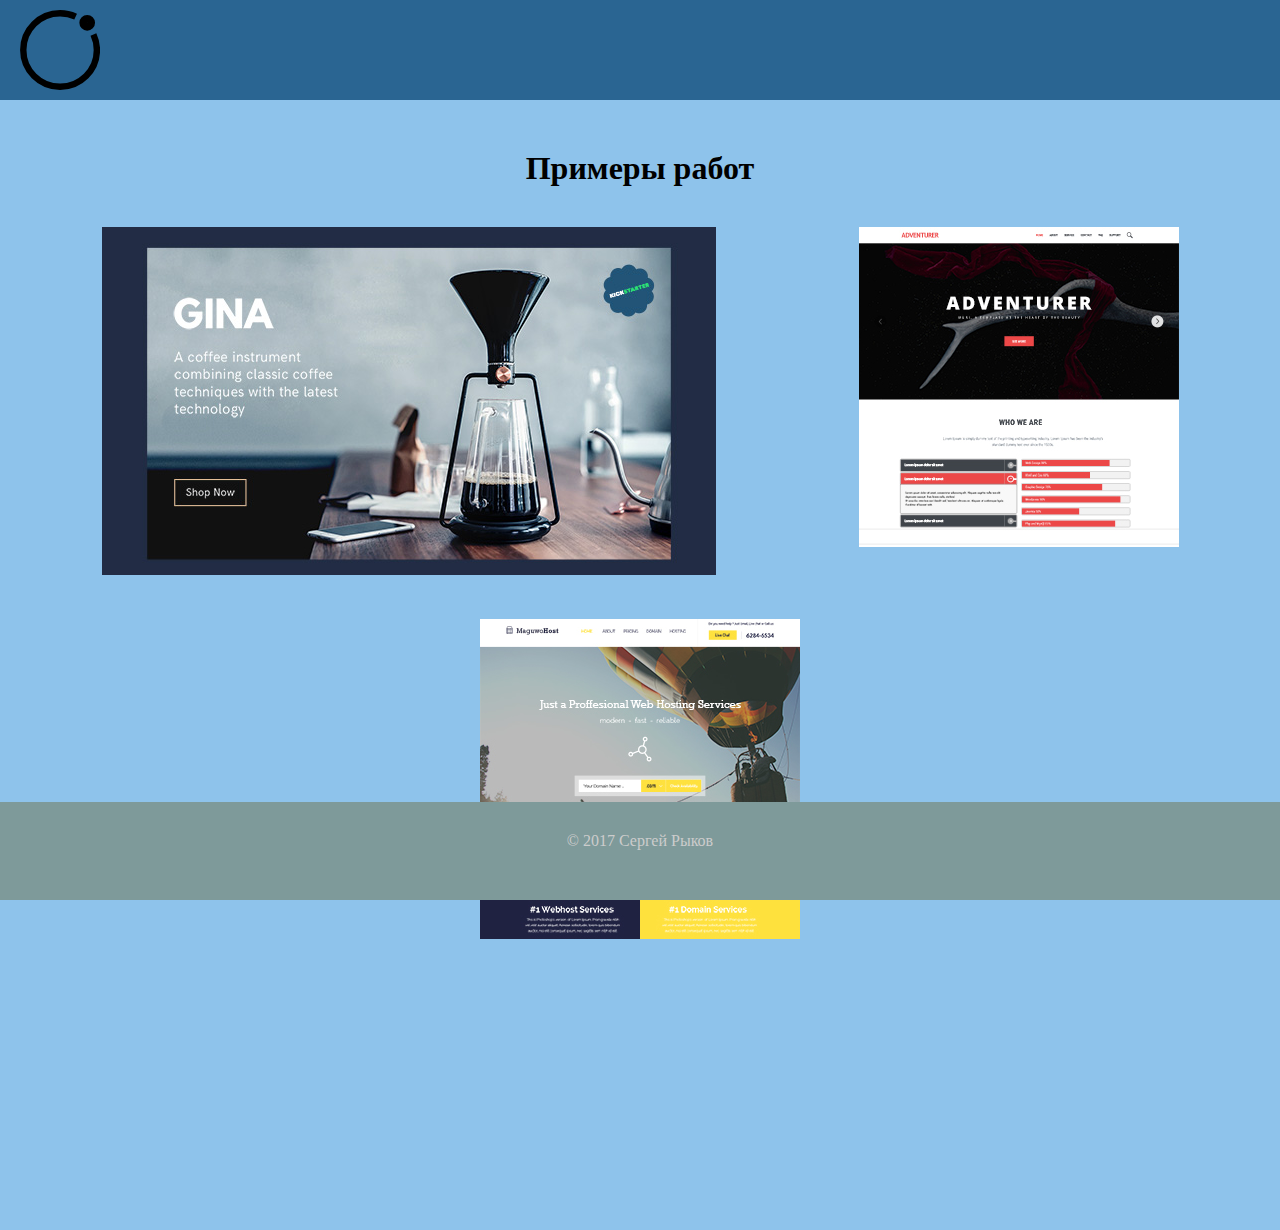
<file: index.html>
<!DOCTYPE html>
<!--
To change this license header, choose License Headers in Project Properties.
To change this template file, choose Tools | Templates
and open the template in the editor.
-->
<html>
    <head>
        <title>Примеры работ</title>
        <meta charset="UTF-8">
        <meta name="viewport" content="width=device-width, initial-scale=1.0">
        <link rel="stylesheet" href="css/style.css">
        <link rel="shortcut icon" href="favicon.ico">
    </head>
    <body>
        <header>
            <img src="img/logo.svg" width="80" height="80" alt="logo"/>

            <nav>
                <!-- comment                <ul>
                    <li><a href="">Главная</a></li>
                    <li><a href="">Портфолио</a></li>
                    <li><a href="">Контакты</a></li>
                </ul>
 -->
            </nav>
        </header>
        <div class="content">
            <h1>Примеры работ</h1>
            <div class="content__flex">
            <div class="content__wrap">
                <a href="inductrial/index.html"><img src="img/Industrial .jpg" width="614" height="348" alt="Industrial "/></a> 
            </div>
            <div class="content__wrap">
                <a href="ADVENTURER/index.html"><img src="img/Adventurer.jpg" width="320" height="320" alt="Adventurer"/></a> 
            </div>
            <div class="content__wrap">
                <a href="Maguwo_Host/index.html"><img src="img/Maguwohost.jpg" width="320" height="320" alt="Maguwohost "/></a> 
            </div>
            </div>
        </div>
        <footer>
            &copy; 2017 Сергей Рыков
        </footer>
    </body>
</html>
</file>
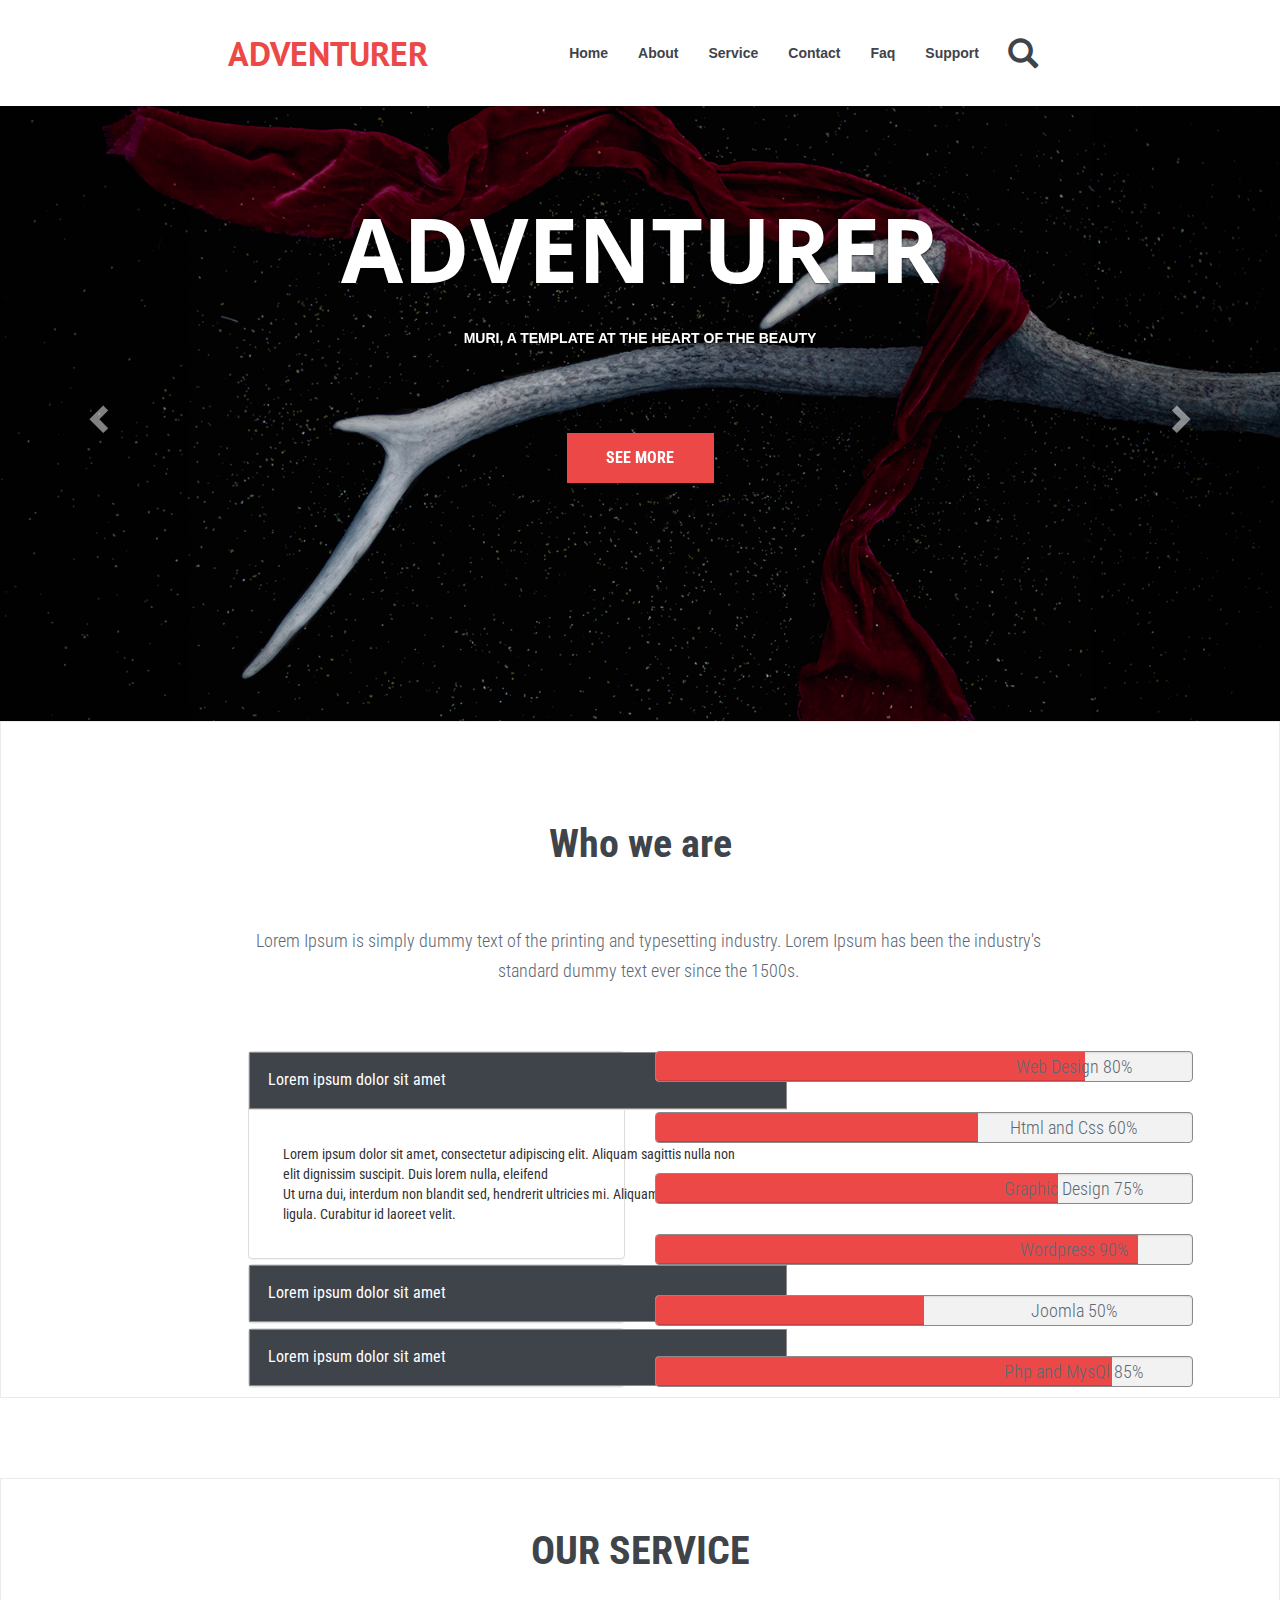
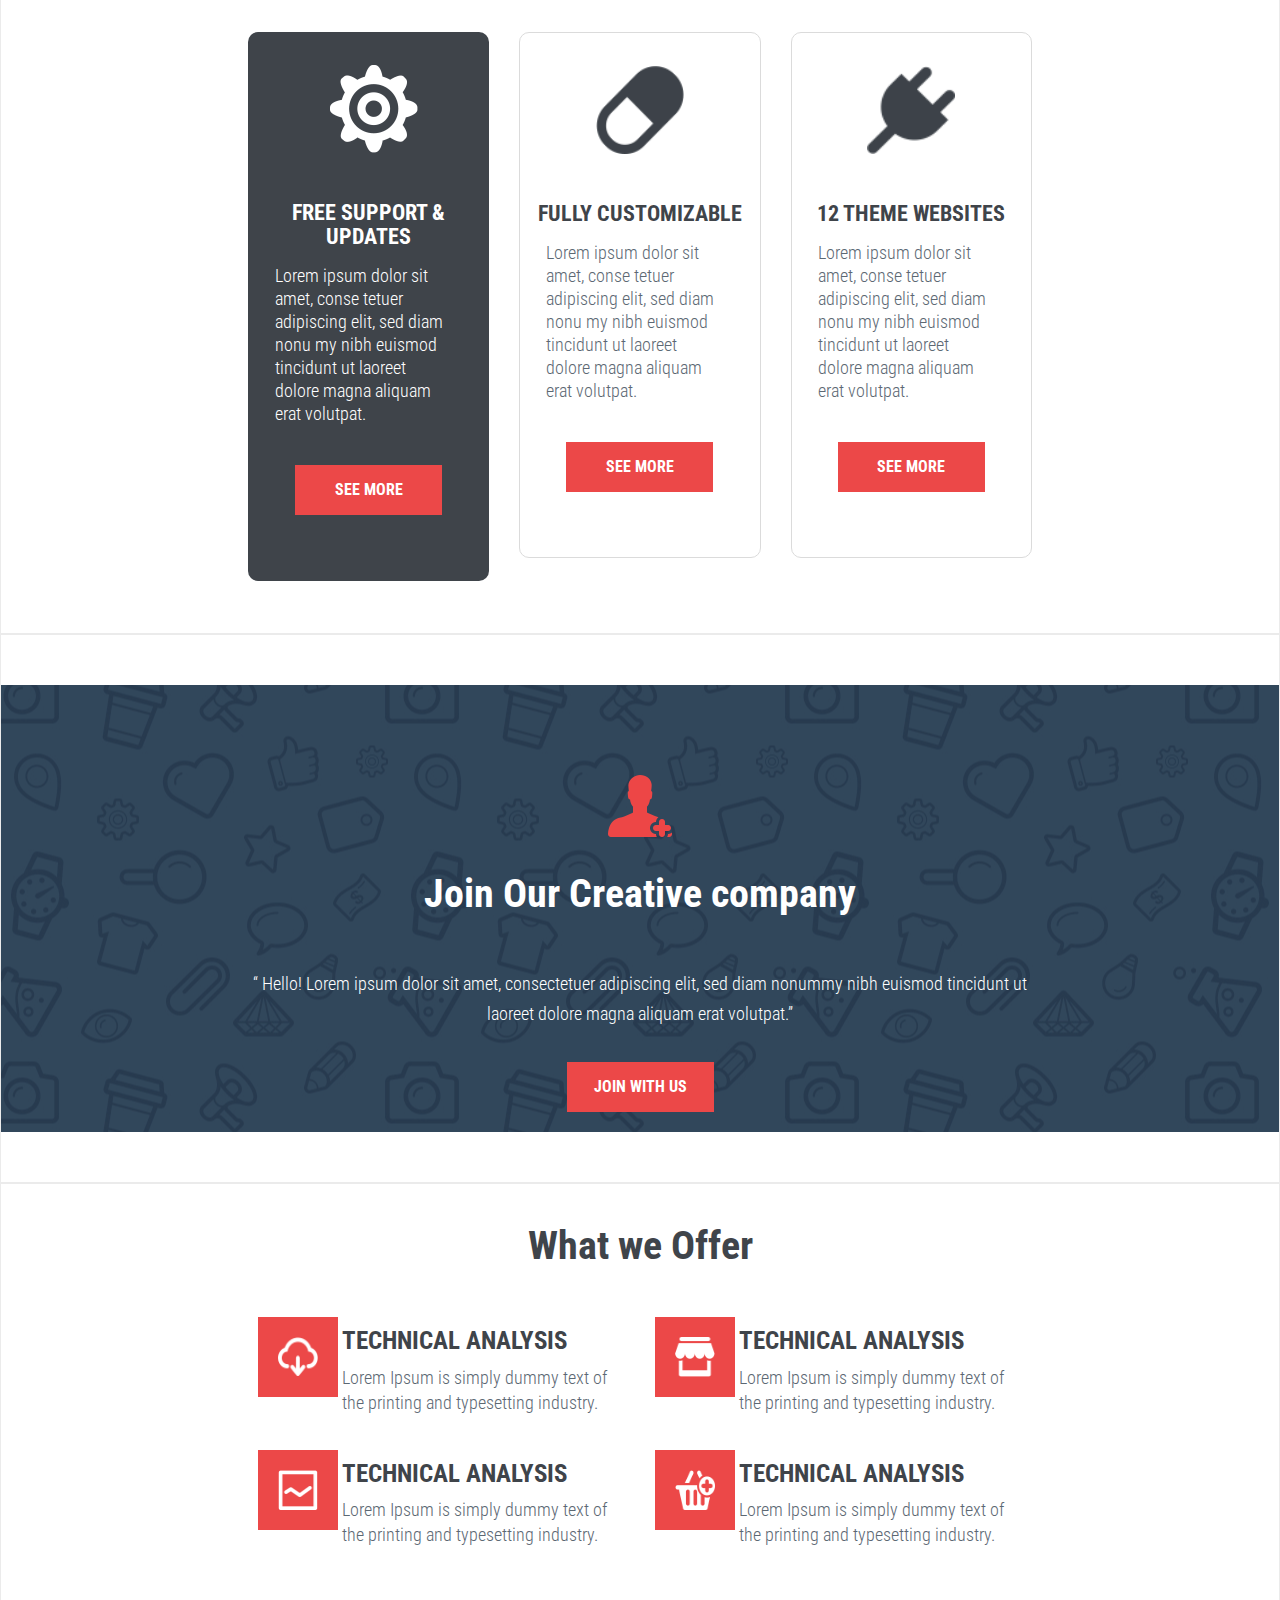
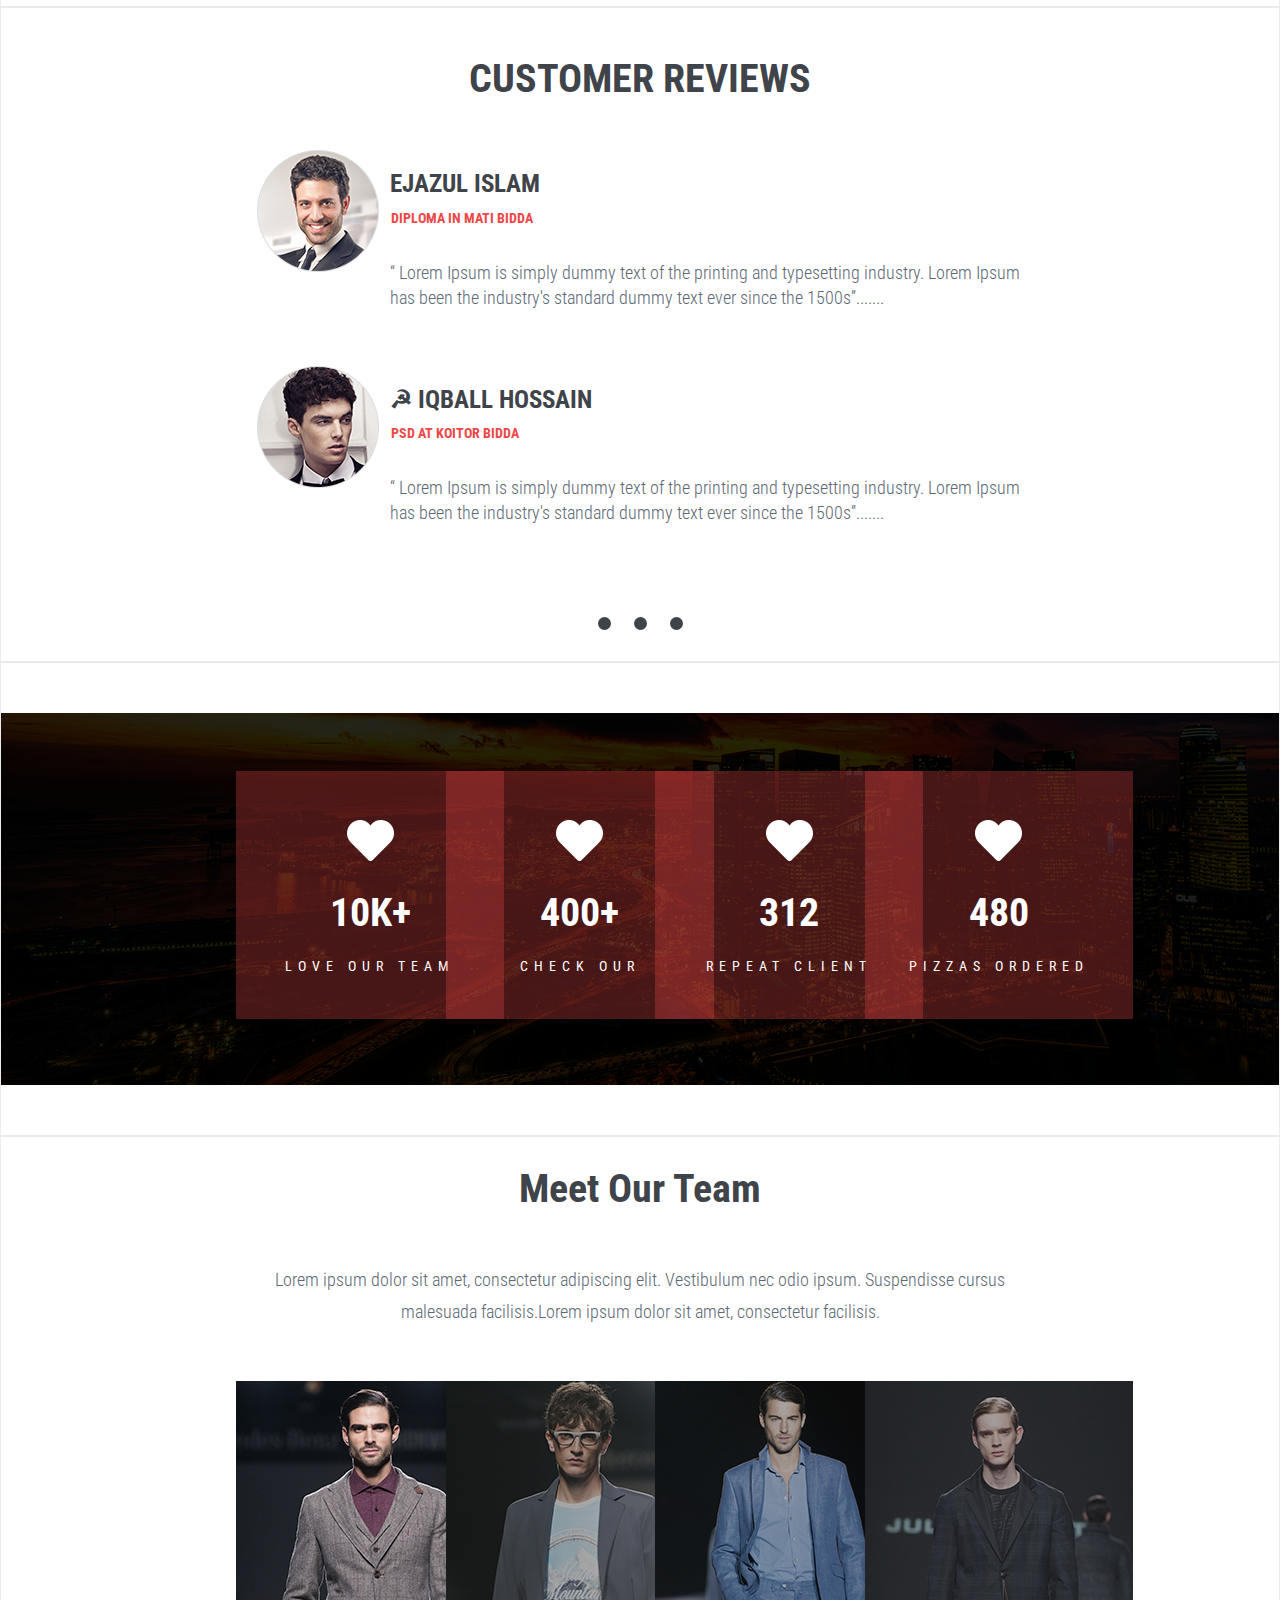
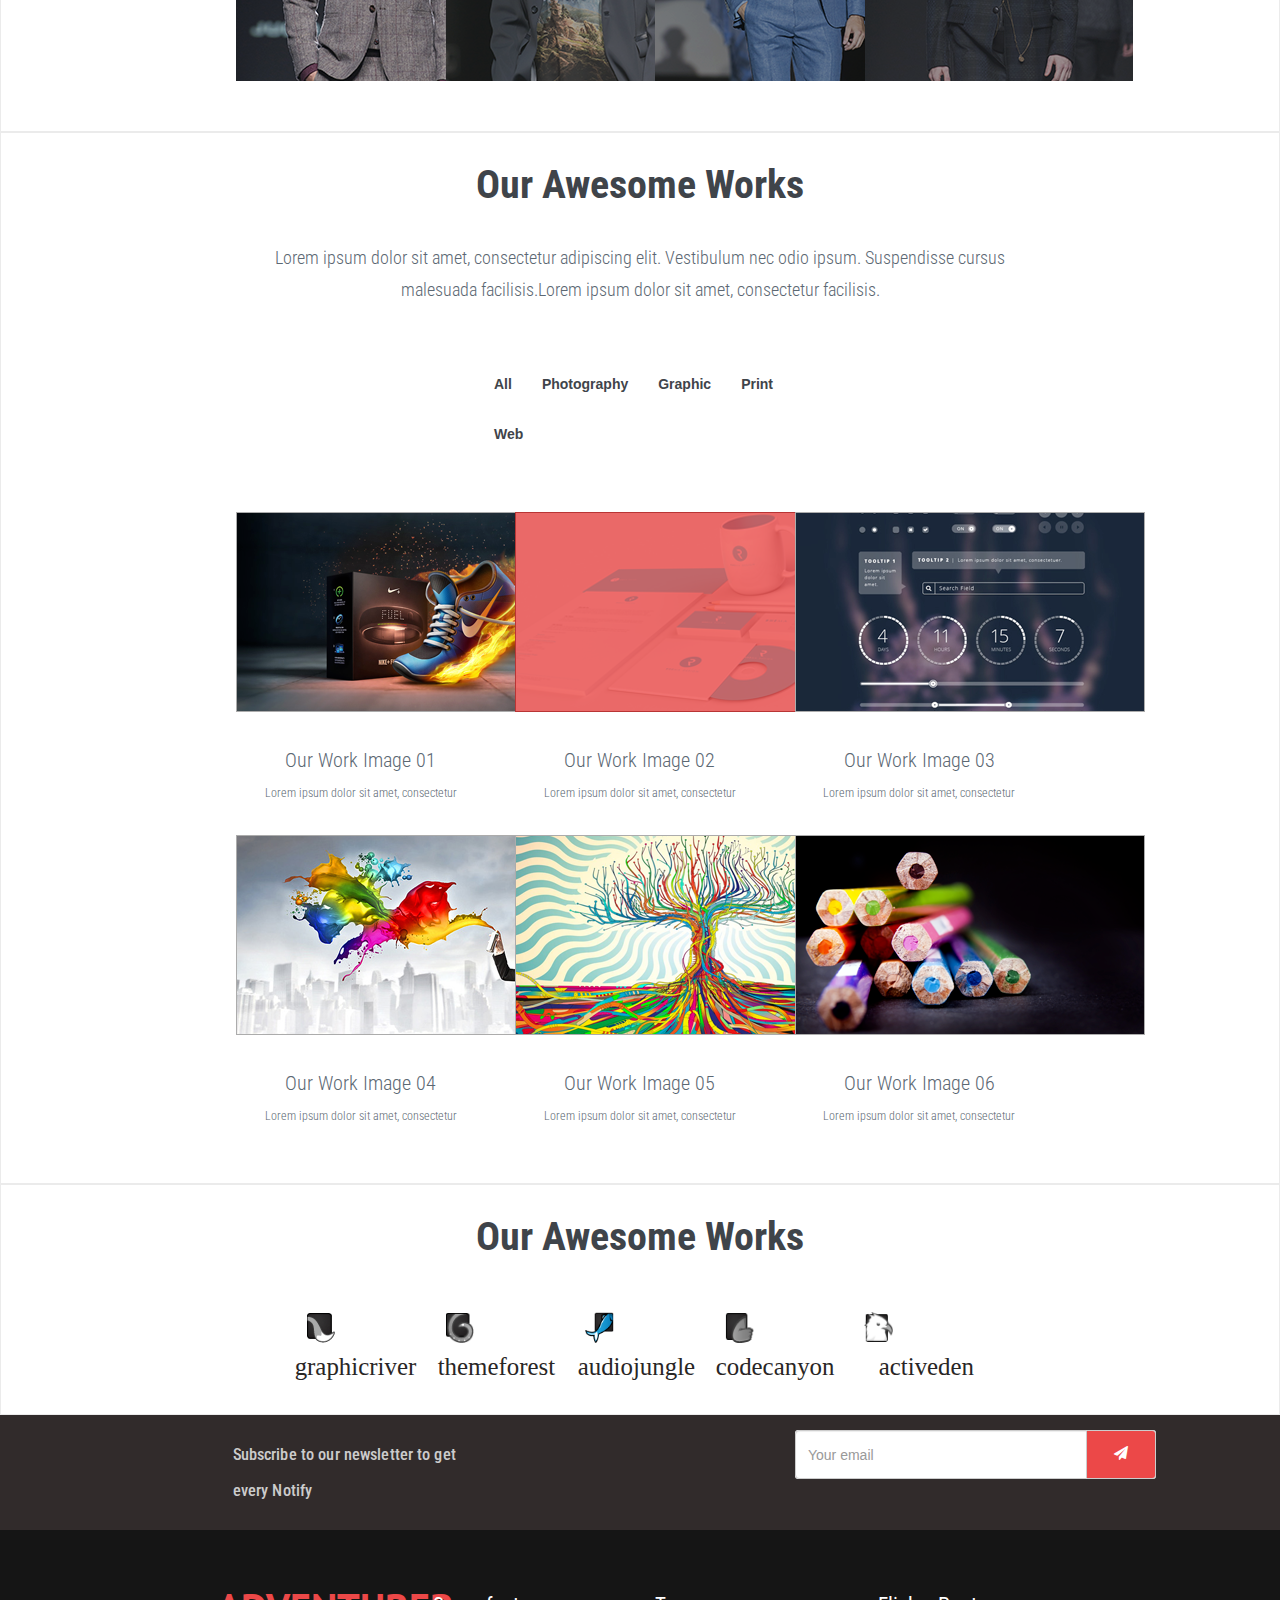
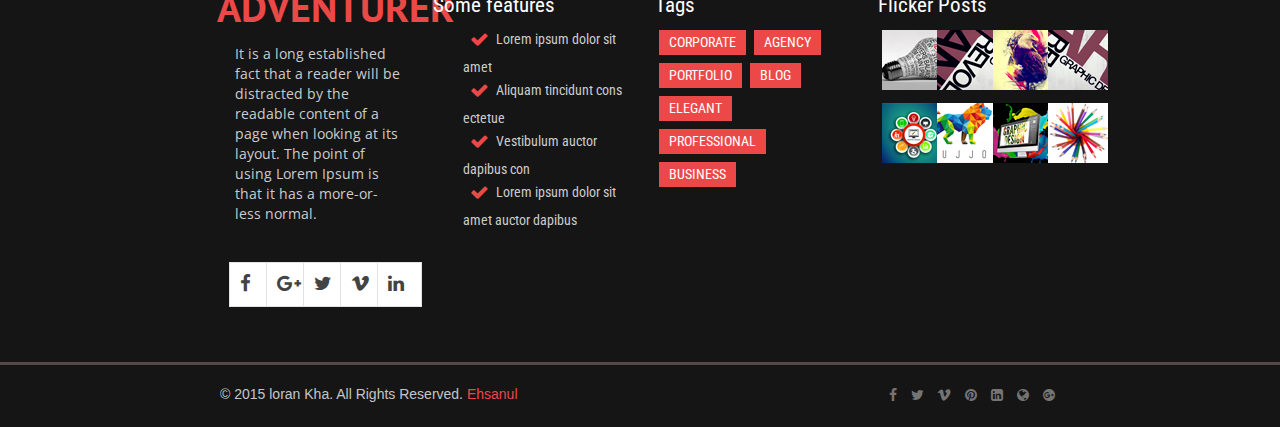
<file: ADVENTURER/index.html>
<!DOCTYPE html>
<html lang="en">
    <head>
        <meta charset="utf-8">
        <meta http-equiv="X-UA-Compatible" content="IE=edge">
        <meta name="viewport" content="width=device-width, initial-scale=1">
        <!-- The above 3 meta tags *must* come first in the head; any other head content must come *after* these tags -->
        <title>Bootstrap 101 Template</title>
        <link href="https://fonts.googleapis.com/css?family=Raleway|Roboto|Roboto+Condensed|PT+Sans|Open+Sans" rel="stylesheet">

        <!-- Bootstrap -->
        <link href="css/bootstrap.min.css" rel="stylesheet">
        <link rel="stylesheet" href="css/font-awesome.min.css">
        <!-- HTML5 shim and Respond.js for IE8 support of HTML5 elements and media queries -->
        <!-- WARNING: Respond.js doesn't work if you view the page via file:// -->
        <!--[if lt IE 9]>
          <script src="https://oss.maxcdn.com/html5shiv/3.7.3/html5shiv.min.js"></script>
          <script src="https://oss.maxcdn.com/respond/1.4.2/respond.min.js"></script>
        <![endif]-->
        <link href="css/style.css" rel="stylesheet">
    </head>
    <body>
        <div class="container-fluid">
            <nav class="navbar navbar-default">
                <div class="container-fluid">
                    <!-- Brand and toggle get grouped for better mobile display -->
                    <div class="row">
                        <div class="col-sm-12 col-md-2">
                            <div class="navbar-header">
                                <button type="button" class="navbar-toggle collapsed" data-toggle="collapse" data-target="#bs-example-navbar-collapse-1" aria-expanded="false">
                                    <span class="sr-only">Toggle navigation</span>
                                    <span class="icon-bar"></span>
                                    <span class="icon-bar"></span>
                                    <span class="icon-bar"></span>
                                </button>
                                <a class="navbar-brand" href="#">ADVENTURER</a>
                            </div>
                        </div>
                        <div class="col-sm-12 col-md-10">
                            <div class="collapse navbar-collapse" id="bs-example-navbar-collapse-1">
                                <ul class="nav navbar-nav navbar-right">
                                    <li><a href="#Home">Home<span class="sr-only">(current)</span></a></li>
                                    <li><a href="#About">About</a></li>
                                    <li><a href="#Service">Service</a></li>
                                    <li><a href="#Contact">Contact</a></li>
                                    <li><a href="#Faq">Faq</a></li>
                                    <li><a href="#Support">Support</a></li>
                                    <li><i class="glyphicon glyphicon-search"></i></li>
                                </ul>
                            </div>
                        </div>
                    </div>
                </div><!-- /.container-fluid -->
            </nav>
        </div>
        <div class="container-fluid">
            <div id="carousel-example-generic" class="carousel slide" data-ride="carousel">
                <!-- Wrapper for slides -->
                <div class="carousel-inner" role="listbox">
                    <div class="item active">
                        <img src="img/slaider.png" alt="...">
                        <div class="carousel-caption">
                            <h1>ADVENTURER</h1>
                            <p>MURI, A TEMPLATE AT THE HEART OF THE BEAUTY</p>
                            <button type="button" class="btn-more">See More</button>
                        </div>
                    </div>
                    <div class="item">
                        <img src="img/slaider.png" alt="...">
                        <div class="carousel-caption">
                            <h1>ADVENTURER</h1>
                            <p>MURI, A TEMPLATE AT THE HEART OF THE BEAUTY</p>
                            <button type="button" class="btn-more">See More</button>
                        </div>
                    </div>
                </div>
                <!-- Controls -->
                <a class="left carousel-control" href="#carousel-example-generic" role="button" data-slide="prev">
                    <span class="glyphicon glyphicon-chevron-left" aria-hidden="true"></span>
                </a>
                <a class="right carousel-control" href="#carousel-example-generic" role="button" data-slide="next">
                    <span class="glyphicon glyphicon-chevron-right" aria-hidden="true"></span>
                </a>
            </div>
        </div>
        <div class="container-fluid">
            <div class="about" id="About">
                <h1>Who we are</h1>
                <p>Lorem Ipsum is simply dummy text of the printing and typesetting industry. Lorem Ipsum has been the industry's standard dummy text ever since the 1500s.</p>
                <div class="row">
                    <div class="col-lg-6">
                        <div class="panel-group" id="accordion" role="tablist" aria-multiselectable="true">
                            <div class="panel panel-default">
                                <div class="panel-heading" role="tab" id="headingOne">
                                    <h4 class="panel-title">
                                        <a role="button" data-toggle="collapse" data-parent="#accordion" href="#collapseOne" aria-expanded="true" aria-controls="collapseOne">
                                            Lorem ipsum dolor sit amet
                                        </a>
                                    </h4>
                                </div>
                                <div id="collapseOne" class="panel-collapse collapse in" role="tabpanel" aria-labelledby="headingOne">
                                    <div class="panel-body">
                                        Lorem ipsum dolor sit amet, consectetur adipiscing elit. Aliquam sagittis nulla non elit dignissim suscipit. Duis lorem nulla, eleifend<br> 
                                        Ut urna dui, interdum non blandit sed, hendrerit ultricies mi. Aliquam at scelerisque ligula. Curabitur id laoreet velit.      </div>
                                </div>
                            </div>
                            <div class="panel panel-default">
                                <div class="panel-heading" role="tab" id="headingTwo">
                                    <h4 class="panel-title">
                                        <a class="collapsed" role="button" data-toggle="collapse" data-parent="#accordion" href="#collapseTwo" aria-expanded="false" aria-controls="collapseTwo">
                                            Lorem ipsum dolor sit amet
                                        </a>
                                    </h4>
                                </div>
                                <div id="collapseTwo" class="panel-collapse collapse" role="tabpanel" aria-labelledby="headingTwo">
                                    <div class="panel-body">
                                        Lorem ipsum dolor sit amet, consectetur adipiscing elit. Aliquam sagittis nulla non elit dignissim suscipit. Duis lorem nulla, eleifend<br>
                                        Ut urna dui, interdum non blandit sed, hendrerit ultricies mi. Aliquam at scelerisque ligula. Curabitur id laoreet velit.      </div>
                                </div>
                            </div>
                            <div class="panel panel-default">
                                <div class="panel-heading" role="tab" id="headingThree">
                                    <h4 class="panel-title">
                                        <a class="collapsed" role="button" data-toggle="collapse" data-parent="#accordion" href="#collapseThree" aria-expanded="false" aria-controls="collapseThree">
                                            Lorem ipsum dolor sit amet
                                        </a>
                                    </h4>
                                </div>
                                <div id="collapseThree" class="panel-collapse collapse" role="tabpanel" aria-labelledby="headingThree">
                                    <div class="panel-body">
                                        Lorem ipsum dolor sit amet, consectetur adipiscing elit. Aliquam sagittis nulla non elit dignissim suscipit. Duis lorem nulla, eleifend<br>
                                        Ut urna dui, interdum non blandit sed, hendrerit ultricies mi. Aliquam at scelerisque ligula. Curabitur id laoreet velit.      </div>
                                </div>
                            </div>
                        </div>
                    </div>
                    <div class="col-lg-6">
                        <div class="progress">
                            <div class="progress-bar progress-bar-danger" role="progressbar" aria-valuenow="80" aria-valuemin="0" aria-valuemax="100" style="width: 80%;">
                                <p>Web Design 80%</p>
                            </div>
                        </div>
                        <div class="progress">
                            <div class="progress-bar progress-bar-danger" role="progressbar" aria-valuenow="60" aria-valuemin="0" aria-valuemax="100" style="width: 60%;">
                                <p>Html and Css 60%</p>
                            </div>
                        </div>
                        <div class="progress">
                            <div class="progress-bar progress-bar-danger" role="progressbar" aria-valuenow="60" aria-valuemin="0" aria-valuemax="100" style="width: 75%;">
                                <p>Graphic Design 75%</p>
                            </div>
                        </div>
                        <div class="progress">
                            <div class="progress-bar progress-bar-danger" role="progressbar" aria-valuenow="60" aria-valuemin="0" aria-valuemax="100" style="width: 90%;">
                                <p>Wordpress 90%</p>
                            </div>
                        </div>
                        <div class="progress">
                            <div class="progress-bar progress-bar-danger" role="progressbar" aria-valuenow="60" aria-valuemin="0" aria-valuemax="100" style="width: 50%;">
                                <p>Joomla 50%</p>
                            </div>
                        </div>
                        <div class="progress">
                            <div class="progress-bar progress-bar-danger" role="progressbar" aria-valuenow="60" aria-valuemin="0" aria-valuemax="100" style="width: 85%;">
                                <p>Php and MysQl 85%</p>
                            </div>
                        </div>
                    </div>
                </div>
            </div>
        </div>
        <div class="container-fluid">
            <div class="servises" id="Service">
                <h1>our Service</h1>
                <div class="row">
                    <div class="col-lg-4">
                        <div class="widget_1">
                            <img src="img/COG.png" alt=""/>
                            <i class="fa-pull-left"></i>
                            <h3>Free support & updates</h3>
                            <p>Lorem ipsum dolor sit amet, conse tetuer adipiscing elit, sed diam nonu my nibh euismod tincidunt ut laoreet dolore magna aliquam erat volutpat.</p>
                            <button type="button" class="btn-more">See More</button>
                        </div>
                    </div>
                    <div class="col-lg-4">
                        <div class="widget">
                            <img src="img/PILL.png" alt=""/>
                            <h3>Fully customizable</h3>
                            <p>Lorem ipsum dolor sit amet, conse tetuer adipiscing elit, sed diam nonu my nibh euismod tincidunt ut laoreet dolore magna aliquam erat volutpat.</p>
                            <button type="button" class="btn-more">See More</button>
                        </div>
                    </div>
                    <div class="col-lg-4">
                        <div class="widget">
                            <img src="img/PLUG.png" alt=""/>
                            <h3>12 themE websites</h3>
                            <p>Lorem ipsum dolor sit amet, conse tetuer adipiscing elit, sed diam nonu my nibh euismod tincidunt ut laoreet dolore magna aliquam erat volutpat.</p>
                            <button type="button" class="btn-more">See More</button>
                        </div>
                    </div>
                </div>
            </div>
        </div>
        <div class="container-fluid">
            <div class="join">
                <div class="img">
                    <img src="img/USER _ ADD.png" width="64" height="62" alt="USER _ ADD"/>
                    <h1>Join Our Creative company</h1>
                    <p>“ Hello! Lorem ipsum dolor sit amet, consectetuer adipiscing elit, sed diam nonummy nibh euismod 
                        tincidunt ut laoreet dolore magna aliquam erat volutpat.”</p>
                    <button type="button" class="btn-more">Join with us</button>
                </div>
            </div>
        </div>
        <div class="container-fluid">
            <div class="offer">
                <h1>What we Offer</h1>
                <div class="row">
                    <div class="col-lg-6">
                        <div class="row">
                            <div class="col-lg-2">
                                <img src="img/CLOUD _ DOWNLOAD.png" width="42" height="37" alt="CLOUD _ DOWNLOAD"/>
                            </div>
                            <div class="col-lg-10">
                                <h2>technical analysis</h2>
                                <p>Lorem Ipsum is simply dummy text of the printing and 
                                    typesetting industry.</p>
                            </div>
                        </div>
                    </div>
                    <div class="col-lg-6">
                        <div class="row">
                            <div class="col-lg-2">
                                <img src="img/SHOP.png" width="42" height="37" alt="CLOUD _ DOWNLOAD"/>
                            </div>
                            <div class="col-lg-10">
                                <h2>technical analysis</h2>
                                <p>Lorem Ipsum is simply dummy text of the printing and 
                                    typesetting industry.</p>
                            </div>
                        </div>
                    </div>
                </div>
                <div class="row">
                    <div class="col-lg-6">
                        <div class="row">
                            <div class="col-lg-2">
                                <img src="img/LINE GRAPH.png" width="42" height="37" alt="CLOUD _ DOWNLOAD"/>
                            </div>
                            <div class="col-lg-10">
                                <h2>technical analysis</h2>
                                <p>Lorem Ipsum is simply dummy text of the printing and 
                                    typesetting industry.</p>
                            </div>
                        </div>
                    </div>
                    <div class="col-lg-6">
                        <div class="row">
                            <div class="col-lg-2">
                                <img src="img/BASKET _ ADD.png" width="42" height="37" alt="CLOUD _ DOWNLOAD"/>
                            </div>
                            <div class="col-lg-10">
                                <h2>technical analysis</h2>
                                <p>Lorem Ipsum is simply dummy text of the printing and 
                                    typesetting industry.</p>
                            </div>
                        </div>
                    </div> 
                </div>
            </div>
        </div>
        <div class="container-fluid">
            <div class="reviews">
                <h1>CUSTOMER REVIEWS</h1>
                <div class="row">
                    <div class="col-lg-2">
                        <img src="img/Fotoli.png" width="122" height="122" alt="Fotoli"/>
                    </div>
                    <div class="col-lg-10">
                        <h2>Ejazul islam</h2>
                        <span class="danger">Diploma In mati bidda</span>
                        <p>“ Lorem Ipsum is simply dummy text of the printing and typesetting industry. 
                            Lorem Ipsum has been the industry's standard dummy text ever since the 1500s”.......</p>
                    </div>
                </div>
                <div class="row">
                    <div class="col-lg-2">
                        <img src="img/Foto.png" width="122" height="122" alt="Fotoli"/>
                    </div>
                    <div class="col-lg-10">
                        <h2>&#9773 Iqball Hossain</h2>
                        <span class="danger">Psd at koitor bidda</span>
                        <p>“ Lorem Ipsum is simply dummy text of the printing and typesetting industry. 
                            Lorem Ipsum has been the industry's standard dummy text ever since the 1500s”.......</p>
                    </div>
                </div>
                <nav class="nav_arc" aria-label="Page navigation">
                    <ul class="pagination">
                        <li><a href="#"><div class="arc"></div></a></li>
                        <li><a href="#"><div class="arc"></div></a></li>
                        <li><a href="#"><div class="arc"></div></a></li>
                    </ul>
                </nav>
            </div>
        </div>
        <div class="container-fluid">
            <div class="conteiner_2">
                <div class="conteiner_2_img">
                    <div class="row">
                        <div class="col-lg-3">
                            <div class="baner">
                                <img src="img/HEART.png" width="47" height="41" alt="HEART"/>
                                <span class="account">10K+</span>
                                <p>Love Our Team</p>
                            </div>
                        </div>
                        <div class="col-lg-3">
                            <div class="baner">
                                <img src="img/HEART.png" width="47" height="41" alt="HEART"/>
                                <span class="account">400+</span>
                                <p>Check Our</p>
                            </div>
                        </div>
                        <div class="col-lg-3">
                            <div class="baner">
                                <img src="img/HEART.png" width="47" height="41" alt="HEART"/>
                                <span class="account">312</span>
                                <p>repeat client</p>
                            </div>
                        </div>
                        <div class="col-lg-3">
                            <div class="baner">
                                <img src="img/HEART.png" width="47" height="41" alt="HEART"/>
                                <span class="account">480</span>
                                <p>Pizzas Ordered</p>
                            </div>
                        </div>
                    </div>
                </div>
            </div>
        </div>
        <div class="container-fluid">
            <div class="team">
                <h1>Meet Our Team</h1>
                <p>Lorem ipsum dolor sit amet, consectetur adipiscing elit. Vestibulum nec odio ipsum. Suspendisse
                    cursus malesuada facilisis.Lorem ipsum dolor sit amet, consectetur facilisis.</p>
                <div class="row">
                    <div class="col-lg-3">
                        <div class="bg_team">
                            <div class="foto-3"></div>
                            <div class="hower">
                                <h2>Mahabubul Islam</h2>
                                <h3>Html-Coder</h3>
                                <div class="soc-site">
                                    <a href=""><i class="fa fa-facebook fa-lg"></i></a>
                                    <a href=""><i class="fa fa-twitter fa-lg"></i></a>
                                    <a href=""><i class="fa fa-pinterest fa-lg"></i></a>
                                    <a href=""><i class="fa fa-dribbble fa-lg"></i></a>
                                    <a href=""><i class="fa fa-behance fa-lg"></i></a>
                                </div>
                            </div>
                        </div>
                    </div>
                    <div class="col-lg-3">
                        <div class="bg_team">
                            <div class="foto-2"></div>
                            <div class="hower">
                                <h2>Mahabubul Islam</h2>
                                <h3>Html-Coder</h3>
                                <div class="soc-site">
                                    <a href=""><i class="fa fa-facebook fa-lg"></i></a>
                                    <a href=""><i class="fa fa-twitter fa-lg"></i></a>
                                    <a href=""><i class="fa fa-pinterest fa-lg"></i></a>
                                    <a href=""><i class="fa fa-dribbble fa-lg"></i></a>
                                    <a href=""><i class="fa fa-behance fa-lg"></i></a>
                                </div>
                            </div>
                        </div>
                    </div>
                    <div class="col-lg-3">
                        <div class="bg_team">
                            <div class="foto-1"></div>
                            <div class="hower">
                                <h2>Mahabubul Islam</h2>
                                <h3>Html-Coder</h3>
                                <div class="soc-site">
                                    <a href=""><i class="fa fa-facebook fa-lg"></i></a>
                                    <a href=""><i class="fa fa-twitter fa-lg"></i></a>
                                    <a href=""><i class="fa fa-pinterest fa-lg"></i></a>
                                    <a href=""><i class="fa fa-dribbble fa-lg"></i></a>
                                    <a href=""><i class="fa fa-behance fa-lg"></i></a>
                                </div>
                            </div>
                        </div>
                    </div>
                    <div class="col-lg-3">
                        <div class="bg_team">
                            <div class="foto-4"></div>
                            <!--     <img src="img/shutterstock_4.png" width="268" height="300" alt="shutterstock_1"/> comment -->
                            <div class="hower">
                                <h2>Mahabubul Islam</h2>
                                <h3>Html-Coder</h3>
                                <div class="soc-site">
                                    <a href=""><i class="fa fa-facebook fa-lg"></i></a>
                                    <a href=""><i class="fa fa-twitter fa-lg"></i></a>
                                    <a href=""><i class="fa fa-pinterest fa-lg"></i></a>
                                    <a href=""><i class="fa fa-dribbble fa-lg"></i></a>
                                    <a href=""><i class="fa fa-behance fa-lg"></i></a>
                                </div>
                            </div>
                        </div>
                    </div>
                </div>
            </div>
        </div>
        <div class="container-fluid">
            <div class="work">
                <h1>Our Awesome Works</h1>
                <p>Lorem ipsum dolor sit amet, consectetur adipiscing elit. Vestibulum nec odio ipsum. Suspendisse
                    cursus malesuada facilisis.Lorem ipsum dolor sit amet, consectetur facilisis.</p>
                <div class="container-fluid">
                    <nav class="navbar navbar-default">
                        <div class="container-fluid">
                            <!-- Brand and toggle get grouped for better mobile display -->
                            <div class="navbar-header">
                                <button type="button" class="navbar-toggle collapsed" data-toggle="collapse" data-target="#bs-example-navbar-collapse-1" aria-expanded="false">
                                    <span class="sr-only">Toggle navigation</span>
                                    <span class="icon-bar"></span>
                                    <span class="icon-bar"></span>
                                    <span class="icon-bar"></span>
                                </button>
                            </div>
                            <div class="collapse navbar-collapse">
                                <div class="work-ul">
                                    <ul class="nav navbar-nav">
                                        <li><a href="#">All</a></li>
                                        <li><a href="#">Photography</a></li>
                                        <li><a href="#">Graphic</a></li>
                                        <li><a href="#">Print</a></li>
                                        <li><a href="#">Web</a></li>
                                    </ul>
                                </div>
                            </div>
                        </div>
                    </nav>
                </div>
                <div class="row">
                    <div class="col-lg-4">
                        <img class="work-img" src="img/Layer1.png" width="350" height="200" alt="Layer1"/>
                        <h4>Our Work Image 01</h4>
                        <p>Lorem ipsum dolor sit amet, consectetur</p>
                    </div>
                    <div class="col-lg-4">
                        <img class="work-img" src="img/Layer2.png" width="350" height="200" alt="Layer1"/>
                        <h4>Our Work Image 02</h4>
                        <p>Lorem ipsum dolor sit amet, consectetur</p>
                    </div>
                    <div class="col-lg-4">
                        <img class="work-img" src="img/Layer3.png" width="350" height="200" alt="Layer1"/>
                        <h4>Our Work Image 03</h4>
                        <p>Lorem ipsum dolor sit amet, consectetur</p>
                    </div>
                </div>
                <div class="row">
                    <div class="col-lg-4">
                        <img class="work-img" src="img/Layer4.png" width="350" height="200" alt="Layer1"/>
                        <h4>Our Work Image 04</h4>
                        <p>Lorem ipsum dolor sit amet, consectetur</p>
                    </div>
                    <div class="col-lg-4">
                        <img class="work-img" src="img/Layer5.png" width="350" height="200" alt="Layer1"/>
                        <h4>Our Work Image 05</h4>
                        <p>Lorem ipsum dolor sit amet, consectetur</p>
                    </div>
                    <div class="col-lg-4">
                        <img class="work-img" src="img/Layer6.png" width="350" height="200" alt="Layer1"/>
                        <h4>Our Work Image 06</h4>
                        <p>Lorem ipsum dolor sit amet, consectetur</p>
                    </div>
                </div>
            </div>
        </div>
        <div class="container-fluid">
            <div class="client">
                <h1>Our Awesome Works</h1>
                <div class="row">
                    <div class="col-lg-2 col-lg-offset-1">
                        <img src="img/Layer-1.png" width="29" height="31" alt="Layer-1"/>
                        <h2>graphicriver</h2>
                    </div>
                    <div class="col-lg-2">
                        <img src="img/Layer-2.png" width="29" height="31" alt="Layer-1"/>
                        <h2>themeforest</h2>
                    </div>
                    <div class="col-lg-2">
                        <img src="img/Layer-3.png" width="29" height="31" alt="Layer-1"/>
                        <h2>audiojungle</h2>
                    </div>
                    <div class="col-lg-2">
                        <img src="img/Layer-4.png" width="29" height="31" alt="Layer-1"/>
                        <h2>codecanyon</h2>
                    </div>
                    <div class="col-lg-2">
                        <img src="img/Layer-5.png" width="29" height="31" alt="Layer-1"/>
                        <h2>activeden</h2>
                    </div>
                </div>
            </div>
        </div>
        <footer>
            <div class="container-fluid">
                <div class="subscribe">
                    <div class="row">
                        <div class="col-lg-4">
                            <p>Subscribe to our newsletter to get every Notify</p>
                        </div>
                        <div class="col-lg-4 col-lg-offset-4">
                            <form class="form-inline">
                                <div class="form-group">
                                    <label class="sr-only" for="exampleInputAmount">Amount (in dollars)</label>
                                    <div class="input-group">
                                        <input type="text" class="form-control" id="exampleInputAmount" placeholder="Your email">
                                        <div class="input-group-addon"><i class="fa fa-paper-plane fa-inverse"></i></div>
                                    </div>
                                </div>
                            </form>
                        </div>
                    </div>
                </div>
            </div>
            <div class="widget_footer">
                <div class="row">
                    <div class="col-lg-3">
                        <h1>ADVENTURER</h1>
                        <p>It is a long established fact that a reader will be distracted by the readable content of a page when looking at its layout. 
                            The point of using Lorem Ipsum is that it has a more-or-less normal.</p>
                        <div class="social-bar">
                            <div class="row">
                                <div class="col-lg-2 col-lg-offset-1">
                                    <div class="icon">
                                        <i class="fa fa-lg fa-facebook"></i>
                                    </div>
                                </div>
                                <div class="col-lg-2">
                                    <div class="icon">
                                        <i class="fa fa-lg fa-google-plus"></i>
                                    </div>
                                </div>
                                <div class="col-lg-2">
                                    <div class="icon">
                                        <i class="fa fa-lg fa-twitter"></i>
                                    </div>
                                </div>
                                <div class="col-lg-2">
                                    <div class="icon">
                                        <i class="fa fa-lg fa-vimeo"></i>
                                    </div>
                                </div>
                                <div class="col-lg-2">
                                    <div class="icon">
                                        <i class="fa fa-lg fa-linkedin"></i>
                                    </div>
                                </div>
                            </div>
                        </div>
                    </div>

                    <div class="col-lg-3">
                        <h3>Some features</h3>
                        <div class="some">
                            <ul class="fa-ul">
                                <li><i class="fa fa-lg fa-check"></i>Lorem ipsum dolor sit amet</li>
                                <li><i class="fa fa-lg fa-check"></i>Aliquam tincidunt cons ectetue</li>
                                <li><i class="fa fa-lg fa-check"></i>Vestibulum auctor dapibus con</li>
                                <li><i class="fa fa-lg fa-check"></i>Lorem ipsum dolor sit amet auctor dapibus</li>
                            </ul>
                        </div>
                    </div>
                    <div class="col-lg-3">
                        <div class="tags">
                            <h3>Tags</h3>
                            <ul>
                                <li><a href="">corporate</a></li>
                                <li><a href="">agency</a></li>
                                <li><a href="">portfolio</a></li>
                                <li><a href="">blog</a></li>
                                <li><a href="">elegant</a></li>
                                <li><a href="">professional</a></li>
                                <li><a href="">business</a></li>
                            </ul>
                        </div>
                    </div>
                    <div class="col-lg-3">
                        <h3>Flicker Posts</h3>
                        <div class="post">
                            <div class="row">
                                <div class="col-lg-3">
                                    <img class="post-img" src="img/Rectangle36-1.png" width="60" height="60" alt="Rectangle36-1"/>
                                </div>
                                <div class="col-lg-3">
                                    <img class="post-img" src="img/Rectangle36-2.png" width="60" height="60" alt="Rectangle36-2"/>
                                </div>
                                <div class="col-lg-3">
                                    <img class="post-img" src="img/Rectangle36-3.png" width="60" height="60" alt="Rectangle36-3"/>
                                </div>
                                <div class="col-lg-3">
                                    <img class="post-img" src="img/Rectangle36-4.png" width="60" height="60" alt="Rectangle36-4"/>
                                </div>
                            </div>
                            <div class="row">
                                <div class="col-lg-3">
                                    <img class="post-img" src="img/Rectangle36-5.png" width="60" height="60" alt="Rectangle36-5"/>
                                </div>
                                <div class="col-lg-3">
                                    <img class="post-img" src="img/Rectangle36-6.png" width="60" height="60" alt="Rectangle36-6"/>
                                </div>
                                <div class="col-lg-3">
                                    <img class="post-img" src="img/Rectangle36-7.png" width="60" height="60" alt="Rectangle36-7"/>
                                </div>
                                <div class="col-lg-3">
                                    <img class="post-img" src="img/Rectangle36-8.png" width="60" height="60" alt="Rectangle36-8"/>
                                </div>
                            </div>
                        </div>
                    </div>
                </div>
            </div>
            <div class="container-fluid">
                <div class="copyrite">
                    <p>&COPY; 2015 loran Kha. All Rights Reserved. <span>Ehsanul</span></p>
                    <ul class="social">
                        <li><i class="fa fa-facebook"></i></li>
                        <li><i class="fa fa-twitter"></i></li>
                        <li><i class="fa fa-vimeo"></i></li>
                        <li><i class="fa fa-pinterest"></i></li>
                        <li><i class="fa fa-linkedin-square"></i></li>
                        <li><i class="fa fa-globe"></i></li>
                        <li><i class="fa fa-google-plus-circle"></i></li>
                    </ul>
                </div>
            </div>
        </footer>

        <!-- jQuery (necessary for Bootstrap's JavaScript plugins) -->
        <script src="https://ajax.googleapis.com/ajax/libs/jquery/1.12.4/jquery.min.js"></script>
        <!-- Include all compiled plugins (below), or include individual files as needed -->
        <script src="js/bootstrap.min.js"></script>
    </body>
</html>
</file>
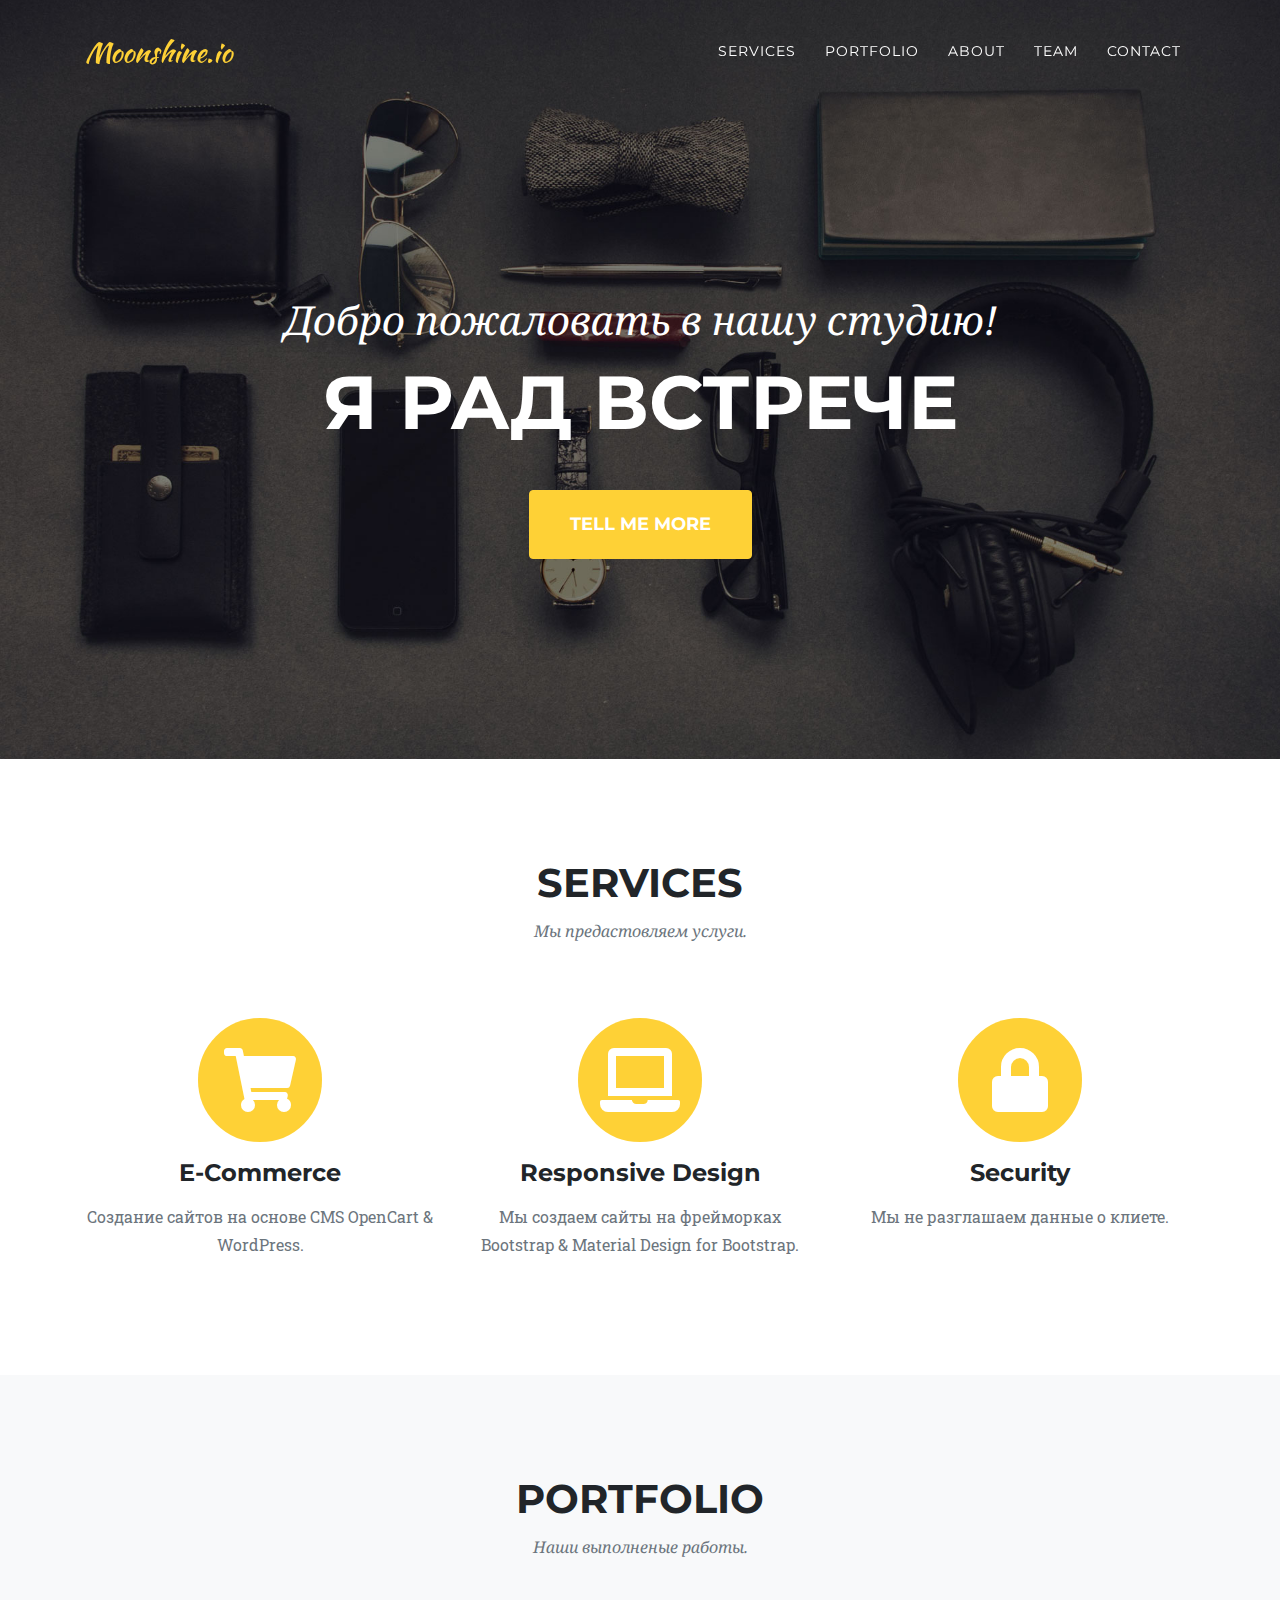
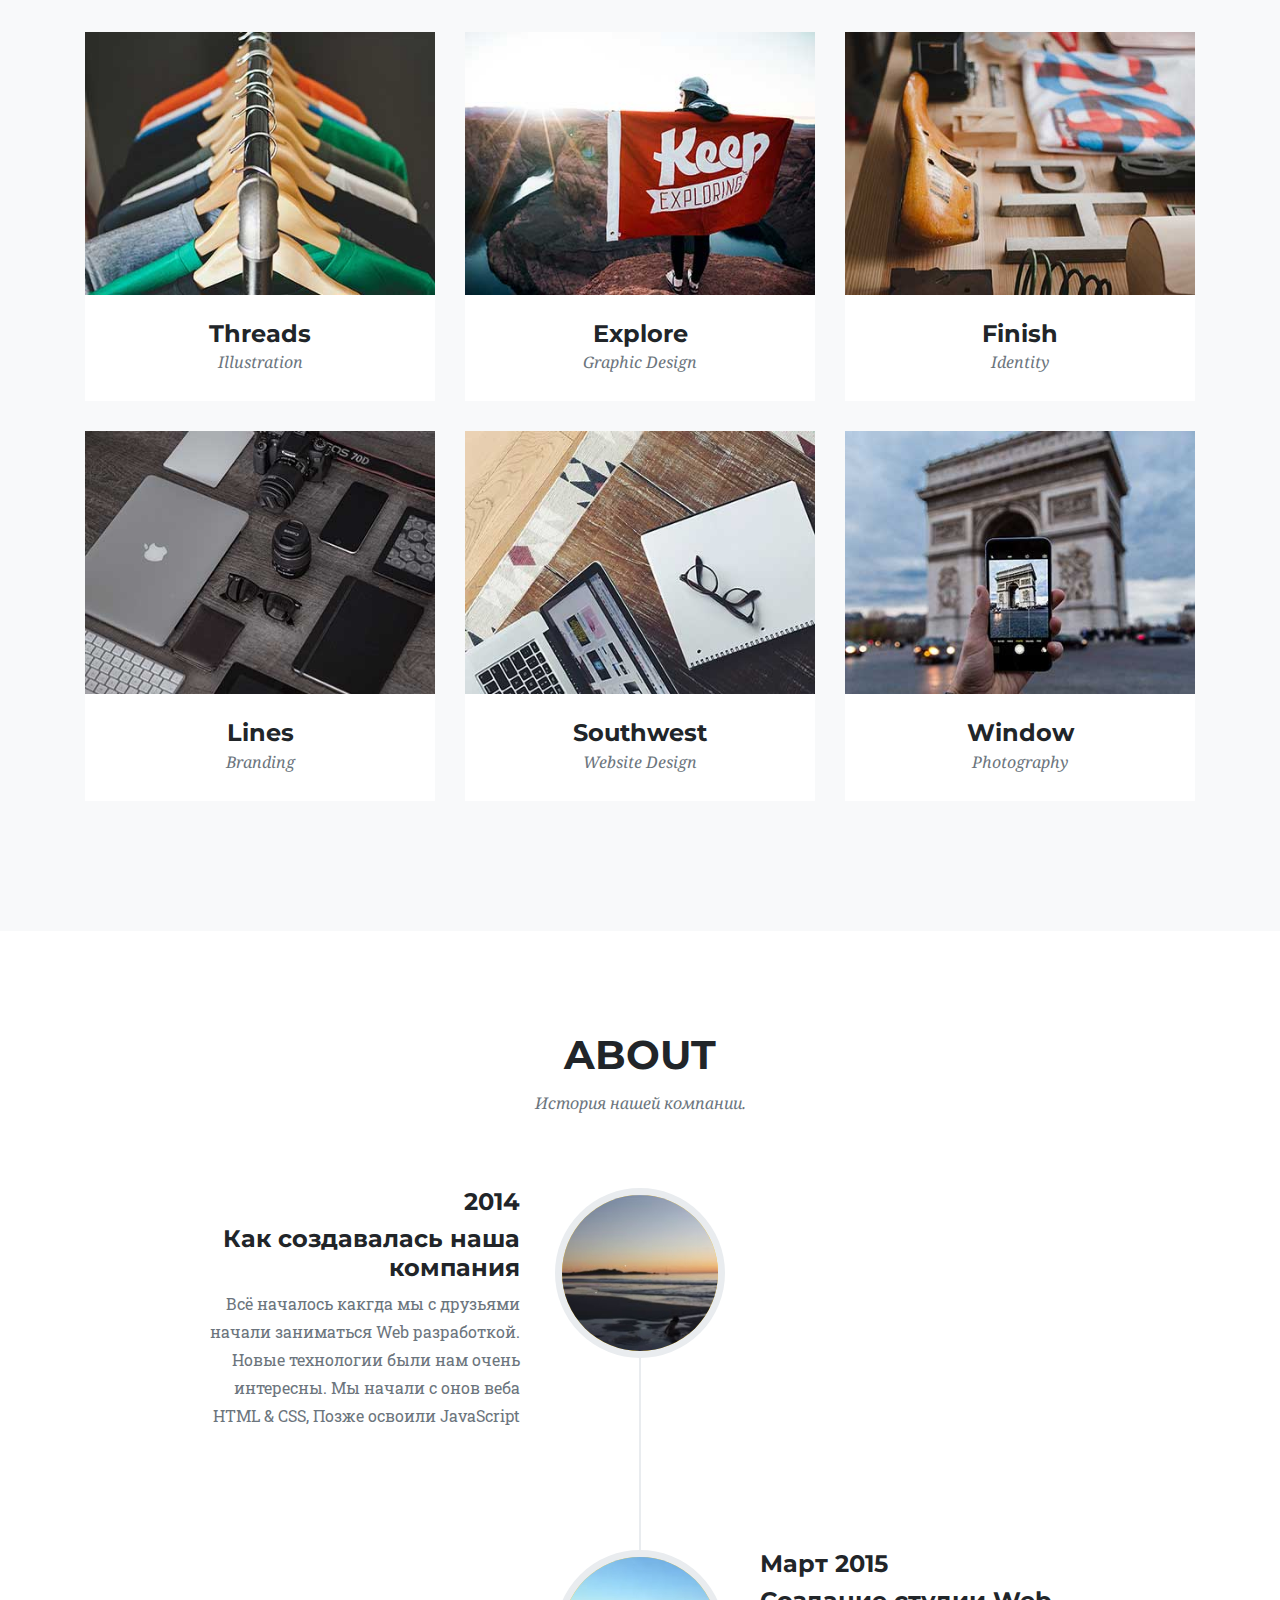
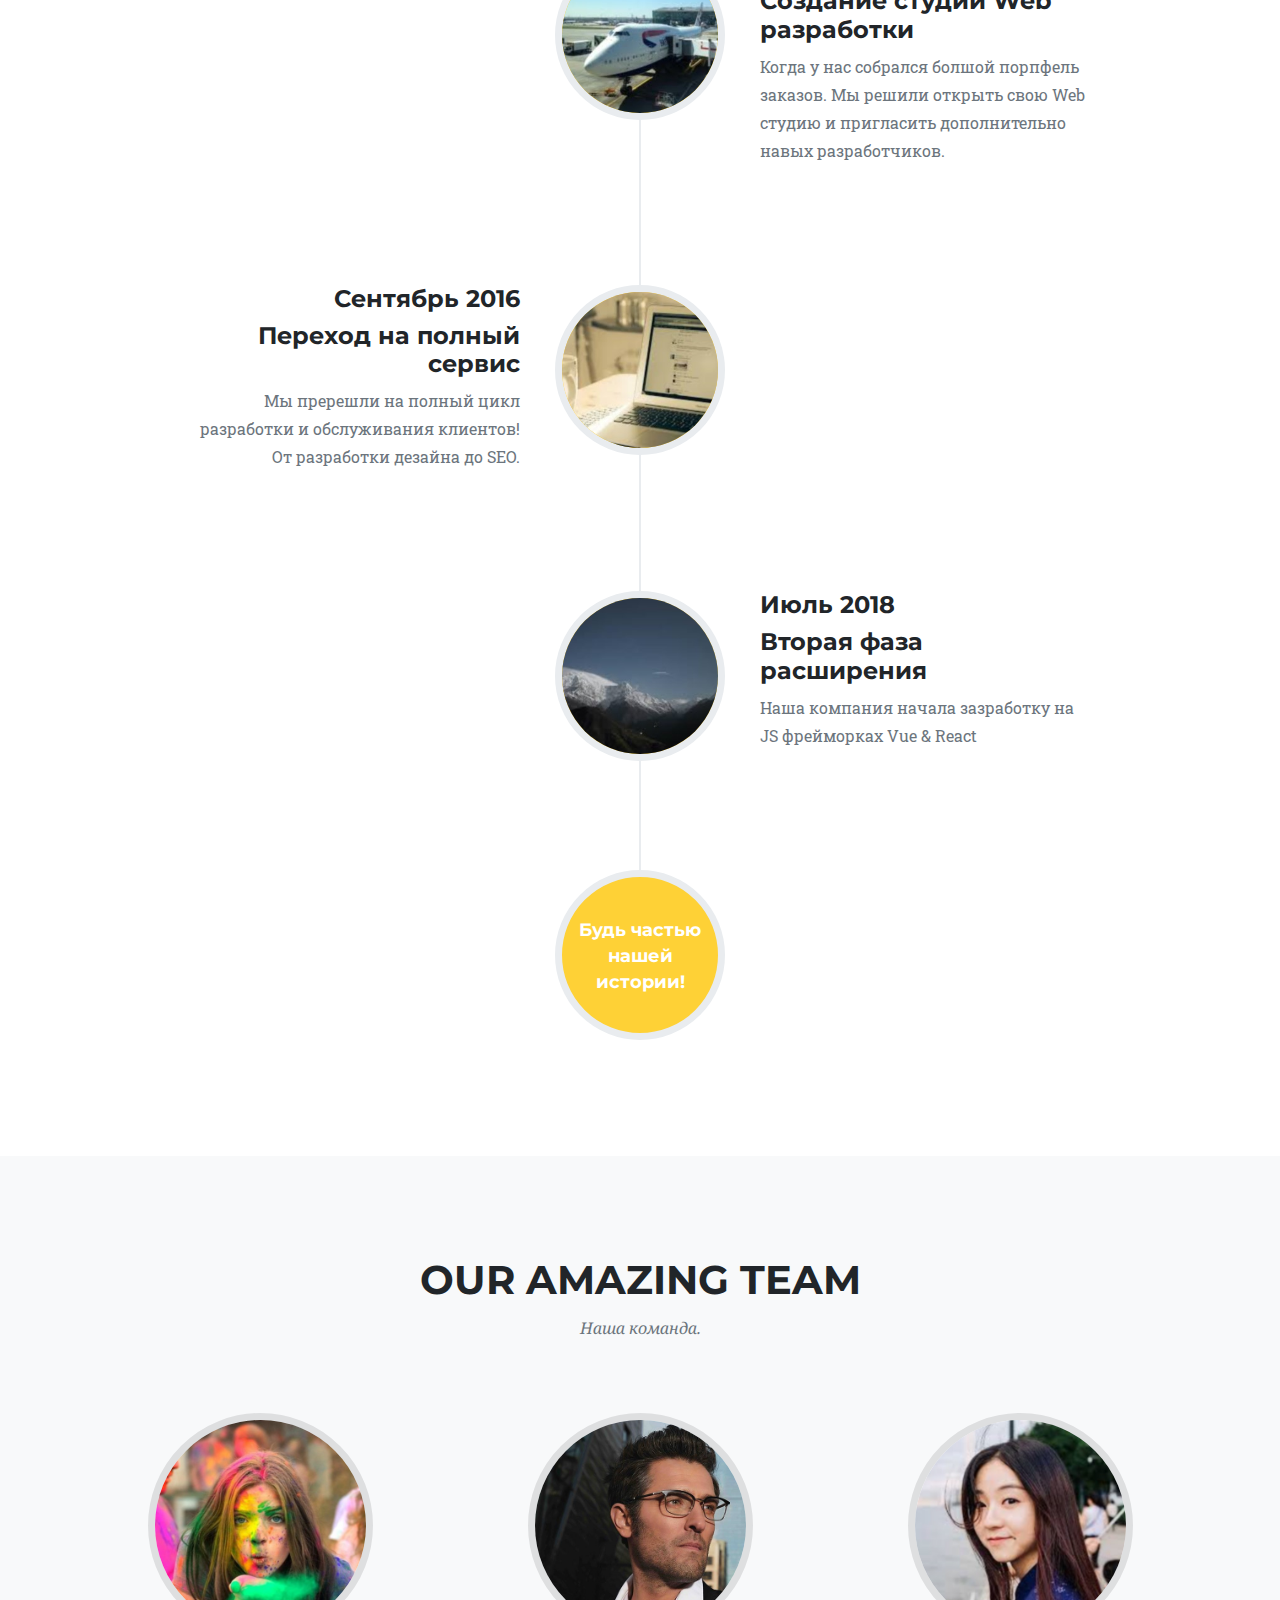
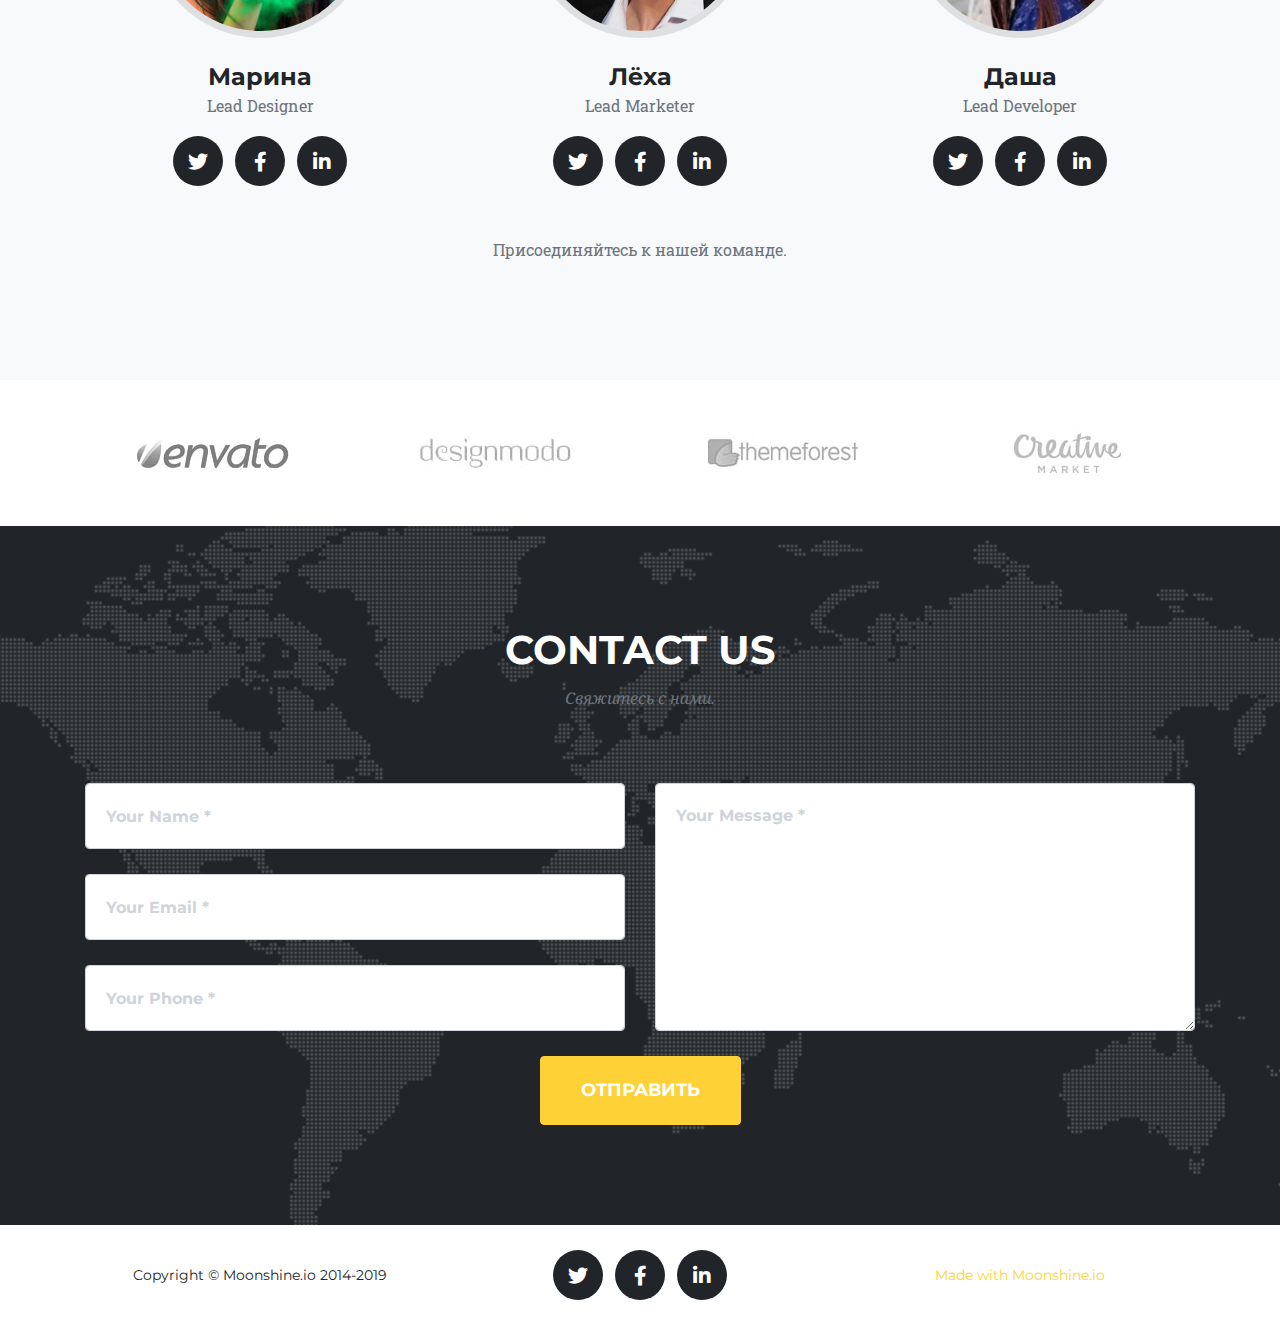
<file: bootstrap4/index.html>
<!DOCTYPE html>
<html lang="en">

    <head>

        <meta charset="utf-8">
        <meta name="viewport" content="width=device-width, initial-scale=1, shrink-to-fit=no">
        <meta name="description" content="">
        <meta name="author" content="">

        <title>Agency - Start Bootstrap Theme</title>

        <!-- Bootstrap core CSS -->
        <link href="vendor/bootstrap/css/bootstrap.min.css" rel="stylesheet">

        <!-- Custom fonts for this template -->
        <link href="vendor/fontawesome-free/css/all.min.css" rel="stylesheet" type="text/css">
        <link href="https://fonts.googleapis.com/css?family=Montserrat:400,700" rel="stylesheet" type="text/css">
        <link href='https://fonts.googleapis.com/css?family=Kaushan+Script' rel='stylesheet' type='text/css'>
        <link href='https://fonts.googleapis.com/css?family=Droid+Serif:400,700,400italic,700italic' rel='stylesheet' type='text/css'>
        <link href='https://fonts.googleapis.com/css?family=Roboto+Slab:400,100,300,700' rel='stylesheet' type='text/css'>

        <!-- Custom styles for this template -->
        <link href="css/agency.min.css" rel="stylesheet">

    </head>

    <body id="page-top">

        <!-- Navigation -->
        <nav class="navbar navbar-expand-lg navbar-dark fixed-top" id="mainNav">
            <div class="container">
                <a class="navbar-brand js-scroll-trigger" href="#page-top">Moonshine.io</a>
                <button class="navbar-toggler navbar-toggler-right" type="button" data-toggle="collapse" data-target="#navbarResponsive" aria-controls="navbarResponsive" aria-expanded="false" aria-label="Toggle navigation">
                    Menu
                    <i class="fas fa-bars"></i>
                </button>
                <div class="collapse navbar-collapse" id="navbarResponsive">
                    <ul class="navbar-nav text-uppercase ml-auto">
                        <li class="nav-item">
                            <a class="nav-link js-scroll-trigger" href="#services">Services</a>
                        </li>
                        <li class="nav-item">
                            <a class="nav-link js-scroll-trigger" href="#portfolio">Portfolio</a>
                        </li>
                        <li class="nav-item">
                            <a class="nav-link js-scroll-trigger" href="#about">About</a>
                        </li>
                        <li class="nav-item">
                            <a class="nav-link js-scroll-trigger" href="#team">Team</a>
                        </li>
                        <li class="nav-item">
                            <a class="nav-link js-scroll-trigger" href="#contact">Contact</a>
                        </li>
                    </ul>
                </div>
            </div>
        </nav>

        <!-- Header -->
        <header class="masthead">
            <div class="container">
                <div class="intro-text">
                    <div class="intro-lead-in">Добро пожаловать в нашу студию!</div>
                    <div class="intro-heading text-uppercase">Я РАД ВСТРЕЧЕ</div>
                    <a class="btn btn-primary btn-xl text-uppercase js-scroll-trigger" href="#services">Tell Me More</a>
                </div>
            </div>
        </header>

        <!-- Services -->
        <section class="page-section" id="services">
            <div class="container">
                <div class="row">
                    <div class="col-lg-12 text-center">
                        <h2 class="section-heading text-uppercase">Services</h2>
                        <h3 class="section-subheading text-muted">Мы предастовляем услуги.</h3>
                    </div>
                </div>
                <div class="row text-center">
                    <div class="col-md-4">
                        <span class="fa-stack fa-4x">
                            <i class="fas fa-circle fa-stack-2x text-primary"></i>
                            <i class="fas fa-shopping-cart fa-stack-1x fa-inverse"></i>
                        </span>
                        <h4 class="service-heading">E-Commerce</h4>
                        <p class="text-muted">Создание сайтов на основе CMS OpenCart & WordPress.</p>
                    </div>
                    <div class="col-md-4">
                        <span class="fa-stack fa-4x">
                            <i class="fas fa-circle fa-stack-2x text-primary"></i>
                            <i class="fas fa-laptop fa-stack-1x fa-inverse"></i>
                        </span>
                        <h4 class="service-heading">Responsive Design</h4>
                        <p class="text-muted">Мы создаем сайты на фрейморках Bootstrap & Material Design for Bootstrap.</p>
                    </div>
                    <div class="col-md-4">
                        <span class="fa-stack fa-4x">
                            <i class="fas fa-circle fa-stack-2x text-primary"></i>
                            <i class="fas fa-lock fa-stack-1x fa-inverse"></i>
                        </span>
                        <h4 class="service-heading">Security</h4>
                        <p class="text-muted">Мы не разглашаем данные о клиете.</p>
                    </div>
                </div>
            </div>
        </section>

        <!-- Portfolio Grid -->
        <section class="bg-light page-section" id="portfolio">
            <div class="container">
                <div class="row">
                    <div class="col-lg-12 text-center">
                        <h2 class="section-heading text-uppercase">Portfolio</h2>
                        <h3 class="section-subheading text-muted">Наши выполненые работы.</h3>
                    </div>
                </div>
                <div class="row">
                    <div class="col-md-4 col-sm-6 portfolio-item">
                        <a class="portfolio-link" data-toggle="modal" href="#portfolioModal1">
                            <div class="portfolio-hover">
                                <div class="portfolio-hover-content">
                                    <i class="fas fa-plus fa-3x"></i>
                                </div>
                            </div>
                            <img class="img-fluid" src="img/portfolio/01-thumbnail.jpg" alt="">
                        </a>
                        <div class="portfolio-caption">
                            <h4>Threads</h4>
                            <p class="text-muted">Illustration</p>
                        </div>
                    </div>
                    <div class="col-md-4 col-sm-6 portfolio-item">
                        <a class="portfolio-link" data-toggle="modal" href="#portfolioModal2">
                            <div class="portfolio-hover">
                                <div class="portfolio-hover-content">
                                    <i class="fas fa-plus fa-3x"></i>
                                </div>
                            </div>
                            <img class="img-fluid" src="img/portfolio/02-thumbnail.jpg" alt="">
                        </a>
                        <div class="portfolio-caption">
                            <h4>Explore</h4>
                            <p class="text-muted">Graphic Design</p>
                        </div>
                    </div>
                    <div class="col-md-4 col-sm-6 portfolio-item">
                        <a class="portfolio-link" data-toggle="modal" href="#portfolioModal3">
                            <div class="portfolio-hover">
                                <div class="portfolio-hover-content">
                                    <i class="fas fa-plus fa-3x"></i>
                                </div>
                            </div>
                            <img class="img-fluid" src="img/portfolio/03-thumbnail.jpg" alt="">
                        </a>
                        <div class="portfolio-caption">
                            <h4>Finish</h4>
                            <p class="text-muted">Identity</p>
                        </div>
                    </div>
                    <div class="col-md-4 col-sm-6 portfolio-item">
                        <a class="portfolio-link" data-toggle="modal" href="#portfolioModal4">
                            <div class="portfolio-hover">
                                <div class="portfolio-hover-content">
                                    <i class="fas fa-plus fa-3x"></i>
                                </div>
                            </div>
                            <img class="img-fluid" src="img/portfolio/04-thumbnail.jpg" alt="">
                        </a>
                        <div class="portfolio-caption">
                            <h4>Lines</h4>
                            <p class="text-muted">Branding</p>
                        </div>
                    </div>
                    <div class="col-md-4 col-sm-6 portfolio-item">
                        <a class="portfolio-link" data-toggle="modal" href="#portfolioModal5">
                            <div class="portfolio-hover">
                                <div class="portfolio-hover-content">
                                    <i class="fas fa-plus fa-3x"></i>
                                </div>
                            </div>
                            <img class="img-fluid" src="img/portfolio/05-thumbnail.jpg" alt="">
                        </a>
                        <div class="portfolio-caption">
                            <h4>Southwest</h4>
                            <p class="text-muted">Website Design</p>
                        </div>
                    </div>
                    <div class="col-md-4 col-sm-6 portfolio-item">
                        <a class="portfolio-link" data-toggle="modal" href="#portfolioModal6">
                            <div class="portfolio-hover">
                                <div class="portfolio-hover-content">
                                    <i class="fas fa-plus fa-3x"></i>
                                </div>
                            </div>
                            <img class="img-fluid" src="img/portfolio/06-thumbnail.jpg" alt="">
                        </a>
                        <div class="portfolio-caption">
                            <h4>Window</h4>
                            <p class="text-muted">Photography</p>
                        </div>
                    </div>
                </div>
            </div>
        </section>

        <!-- About -->
        <section class="page-section" id="about">
            <div class="container">
                <div class="row">
                    <div class="col-lg-12 text-center">
                        <h2 class="section-heading text-uppercase">About</h2>
                        <h3 class="section-subheading text-muted">История нашей компании.</h3>
                    </div>
                </div>
                <div class="row">
                    <div class="col-lg-12">
                        <ul class="timeline">
                            <li>
                                <div class="timeline-image">
                                    <img class="rounded-circle img-fluid" src="img/about/1.jpg" alt="">
                                </div>
                                <div class="timeline-panel">
                                    <div class="timeline-heading">
                                        <h4>2014</h4>
                                        <h4 class="subheading">Как создавалась наша компания</h4>
                                    </div>
                                    <div class="timeline-body">
                                        <p class="text-muted">Всё началось какгда мы с друзьями начали заниматься Web разработкой. Новые технологии были нам очень интересны. Мы начали с онов веба HTML & CSS, Позже освоили JavaScript</p>
                                    </div>
                                </div>
                            </li>
                            <li class="timeline-inverted">
                                <div class="timeline-image">
                                    <img class="rounded-circle img-fluid" src="img/about/2.jpg" alt="">
                                </div>
                                <div class="timeline-panel">
                                    <div class="timeline-heading">
                                        <h4>Март 2015</h4>
                                        <h4 class="subheading">Создание студии Web разработки</h4>
                                    </div>
                                    <div class="timeline-body">
                                        <p class="text-muted">Когда у нас собрался болшой порпфель заказов. Мы решили открыть свою Web студию и пригласить дополнительно навых разработчиков.</p>
                                    </div>
                                </div>
                            </li>
                            <li>
                                <div class="timeline-image">
                                    <img class="rounded-circle img-fluid" src="img/about/3.jpg" alt="">
                                </div>
                                <div class="timeline-panel">
                                    <div class="timeline-heading">
                                        <h4>Сентябрь 2016</h4>
                                        <h4 class="subheading">Переход на полный сервис</h4>
                                    </div>
                                    <div class="timeline-body">
                                        <p class="text-muted">Мы пререшли на полный цикл разработки и обслуживания клиентов! От разработки дезайна до SEO.</p>
                                    </div>
                                </div>
                            </li>
                            <li class="timeline-inverted">
                                <div class="timeline-image">
                                    <img class="rounded-circle img-fluid" src="img/about/4.jpg" alt="">
                                </div>
                                <div class="timeline-panel">
                                    <div class="timeline-heading">
                                        <h4>Июль 2018</h4>
                                        <h4 class="subheading">Вторая фаза расширения</h4>
                                    </div>
                                    <div class="timeline-body">
                                        <p class="text-muted">Наша компания начала зазработку на JS фрейморках Vue & React</p>
                                    </div>
                                </div>
                            </li>
                            <li class="timeline-inverted">
                                <div class="timeline-image">
                                    <h4>Будь частью<br>
                                        нашей<br>
                                        истории!</h4>
                                </div>
                            </li>
                        </ul>
                    </div>
                </div>
            </div>
        </section>

        <!-- Team -->
        <section class="bg-light page-section" id="team">
            <div class="container">
                <div class="row">
                    <div class="col-lg-12 text-center">
                        <h2 class="section-heading text-uppercase">Our Amazing Team</h2>
                        <h3 class="section-subheading text-muted">Наша команда.</h3>
                    </div>
                </div>
                <div class="row">
                    <div class="col-sm-4">
                        <div class="team-member">
                            <img class="mx-auto rounded-circle" src="img/team/1.jpg" alt="">
                            <h4>Марина</h4>
                            <p class="text-muted">Lead Designer</p>
                            <ul class="list-inline social-buttons">
                                <li class="list-inline-item">
                                    <a href="#">
                                        <i class="fab fa-twitter"></i>
                                    </a>
                                </li>
                                <li class="list-inline-item">
                                    <a href="#">
                                        <i class="fab fa-facebook-f"></i>
                                    </a>
                                </li>
                                <li class="list-inline-item">
                                    <a href="#">
                                        <i class="fab fa-linkedin-in"></i>
                                    </a>
                                </li>
                            </ul>
                        </div>
                    </div>
                    <div class="col-sm-4">
                        <div class="team-member">
                            <img class="mx-auto rounded-circle" src="img/team/2.jpg" alt="">
                            <h4>Лёха</h4>
                            <p class="text-muted">Lead Marketer</p>
                            <ul class="list-inline social-buttons">
                                <li class="list-inline-item">
                                    <a href="#">
                                        <i class="fab fa-twitter"></i>
                                    </a>
                                </li>
                                <li class="list-inline-item">
                                    <a href="#">
                                        <i class="fab fa-facebook-f"></i>
                                    </a>
                                </li>
                                <li class="list-inline-item">
                                    <a href="#">
                                        <i class="fab fa-linkedin-in"></i>
                                    </a>
                                </li>
                            </ul>
                        </div>
                    </div>
                    <div class="col-sm-4">
                        <div class="team-member">
                            <img class="mx-auto rounded-circle" src="img/team/3.jpg" alt="">
                            <h4>Даша</h4>
                            <p class="text-muted">Lead Developer</p>
                            <ul class="list-inline social-buttons">
                                <li class="list-inline-item">
                                    <a href="#">
                                        <i class="fab fa-twitter"></i>
                                    </a>
                                </li>
                                <li class="list-inline-item">
                                    <a href="#">
                                        <i class="fab fa-facebook-f"></i>
                                    </a>
                                </li>
                                <li class="list-inline-item">
                                    <a href="#">
                                        <i class="fab fa-linkedin-in"></i>
                                    </a>
                                </li>
                            </ul>
                        </div>
                    </div>
                </div>
                <div class="row">
                    <div class="col-lg-8 mx-auto text-center">
                        <p class="large text-muted">Присоединяйтесь к нашей команде.</p>
                    </div>
                </div>
            </div>
        </section>

        <!-- Clients -->
        <section class="py-5">
            <div class="container">
                <div class="row">
                    <div class="col-md-3 col-sm-6">
                        <a href="#">
                            <img class="img-fluid d-block mx-auto" src="img/logos/envato.jpg" alt="">
                        </a>
                    </div>
                    <div class="col-md-3 col-sm-6">
                        <a href="#">
                            <img class="img-fluid d-block mx-auto" src="img/logos/designmodo.jpg" alt="">
                        </a>
                    </div>
                    <div class="col-md-3 col-sm-6">
                        <a href="#">
                            <img class="img-fluid d-block mx-auto" src="img/logos/themeforest.jpg" alt="">
                        </a>
                    </div>
                    <div class="col-md-3 col-sm-6">
                        <a href="#">
                            <img class="img-fluid d-block mx-auto" src="img/logos/creative-market.jpg" alt="">
                        </a>
                    </div>
                </div>
            </div>
        </section>

        <!-- Contact -->
        <section class="page-section" id="contact">
            <div class="container">
                <div class="row">
                    <div class="col-lg-12 text-center">
                        <h2 class="section-heading text-uppercase">Contact Us</h2>
                        <h3 class="section-subheading text-muted">Свяжитесь с нами.</h3>
                    </div>
                </div>
                <div class="row">
                    <div class="col-lg-12">
                        <form id="contactForm" name="sentMessage" novalidate="novalidate">
                            <div class="row">
                                <div class="col-md-6">
                                    <div class="form-group">
                                        <input class="form-control" id="name" type="text" placeholder="Your Name *" required="required" data-validation-required-message="Please enter your name.">
                                        <p class="help-block text-danger"></p>
                                    </div>
                                    <div class="form-group">
                                        <input class="form-control" id="email" type="email" placeholder="Your Email *" required="required" data-validation-required-message="Please enter your email address.">
                                        <p class="help-block text-danger"></p>
                                    </div>
                                    <div class="form-group">
                                        <input class="form-control" id="phone" type="tel" placeholder="Your Phone *" required="required" data-validation-required-message="Please enter your phone number.">
                                        <p class="help-block text-danger"></p>
                                    </div>
                                </div>
                                <div class="col-md-6">
                                    <div class="form-group">
                                        <textarea class="form-control" id="message" placeholder="Your Message *" required="required" data-validation-required-message="Please enter a message."></textarea>
                                        <p class="help-block text-danger"></p>
                                    </div>
                                </div>
                                <div class="clearfix"></div>
                                <div class="col-lg-12 text-center">
                                    <div id="success"></div>
                                    <button id="sendMessageButton" class="btn btn-primary btn-xl text-uppercase" type="submit">Отправить</button>
                                </div>
                            </div>
                        </form>
                    </div>
                </div>
            </div>
        </section>

        <!-- Footer -->
        <footer class="footer">
            <div class="container">
                <div class="row align-items-center">
                    <div class="col-md-4">
                        <span class="copyright">Copyright &copy; Moonshine.io 2014-2019</span>
                    </div>
                    <div class="col-md-4">
                        <ul class="list-inline social-buttons">
                            <li class="list-inline-item">
                                <a href="#">
                                    <i class="fab fa-twitter"></i>
                                </a>
                            </li>
                            <li class="list-inline-item">
                                <a href="#">
                                    <i class="fab fa-facebook-f"></i>
                                </a>
                            </li>
                            <li class="list-inline-item">
                                <a href="#">
                                    <i class="fab fa-linkedin-in"></i>
                                </a>
                            </li>
                        </ul>
                    </div>
                    <div class="col-md-4">
                        <ul class="list-inline quicklinks">
                            <li class="list-inline-item">
                                <a href="#">Made with <i class="fab fa-heart-o"></i>Moonshine.io</a>
                            </li>
                        </ul>
                    </div>
                </div>
            </div>
        </footer>

        <!-- Portfolio Modals -->

        <!-- Modal 1 -->
        <div class="portfolio-modal modal fade" id="portfolioModal1" tabindex="-1" role="dialog" aria-hidden="true">
            <div class="modal-dialog">
                <div class="modal-content">
                    <div class="close-modal" data-dismiss="modal">
                        <div class="lr">
                            <div class="rl"></div>
                        </div>
                    </div>
                    <div class="container">
                        <div class="row">
                            <div class="col-lg-8 mx-auto">
                                <div class="modal-body">
                                    <!-- Project Details Go Here -->
                                    <h2 class="text-uppercase">Threads</h2>
                                    <p class="item-intro text-muted">Магазин трендовой одежды.</p>
                                    <img class="img-fluid d-block mx-auto" src="img/portfolio/01-full.jpg" alt="">
                                    <p>Разработка интернет магазина.</p>
                                    <ul class="list-inline">
                                        <li>Date: January 2017</li>
                                        <li>Client: Threads</li>
                                        <li>Category: Illustration</li>
                                    </ul>
                                    <button class="btn btn-primary" data-dismiss="modal" type="button">
                                        <i class="fas fa-times"></i>
                                        Close Project</button>
                                </div>
                            </div>
                        </div>
                    </div>
                </div>
            </div>
        </div>

        <!-- Modal 2 -->
        <div class="portfolio-modal modal fade" id="portfolioModal2" tabindex="-1" role="dialog" aria-hidden="true">
            <div class="modal-dialog">
                <div class="modal-content">
                    <div class="close-modal" data-dismiss="modal">
                        <div class="lr">
                            <div class="rl"></div>
                        </div>
                    </div>
                    <div class="container">
                        <div class="row">
                            <div class="col-lg-8 mx-auto">
                                <div class="modal-body">
                                    <!-- Project Details Go Here -->
                                    <h2 class="text-uppercase">Explore</h2>
                                    <p class="item-intro text-muted">Сайт тур-агенства.</p>
                                    <img class="img-fluid d-block mx-auto" src="img/portfolio/02-full.jpg" alt="">
                                    <p>Разработка сайта для путешествий</p>
                                    <ul class="list-inline">
                                        <li>Date: January 2017</li>
                                        <li>Client: Explore</li>
                                        <li>Category: Graphic Design</li>
                                    </ul>
                                    <button class="btn btn-primary" data-dismiss="modal" type="button">
                                        <i class="fas fa-times"></i>
                                        Close Project</button>
                                </div>
                            </div>
                        </div>
                    </div>
                </div>
            </div>
        </div>

        <!-- Modal 3 -->
        <div class="portfolio-modal modal fade" id="portfolioModal3" tabindex="-1" role="dialog" aria-hidden="true">
            <div class="modal-dialog">
                <div class="modal-content">
                    <div class="close-modal" data-dismiss="modal">
                        <div class="lr">
                            <div class="rl"></div>
                        </div>
                    </div>
                    <div class="container">
                        <div class="row">
                            <div class="col-lg-8 mx-auto">
                                <div class="modal-body">
                                    <!-- Project Details Go Here -->
                                    <h2 class="text-uppercase">Finish</h2>
                                    <p class="item-intro text-muted">Сайт производство элитной обуви.</p>
                                    <img class="img-fluid d-block mx-auto" src="img/portfolio/03-full.jpg" alt="">
                                    <p>Разработка сайта для производителя элитной обуви на заказ.</p>
                                    <ul class="list-inline">
                                        <li>Date: January 2017</li>
                                        <li>Client: Finish</li>
                                        <li>Category: Identity</li>
                                    </ul>
                                    <button class="btn btn-primary" data-dismiss="modal" type="button">
                                        <i class="fas fa-times"></i>
                                        Close Project</button>
                                </div>
                            </div>
                        </div>
                    </div>
                </div>
            </div>
        </div>

        <!-- Modal 4 -->
        <div class="portfolio-modal modal fade" id="portfolioModal4" tabindex="-1" role="dialog" aria-hidden="true">
            <div class="modal-dialog">
                <div class="modal-content">
                    <div class="close-modal" data-dismiss="modal">
                        <div class="lr">
                            <div class="rl"></div>
                        </div>
                    </div>
                    <div class="container">
                        <div class="row">
                            <div class="col-lg-8 mx-auto">
                                <div class="modal-body">
                                    <!-- Project Details Go Here -->
                                    <h2 class="text-uppercase">Lines</h2>
                                    <p class="item-intro text-muted">Сайт брендовой техника</p>
                                    <img class="img-fluid d-block mx-auto" src="img/portfolio/04-full.jpg" alt="">
                                    <p>Разработка магазина брендовой электроники.</p>
                                    <ul class="list-inline">
                                        <li>Date: January 2017</li>
                                        <li>Client: Lines</li>
                                        <li>Category: Branding</li>
                                    </ul>
                                    <button class="btn btn-primary" data-dismiss="modal" type="button">
                                        <i class="fas fa-times"></i>
                                        Close Project</button>
                                </div>
                            </div>
                        </div>
                    </div>
                </div>
            </div>
        </div>

        <!-- Modal 5 -->
        <div class="portfolio-modal modal fade" id="portfolioModal5" tabindex="-1" role="dialog" aria-hidden="true">
            <div class="modal-dialog">
                <div class="modal-content">
                    <div class="close-modal" data-dismiss="modal">
                        <div class="lr">
                            <div class="rl"></div>
                        </div>
                    </div>
                    <div class="container">
                        <div class="row">
                            <div class="col-lg-8 mx-auto">
                                <div class="modal-body">
                                    <!-- Project Details Go Here -->
                                    <h2 class="text-uppercase">Southwest</h2>
                                    <p class="item-intro text-muted">Магазин электроники.</p>
                                    <img class="img-fluid d-block mx-auto" src="img/portfolio/05-full.jpg" alt="">
                                    <p>Разработка сайта магазина электроники.</p>
                                    <ul class="list-inline">
                                        <li>Date: January 2017</li>
                                        <li>Client: Southwest</li>
                                        <li>Category: Website Design</li>
                                    </ul>
                                    <button class="btn btn-primary" data-dismiss="modal" type="button">
                                        <i class="fas fa-times"></i>
                                        Close Project</button>
                                </div>
                            </div>
                        </div>
                    </div>
                </div>
            </div>
        </div>

        <!-- Modal 6 -->
        <div class="portfolio-modal modal fade" id="portfolioModal6" tabindex="-1" role="dialog" aria-hidden="true">
            <div class="modal-dialog">
                <div class="modal-content">
                    <div class="close-modal" data-dismiss="modal">
                        <div class="lr">
                            <div class="rl"></div>
                        </div>
                    </div>
                    <div class="container">
                        <div class="row">
                            <div class="col-lg-8 mx-auto">
                                <div class="modal-body">
                                    <!-- Project Details Go Here -->
                                    <h2 class="text-uppercase">Window</h2>
                                    <p class="item-intro text-muted">Сайт фотографа.</p>
                                    <img class="img-fluid d-block mx-auto" src="img/portfolio/06-full.jpg" alt="">
                                    <p>Разработка сайта портфолио фотографа.</p>
                                    <ul class="list-inline">
                                        <li>Date: January 2017</li>
                                        <li>Client: Window</li>
                                        <li>Category: Photography</li>
                                    </ul>
                                    <button class="btn btn-primary" data-dismiss="modal" type="button">
                                        <i class="fas fa-times"></i>
                                        Close Project</button>
                                </div>
                            </div>
                        </div>
                    </div>
                </div>
            </div>
        </div>

        <!-- Bootstrap core JavaScript -->
        <script src="vendor/jquery/jquery.min.js"></script>
        <script src="vendor/bootstrap/js/bootstrap.bundle.min.js"></script>

        <!-- Plugin JavaScript -->
        <script src="vendor/jquery-easing/jquery.easing.min.js"></script>

        <!-- Contact form JavaScript -->
        <script src="js/jqBootstrapValidation.js"></script>
        <script src="js/contact_me.js"></script>

        <!-- Custom scripts for this template -->
        <script src="js/agency.min.js"></script>

    </body>

</html>
</file>
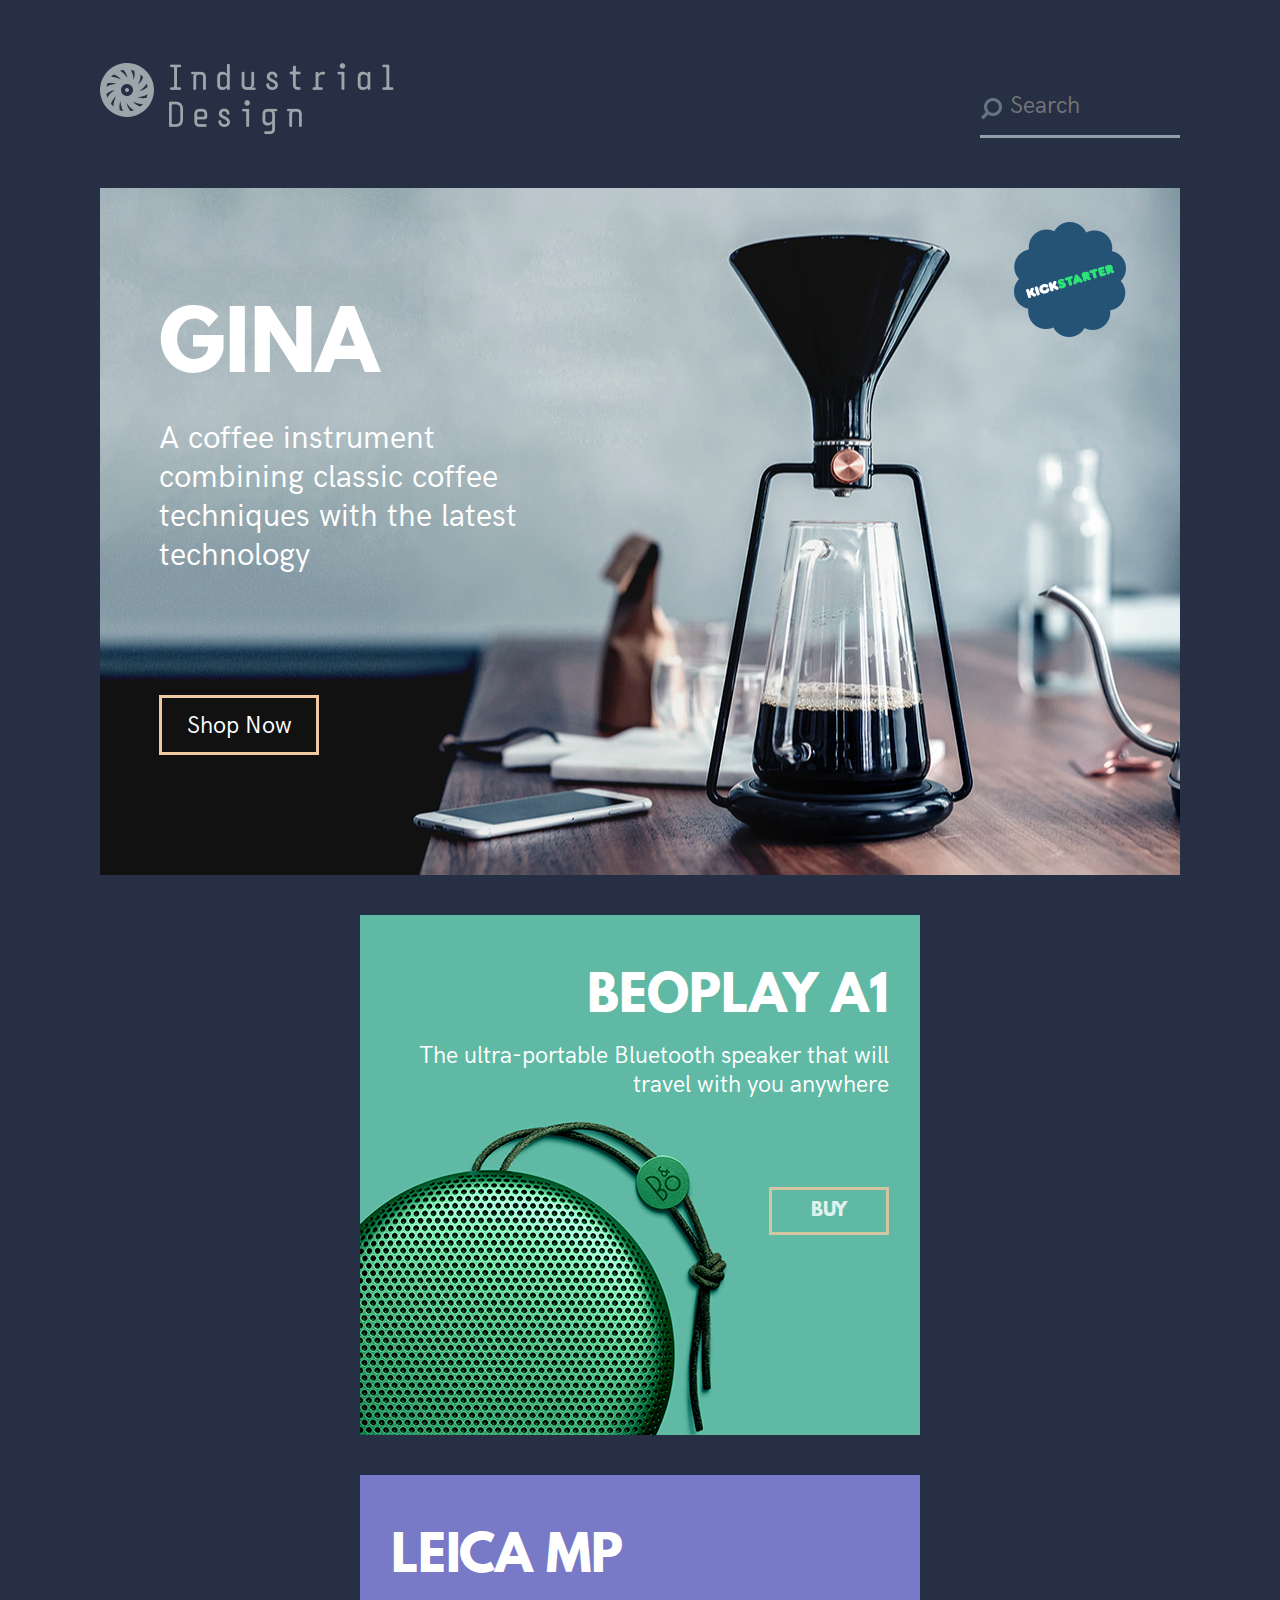
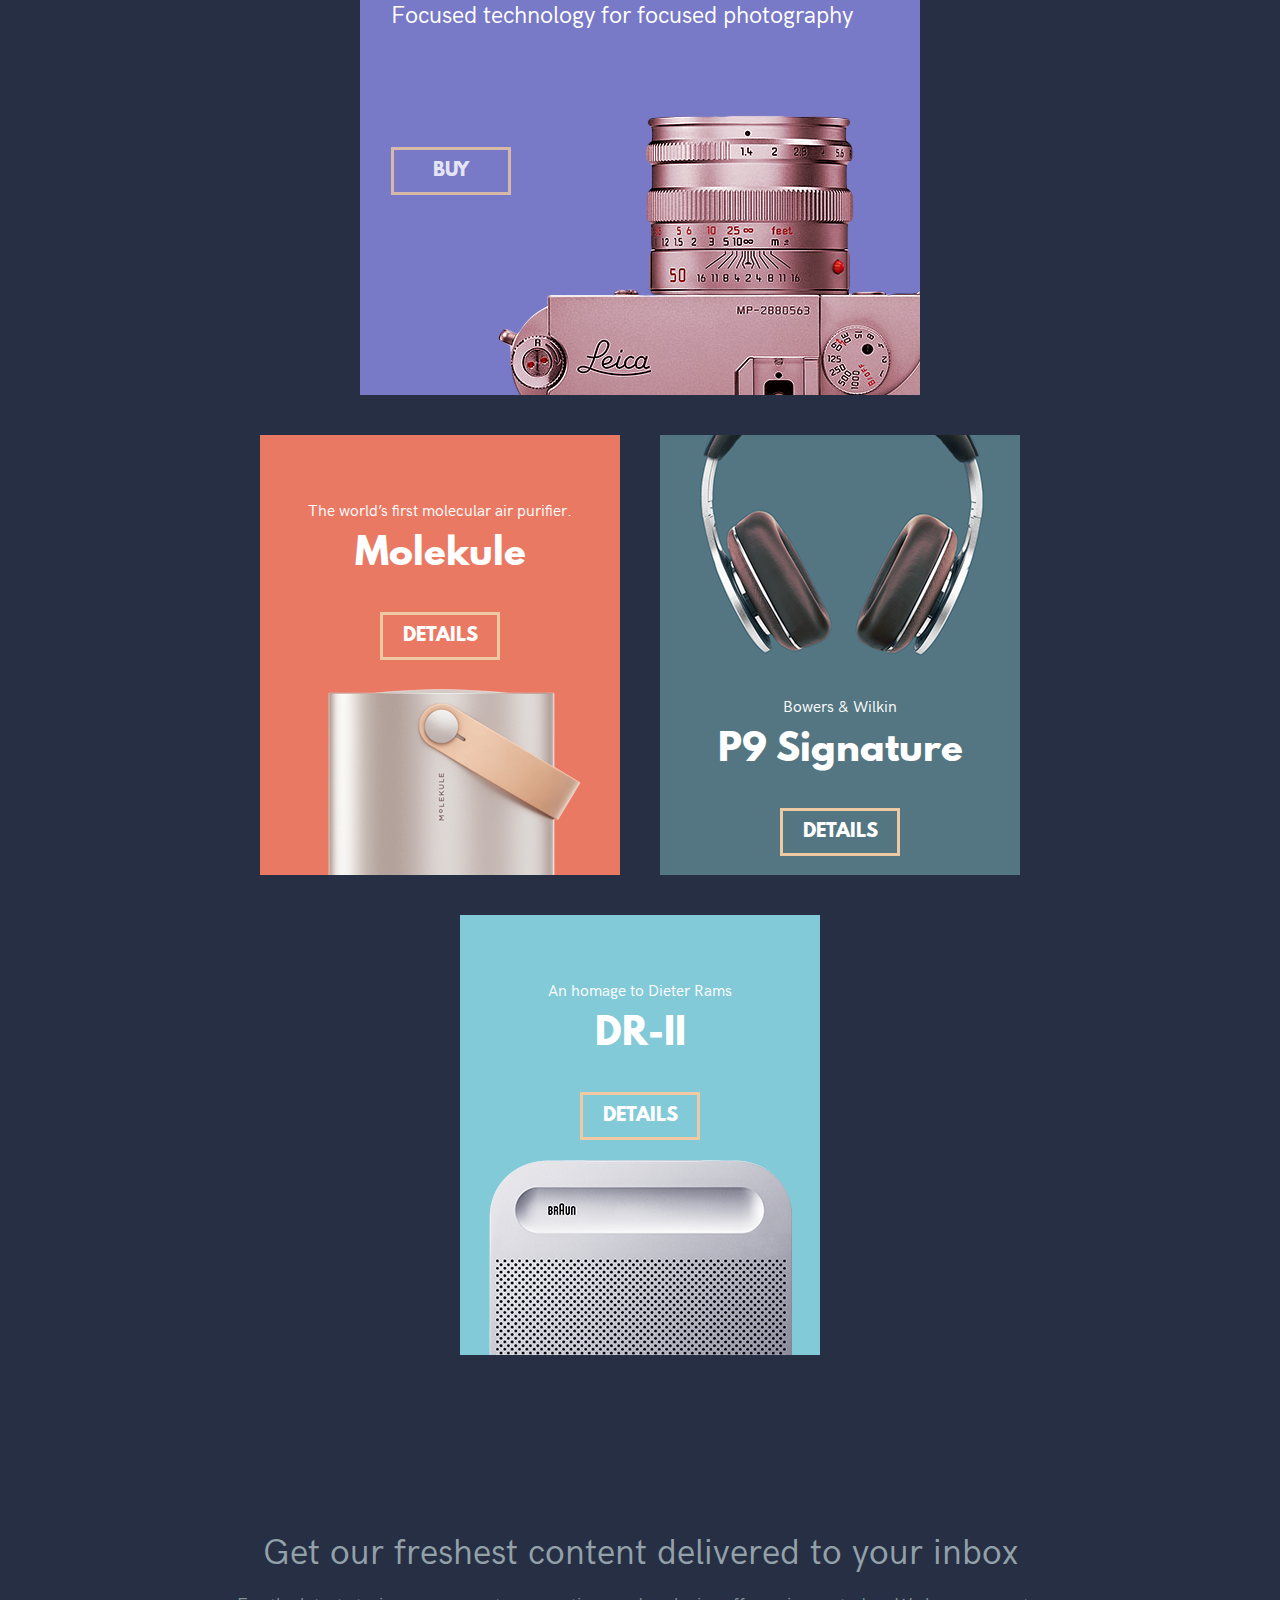
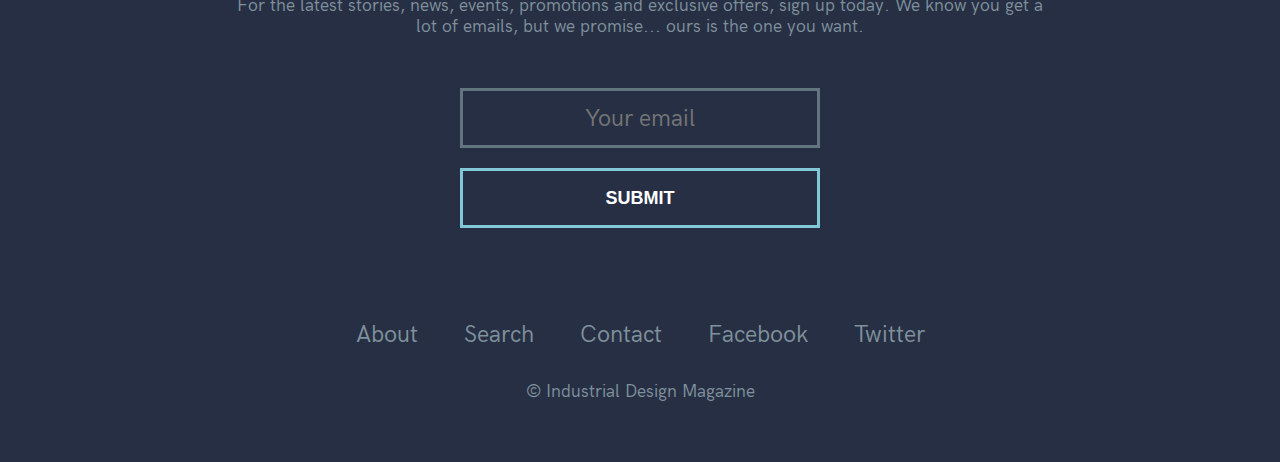
<file: inductrial/index.html>
﻿<!DOCTYPE html>
<html>
    <head>
        <meta http-equiv="Content-Type" content="text/html; charset=utf-8" />
        <link rel="stylesheet" href="css/Style.css" />

        <title>Industrial Desing</title>
        <meta charset="utf-8" />
    </head>
    <body>
        <div class="bg">
            <header class="header">
                <div class="logo"></div>
                <div>
                    <form action="" method="get" id="search" class="search">
                        <input name="search" type="text" placeholder="Search" size="10" class="search__input" />
                    </form>
                </div>
            </header>
            <div class="gina" id="gina">
                <div class="badge">
                    <div class="kickstarter"></div>
                </div>
                <h1>Gina</h1>
                <p>
                    A coffee instrument<br />
                    combining classic coffee<br />
                    techniques with the latest<br />
                    technology
                </p>
                <button class="rectange">Shop Now</button>
            </div>
            <div class="bay">
                <div class="beoplay">
                    <h2>BEOPLAY A1</h2>
                    <p>The ultra-portable Bluetooth speaker that will travel with you anywhere</p>
                    <button class="btn_buy1">Buy</button>
                </div>
                <div class="leica">
                    <h2>Leica MP</h2>
                    <p>Focused technology for focused photography</p>
                    <button class="btn_buy2">Buy</button>
                </div>
            </div>
            <div class="bay buy2">
                <div class="new1 molekula">
                    <p>The world’s first molecular air purifier.</p>
                    <h3>Molekule</h3>
                    <button class="details">details</button>
                </div>
                <div class="new2 signature">
                    <p>Bowers & Wilkin</p>
                    <h3>P9 Signature</h3>
                    <button class="details">details</button>

                </div>
                <div class="new1 dr">
                    <p>An homage to Dieter Rams</p>
                    <h3>DR-II</h3>
                    <button class="details">details</button>

                </div>
            </div>
            <div class="newsletter">
                <span>Get our freshest content delivered to your inbox</span>
                <p>For the latest stories, news, events, promotions and exclusive offers, sign up today. We know you get a lot of emails, but we promise... ours is the one you want.</p>
                <form action="" method="post" class="centr">
                    <input type="email" name="email" class="email" placeholder="Your email" />
                    <input type="submit" name="submit"  class="sub" placeholder="Subscribe" />
                </form>
            </div>
            <footer>
                <nav class="menu">
                    <ul class="menu_ul">
                        <li><a href="#gina">About</a></li>
                        <li><a href="#search">Search</a></li>
                        <li><a href="">Contact</a></li>
                        <li><a href="">Facebook</a></li>
                        <li><a href="">Twitter</a></li>
                    </ul>
                    <span class="copy">&copy; Industrial Design Magazine</span>
                </nav>
            </footer>
        </div>

    </body>
</html>
</file>
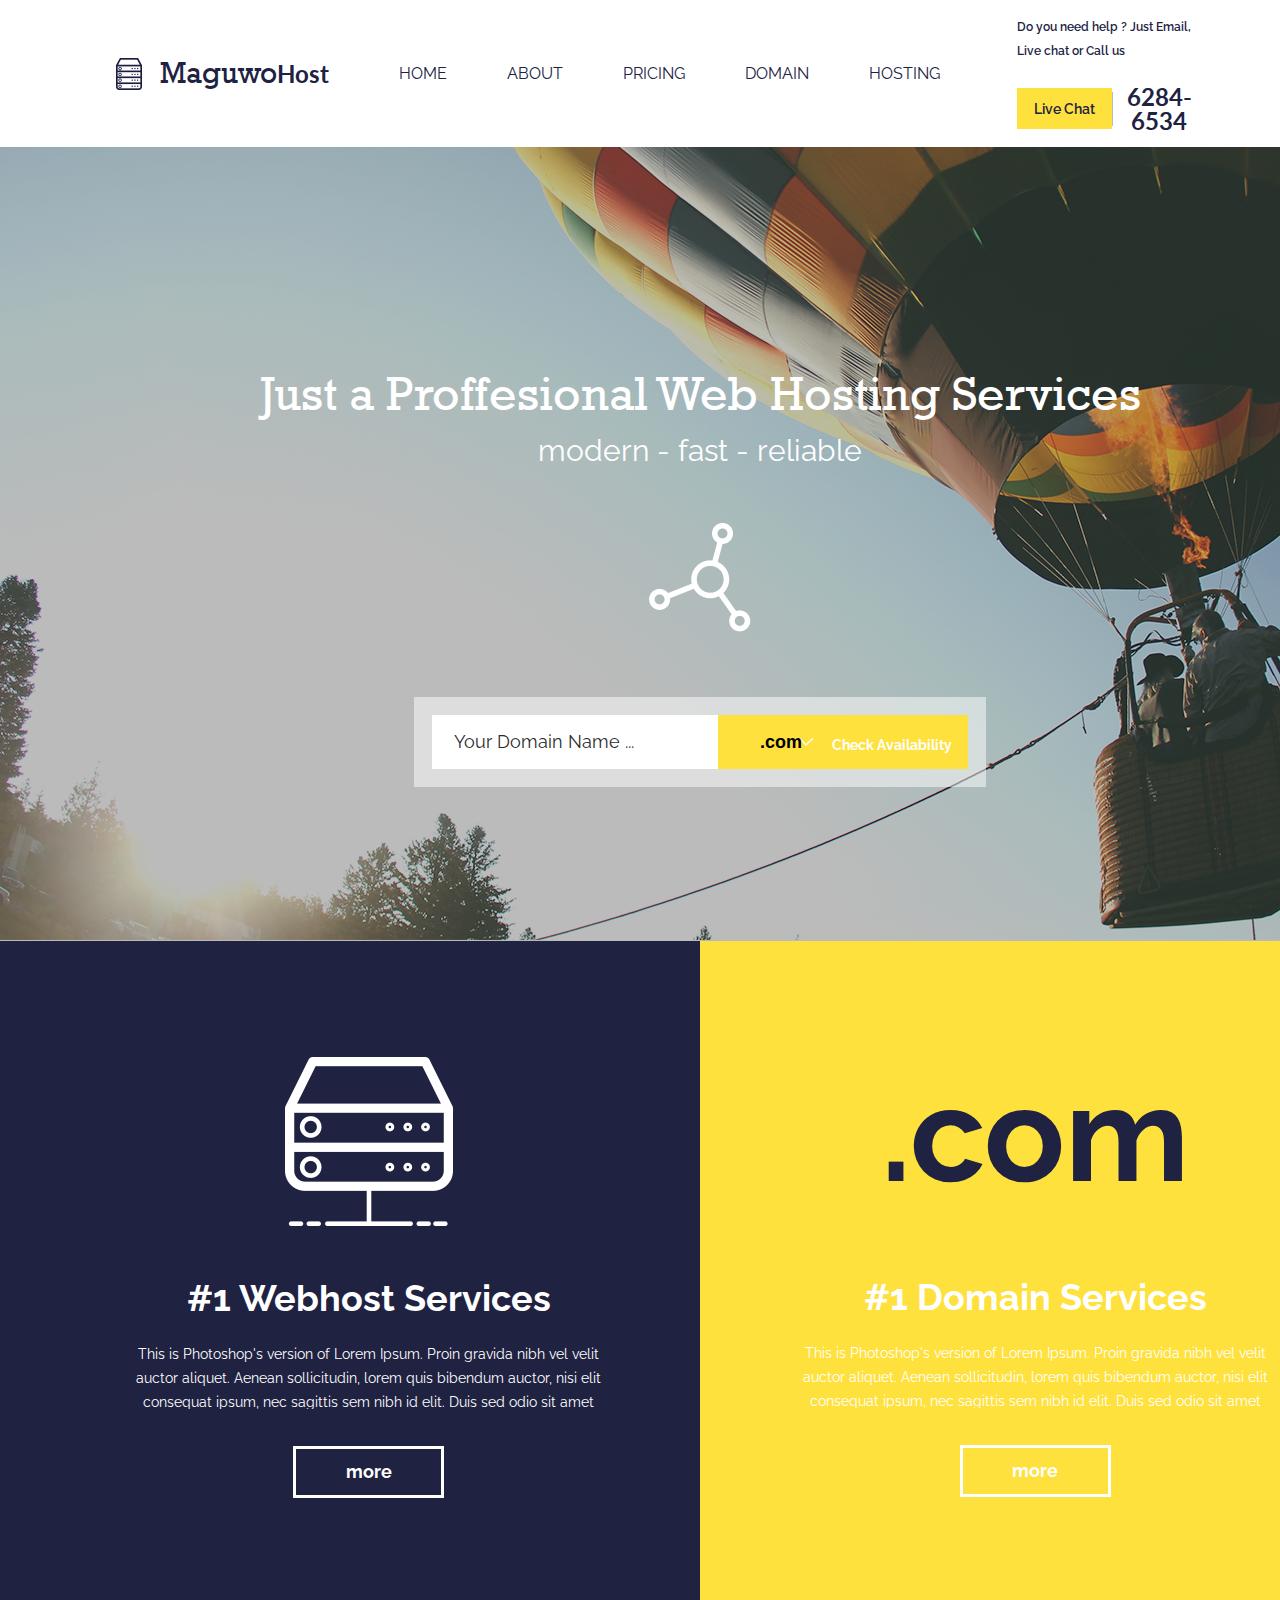
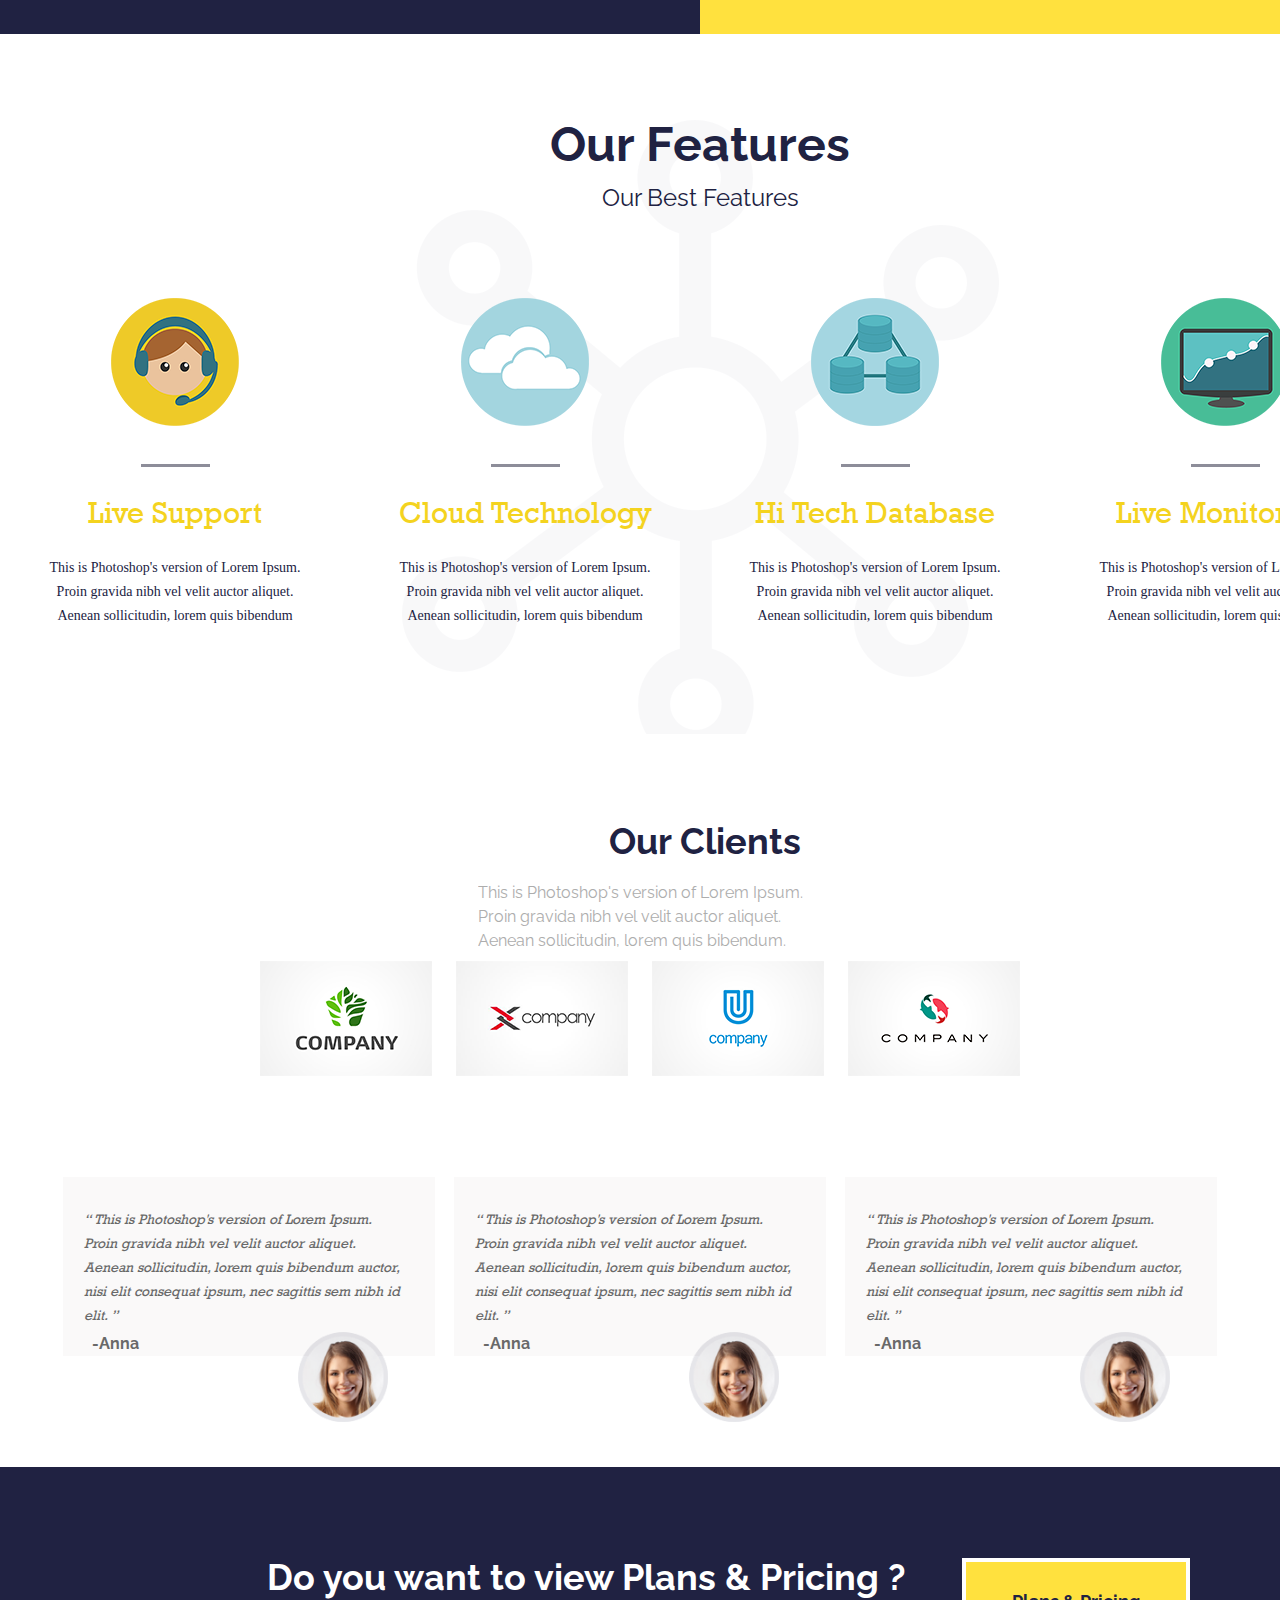
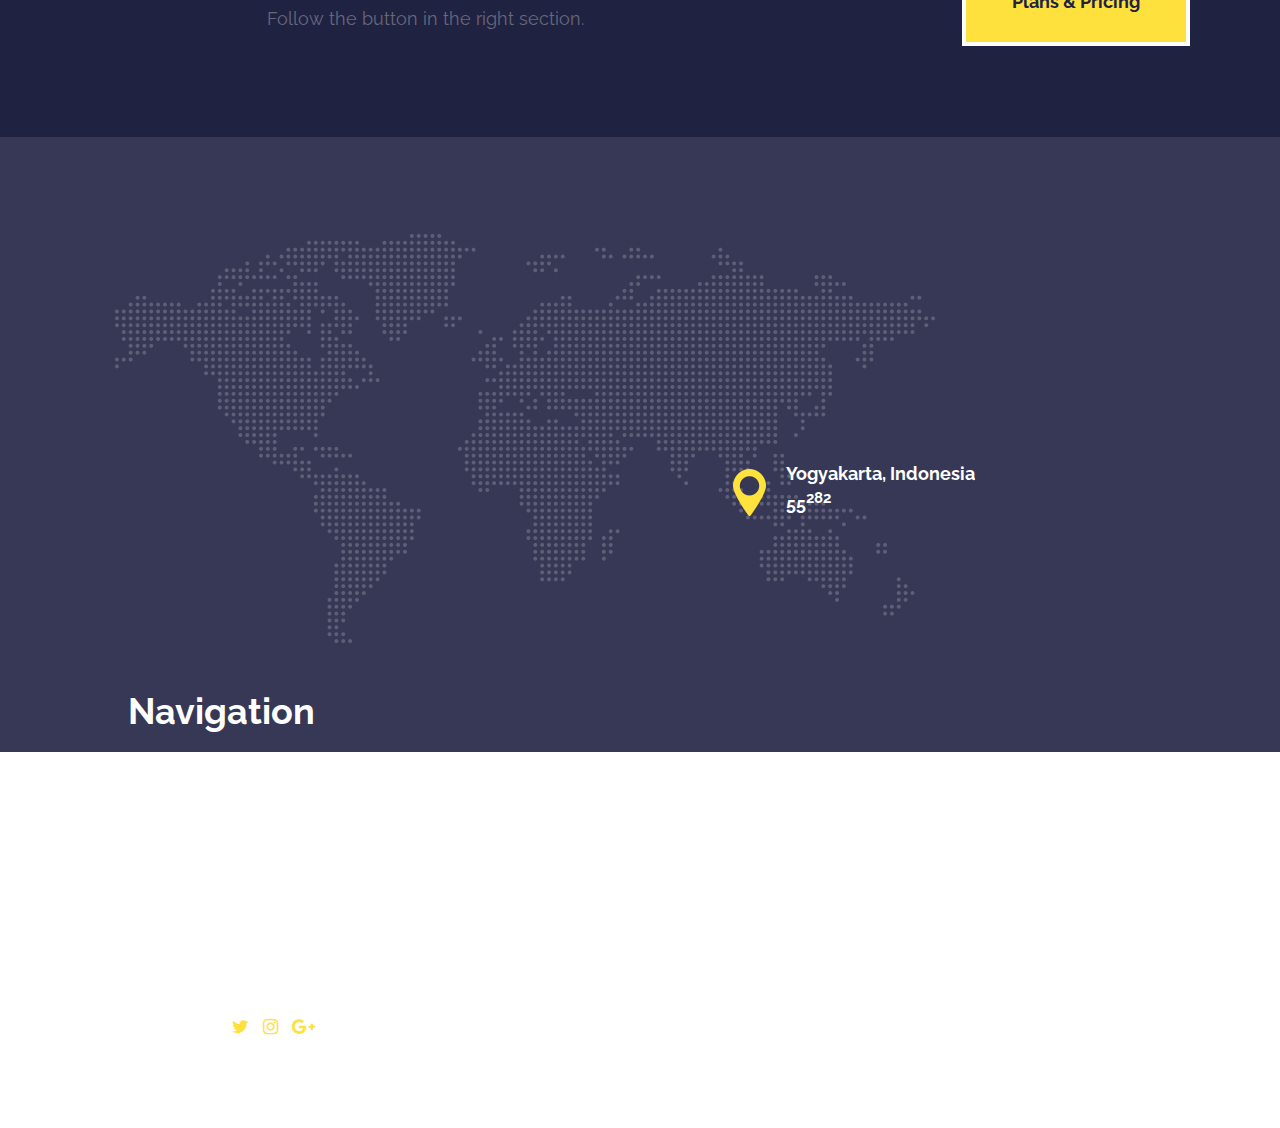
<file: Maguwo_Host/index.html>
<!DOCTYPE html>
<!--
To change this license header, choose License Headers in Project Properties.
To change this template file, choose Tools | Templates
and open the template in the editor.
-->
<html>
    <head>
        <title>TODO supply a title</title>
        <meta charset="UTF-8">
        <meta name="viewport" content="width=device-width, initial-scale=1.0">
        <link rel="stylesheet" href="font-awesome/css/font-awesome.min.css">
        <link rel="stylesheet" href="font/RockwellRegular.woff">
        <link type="text/css" rel="stylesheet" href="CSS/style.css">
        <link href="https://fonts.googleapis.com/css?family=Lato|Raleway" rel="stylesheet">
    </head>
    <body>
        <nav id="top" class="nav_header">
            <div class="wrap">
                <div class="logo">
                    <img class="logo_img" src="img/Shape.png" alt="Maguwo Host"/>
                    <h1 class="logo_h1">Maguwo<span class="logo_span">Host</span></h1>
                </div>
                <menu class="memu_header">
                    <li><a href="">Home</a></li>
                    <li><a href="#About">About</a></li>
                    <li><a href="#Pricing">Pricing</a></li>
                    <li><a href="#Domain">Domain</a></li>
                    <li><a href="#Hosting">Hosting</a></li>
                </menu>
                <div class="sparee"></div>
                <div class="contact" id="Contactf">
                    <p>Do you need help ? Just Email, Live chat or Call us</p>
                    <div class="wrap">
                        <input class="contact_input" type="button" value="Live Chat" name="chat" disabled="disabled" />
                        <div class="sparee1"></div>
                        <span>6284-6534</span>
                    </div>
                </div>
            </div>
        </nav>
        <div class="splash">
            <h1>Just a Proffesional Web Hosting Services</h1>
            <p class="splash_span">modern  -  fast  -  reliable</p>
            <img class="splash_img" src="img/Shape 6.png" alt="">
            <form>
                <input class="form_text" type="text" name="resctgle" value="Your Domain Name ..." size="22" />
                <div class="styled-select">
                    <select class="form_select" name="com">
                        <option class="form_select_option">.com</option>
                        <option class="form_select_option">.ru</option>
                        <option class="form_select_option">.ua</option>
                    </select>
                </div>
                <input class="form_submit" type="submit" value="Check Availability" name="button" />
            </form>
        </div>
        <div class="services">
            <div class="webhost" id="Hosting">
                <img class="webhost_img" src="img/webhost.png" alt="">
                <h1 class="services_h">#1 Webhost Services</h1>
                <div class="wrap_servicas">
                    <input class="services_input" type="submit" value="more" name="more" />
                    <p class="services_p">This is Photoshop's version  of Lorem Ipsum. Proin gravida nibh vel velit auctor aliquet. Aenean sollicitudin, lorem quis bibendum auctor, nisi elit consequat ipsum, nec sagittis sem nibh id elit. 
                        Duis sed odio sit amet nibh vulputate cursus a sit amet mauris. Morbi accumsan ipsum velit. Nam nec tellus a odio tincidunt auctor a ornare odio. Sed non  mauris vitae erat consequat auctor eu in elit. Class aptent taciti sociosqu ad litora torquent per conubia nostra, per inceptos himenaeos. Mauris in erat justo. Nullam ac urna eu felis dapibus condimentum sit amet a augue. Sed non neque elit. Sed ut imperdiet nisi. Proin condimentum fermentum nunc. Etiam pharetra, erat sed fermentum feugiat, velit mauris egestas quam, ut aliquam massa nisl quis neque. Suspendisse in orci enim.</p>
                </div>
            </div>
            <div class="com" id="Domain">
                <div class="span">
                    <span>.com</span>
                </div>
                <h1 class="services_h">#1 Domain Services</h1>
                <div class="wrap_servicas">
                    <input class="services_input" type="submit" value="more" name="more" />
                    <p class="services_p">This is Photoshop's version  of Lorem Ipsum. Proin gravida nibh vel velit auctor aliquet. Aenean sollicitudin, lorem quis bibendum auctor, nisi elit consequat ipsum, nec sagittis sem nibh id elit. Duis sed odio sit amet nibh vulputate cursus a sit amet mauris. Morbi accumsan ipsum velit. Nam nec tellus a odio tincidunt auctor a ornare odio. Sed non  mauris vitae erat consequat auctor eu in elit. Class aptent taciti sociosqu ad litora torquent per conubia nostra, per inceptos himenaeos. Mauris in erat justo. Nullam ac urna eu felis dapibus condimentum sit amet a augue. Sed non neque elit. Sed ut imperdiet nisi. Proin condimentum fermentum nunc. Etiam pharetra, erat sed fermentum feugiat, velit mauris egestas quam, ut aliquam massa nisl quis neque. Suspendisse in orci enim.</p>
                </div>
            </div>
        </div>
        <div class="features" id="About">
            <h1 class="features_h1">Our Features</h1>
            <h3 class="features_h3">Our Best Features</h3>
            <div class="features_wrap">
                <div>
                    <img src="img/SEO-1.png" alt="seo">
                    <div class="features_reakct"></div>
                    <h2 class="features_h2">Live Support</h2>
                    <p class="features_p">This is Photoshop's version  of Lorem Ipsum. Proin gravida nibh vel velit auctor aliquet. 
                        Aenean sollicitudin, lorem quis bibendum auctor, nisi elit consequat ipsum, nec sagittis sem nibh id elit. Duis sed odio sit amet nibh vulputate cursus a sit amet mauris. Morbi accumsan ipsum velit. Nam nec tellus a odio tincidunt auctor a ornare odio. Sed non  mauris vitae erat consequat auctor eu in elit. Class aptent taciti sociosqu ad litora torquent per conubia nostra, per inceptos himenaeos. Mauris in erat justo. Nullam ac urna eu felis dapibus condimentum sit amet a augue. Sed non neque elit. Sed ut imperdiet nisi. Proin condimentum fermentum nunc. Etiam pharetra, erat sed fermentum feugiat, velit mauris egestas quam, ut aliquam massa nisl quis neque. Suspendisse in orci enim.</p>
                </div>
                <div>
                    <img src="img/SEO-2.png" alt="seo">
                    <div class="features_reakct"></div>
                    <h2 class="features_h2">Cloud Technology</h2>
                    <p class="features_p">This is Photoshop's version  of Lorem Ipsum. Proin gravida nibh vel velit auctor aliquet. 
                        Aenean sollicitudin, lorem quis bibendum auctor, nisi elit consequat ipsum, nec sagittis sem nibh id elit. Duis sed odio sit amet nibh vulputate cursus a sit amet mauris. Morbi accumsan ipsum velit. Nam nec tellus a odio tincidunt auctor a ornare odio. Sed non  mauris vitae erat consequat auctor eu in elit. Class aptent taciti sociosqu ad litora torquent per conubia nostra, per inceptos himenaeos. Mauris in erat justo. Nullam ac urna eu felis dapibus condimentum sit amet a augue. Sed non neque elit. Sed ut imperdiet nisi. Proin condimentum fermentum nunc. Etiam pharetra, erat sed fermentum feugiat, velit mauris egestas quam, ut aliquam massa nisl quis neque. Suspendisse in orci enim.</p>
                </div>
                <div>
                    <img src="img/SEO-3.png" alt="seo">
                    <div class="features_reakct"></div>
                    <h2 class="features_h2">Hi Tech Database</h2>
                    <p class="features_p">This is Photoshop's version  of Lorem Ipsum. Proin gravida nibh vel velit auctor aliquet. 
                        Aenean sollicitudin, lorem quis bibendum auctor, nisi elit consequat ipsum, nec sagittis sem nibh id elit. Duis sed odio sit amet nibh vulputate cursus a sit amet mauris. Morbi accumsan ipsum velit. Nam nec tellus a odio tincidunt auctor a ornare odio. Sed non  mauris vitae erat consequat auctor eu in elit. Class aptent taciti sociosqu ad litora torquent per conubia nostra, per inceptos himenaeos. Mauris in erat justo. Nullam ac urna eu felis dapibus condimentum sit amet a augue. Sed non neque elit. Sed ut imperdiet nisi. Proin condimentum fermentum nunc. Etiam pharetra, erat sed fermentum feugiat, velit mauris egestas quam, ut aliquam massa nisl quis neque. Suspendisse in orci enim.</p>
                </div>
                <div>
                    <img src="img/SEO-4.png" alt="seo">
                    <div class="features_reakct"></div>
                    <h2 class="features_h2">Live Monitoring</h2>
                    <p class="features_p">This is Photoshop's version  of Lorem Ipsum. Proin gravida nibh vel velit auctor aliquet. 
                        Aenean sollicitudin, lorem quis bibendum auctor, nisi elit consequat ipsum, nec sagittis sem nibh id elit. Duis sed odio sit amet nibh vulputate cursus a sit amet mauris. Morbi accumsan ipsum velit. Nam nec tellus a odio tincidunt auctor a ornare odio. Sed non  mauris vitae erat consequat auctor eu in elit. Class aptent taciti sociosqu ad litora torquent per conubia nostra, per inceptos himenaeos. Mauris in erat justo. Nullam ac urna eu felis dapibus condimentum sit amet a augue. Sed non neque elit. Sed ut imperdiet nisi. Proin condimentum fermentum nunc. Etiam pharetra, erat sed fermentum feugiat, velit mauris egestas quam, ut aliquam massa nisl quis neque. Suspendisse in orci enim.</p>
                </div>
            </div>
        </div>
        <div class="clients">
            <div class="company">
                <div class="company_wrap">
                    <h1 class="company_h1">Our Clients</h1>
                    <p class="company_p">This is Photoshop's version  of Lorem Ipsum. Proin gravida nibh vel velit auctor aliquet. Aenean sollicitudin, lorem quis bibendum.
                        auctor, nisi elit consequat ipsum.
                        Duis sed odio sit amet nibh vulputate cursus a sit amet mauris. Morbi accumsan ipsum velit. Nam nec tellus a odio tincidunt auctor a ornare odio. Sed non  mauris vitae erat consequat auctor eu in elit. Class aptent taciti sociosqu ad litora torquent per conubia nostra, per inceptos himenaeos. Mauris in erat justo. Nullam ac urna eu felis dapibus condimentum sit amet a augue. Sed non neque elit. Sed ut imperdiet nisi. Proin condimentum fermentum nunc. Etiam pharetra, erat sed fermentum feugiat, velit mauris egestas quam, ut aliquam massa nisl quis neque. Suspendisse in orci enim.</p>
                </div>
                <div class="wrap-img">
                    <img class="company_img" src="img/tree-logo.png" width="172" height="115" alt="x-logo"/>
                    <img class="company_img"  src="img/x-logo.png" width="172" height="115" alt="x-logo"/>
                    <img class="company_img"  src="img/u-logo.png" width="172" height="115" alt="x-logo"/>
                    <img class="company_img"  src="img/fish-logo.png" width="172" height="115" alt="x-logo"/>
                </div>
            </div>
            <div class="test">
                <div class="grup">
                    <p class="grup_p">“ This is Photoshop's version  of Lorem Ipsum. Proin gravida nibh vel velit auctor aliquet. Aenean sollicitudin, lorem quis bibendum auctor, nisi elit consequat ipsum, nec sagittis sem nibh id elit. ”</p>
                    <div class="grup_wrap">
                        <span class="grup_span">-Anna</span>
                        <img class="grup_img" src="img/Layer.png" width="100" height="100" alt="Layer"/>
                    </div>
                </div>
                <div class="grup">
                    <p class="grup_p">“ This is Photoshop's version  of Lorem Ipsum. Proin gravida nibh vel velit auctor aliquet. Aenean sollicitudin, lorem quis bibendum auctor, nisi elit consequat ipsum, nec sagittis sem nibh id elit. ”</p>
                    <div class="grup_wrap">
                        <span class="grup_span">-Anna</span>
                        <img class="grup_img" src="img/Layer.png" width="100" height="100" alt="Layer"/>
                    </div>
                </div>
                <div class="grup">
                    <p class="grup_p">“ This is Photoshop's version  of Lorem Ipsum. Proin gravida nibh vel velit auctor aliquet. Aenean sollicitudin, lorem quis bibendum auctor, nisi elit consequat ipsum, nec sagittis sem nibh id elit. ”</p>
                    <div class="grup_wrap">
                        <span class="grup_span">-Anna</span>
                        <img class="grup_img" src="img/Layer.png" width="100" height="100" alt="Layer"/>
                    </div>
                </div>
            </div>
        </div>
        <footer>
            <div class="plan" id="Pricing">
                <div class="plan_wrap">
                    <h1 class="plan_h1">Do you want to view Plans & Pricing ?</h1>
                    <p class="plan_p">Follow the button in the right section.</p>
                </div>
                <input class="plan_input" type="submit" value="Plans & Pricing" name="plans" />
            </div>
            <div class="basement">
                <div class="maps">
                    <div class="marker">
                        <img class="maps_img" src="img/Shape maps.png" width="33" height="47" alt="Shape maps"/>
                        <p class="maps_span">Yogyakarta, Indonesia<br> 55<sup>282</sup></p>
                    </div>
                </div>
                <nav class="nav_footer">
                    <h1 class="nav_h1">Navigation</h1>
                    <menu class="menu_footer">
                        <li><a href="#top">Home</a></li>
                        <li class="line"></li>
                        <li><a href="#About">About</a></li>
                        <li class="line"></li>
                        <li><a href="#Pricing">Pricing</a></li>
                        <li class="line"></li>
                        <li><a href="#Domain">Domain</a></li>
                        <li class="line"></li>
                        <li><a href="#Hosting">Hosting</a></li>
                        <li class="line"></li>
                        <li><a href="#Contactf">Contact</a></li>
                    </menu>
                    <div class="soc">
                        <a class="fa fa-twitter"  href=""></a>
                        <a class="fa fa-instagram"  href=""></a>
                        <a class="fa fa-google-plus"  href=""></a>
                    </div>
                    <a href="#top" class="back">Back to Top</a>
                </nav>
                <div class="footer">
                    <img src="img/logo_min.png" width="31" height="30" alt="logo_min"/>
                    <p class="footer_p">Copyright 2014 Maguwohost by FikriStudio</p>
                </div>
            </div>
        </footer>
    </body>
</html>
</file>
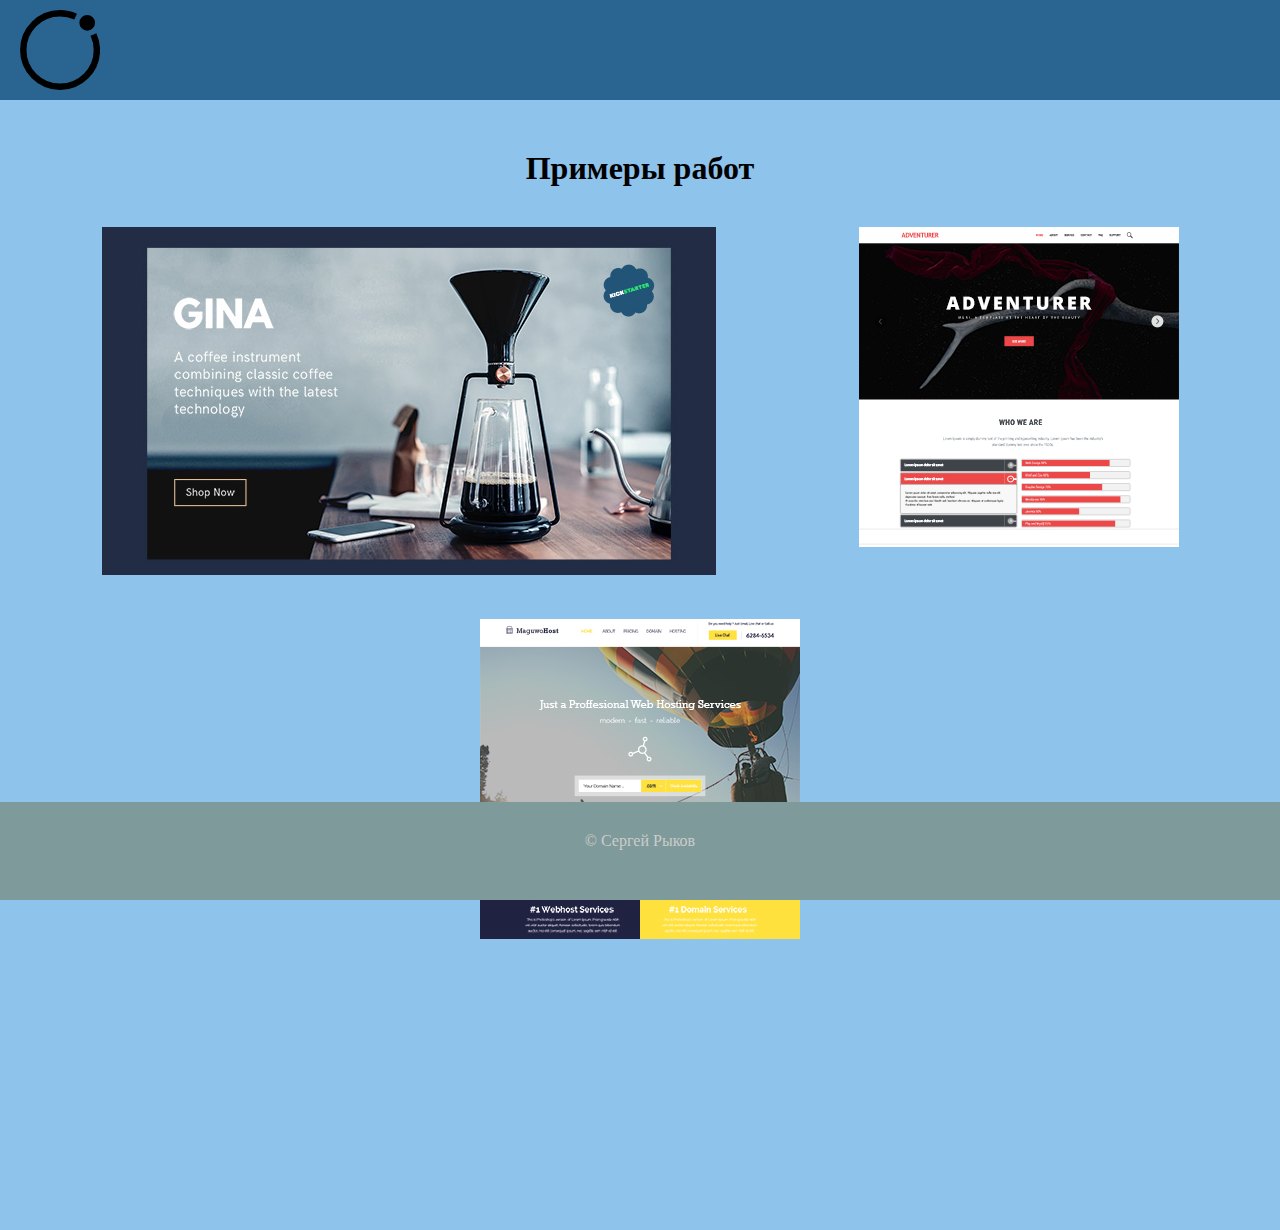
<file: public_html/index.html>
<!DOCTYPE html>
<!--
To change this license header, choose License Headers in Project Properties.
To change this template file, choose Tools | Templates
and open the template in the editor.
-->
<html>
    <head>
        <title>Примеры работ</title>
        <meta charset="UTF-8">
        <meta name="viewport" content="width=device-width, initial-scale=1.0">
        <link href="css/style.css" type="text/css" rel="stylesheet">
        <link rel="shortcut icon" href="favicon.ico">
    </head>
    <body>
        <header>
            <img src="img/logo.svg" width="80" height="80" alt="logo"/>

            <nav>
                <!-- comment                <ul>
                    <li><a href="">Главная</a></li>
                    <li><a href="">Портфолио</a></li>
                    <li><a href="">Контакты</a></li>
                </ul>
 -->
            </nav>
        </header>
        <div class="content">
            <h1>Примеры работ</h1>
            <div class="content__flex">
            <div class="content__wrap">
                <a href="inductrial/index.html"><img src="img/Industrial .jpg" width="614" height="348" alt="Industrial "/></a> 
            </div>
            <div class="content__wrap">
                <a href="ADVENTURER/index.html"><img src="img/Adventurer.jpg" width="320" height="320" alt="Adventurer"/></a> 
            </div>
            <div class="content__wrap">
                <a href="Maguwo_Host/index.html"><img src="img/Maguwohost.jpg" width="320" height="320" alt="Maguwohost "/></a> 
            </div>
            </div>
        </div>
        <footer>
            &copy; Сергей Рыков
        </footer>
    </body>
</html>
</file>
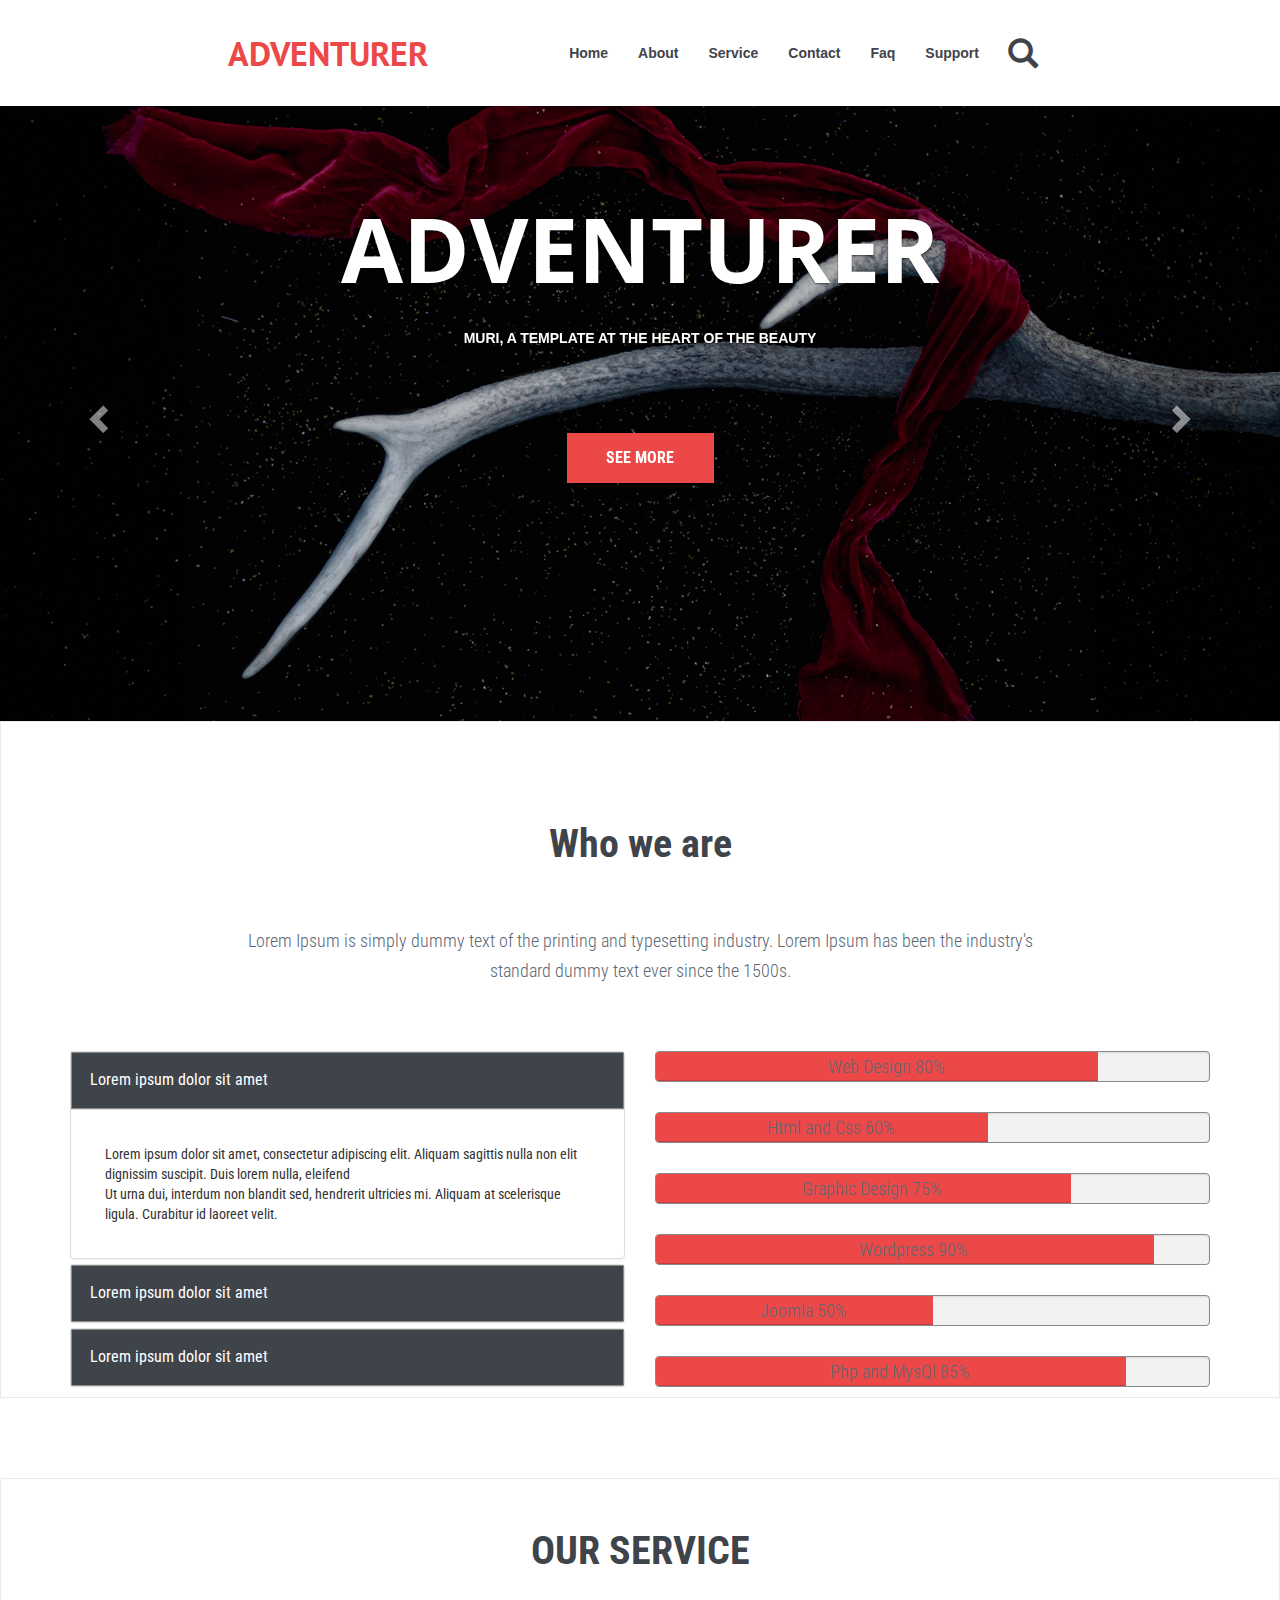
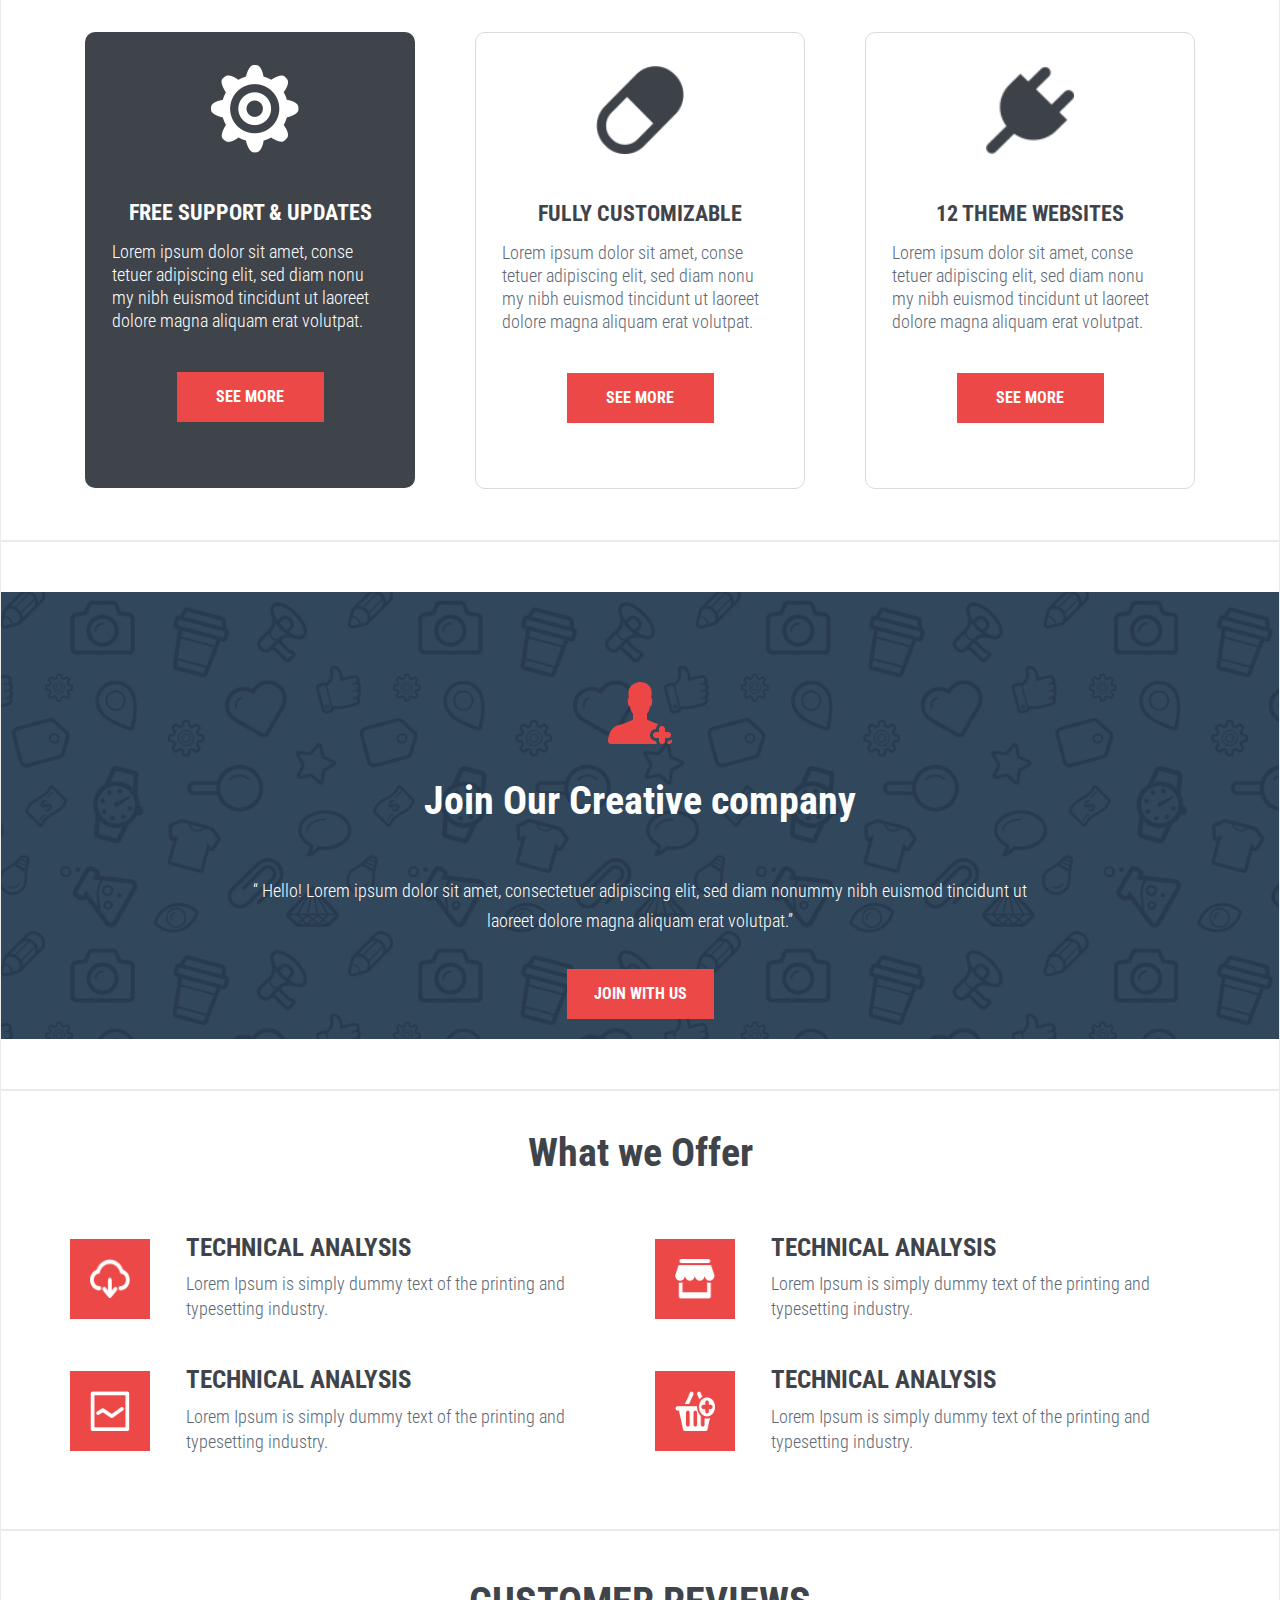
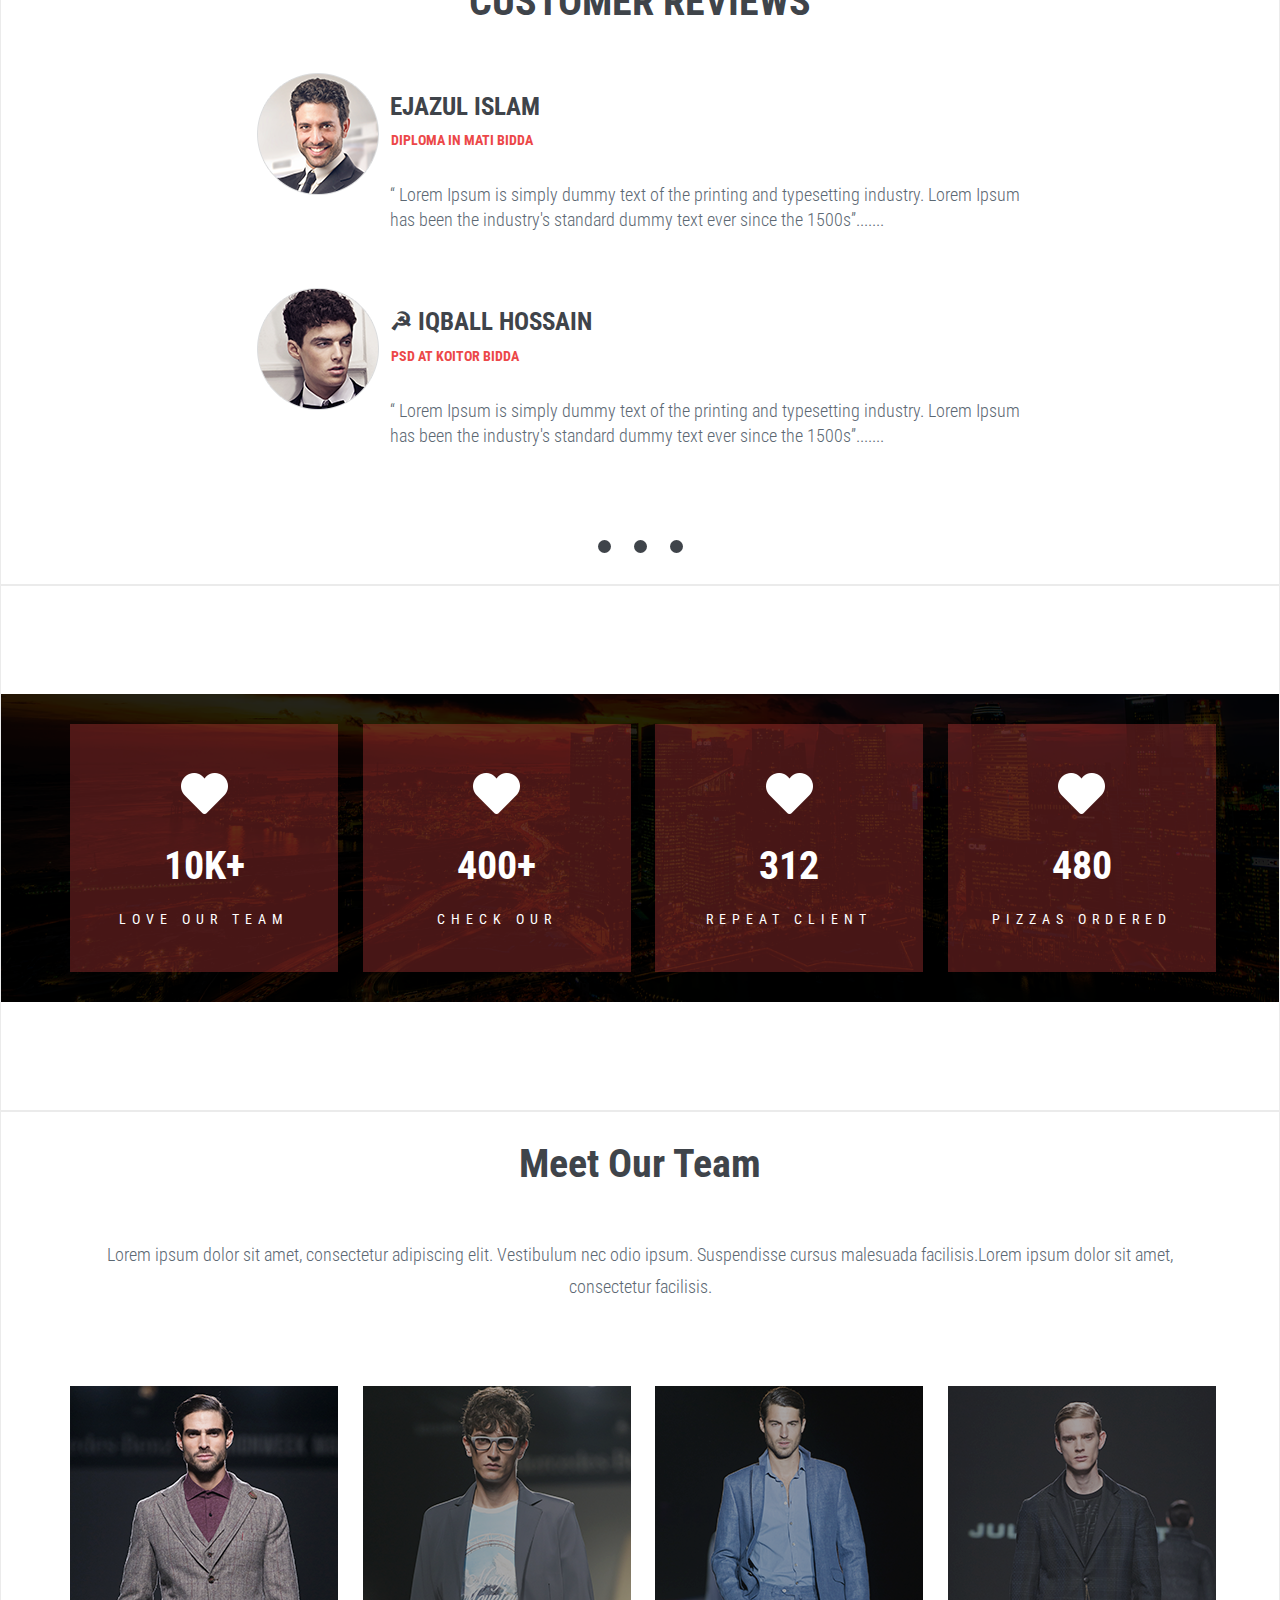
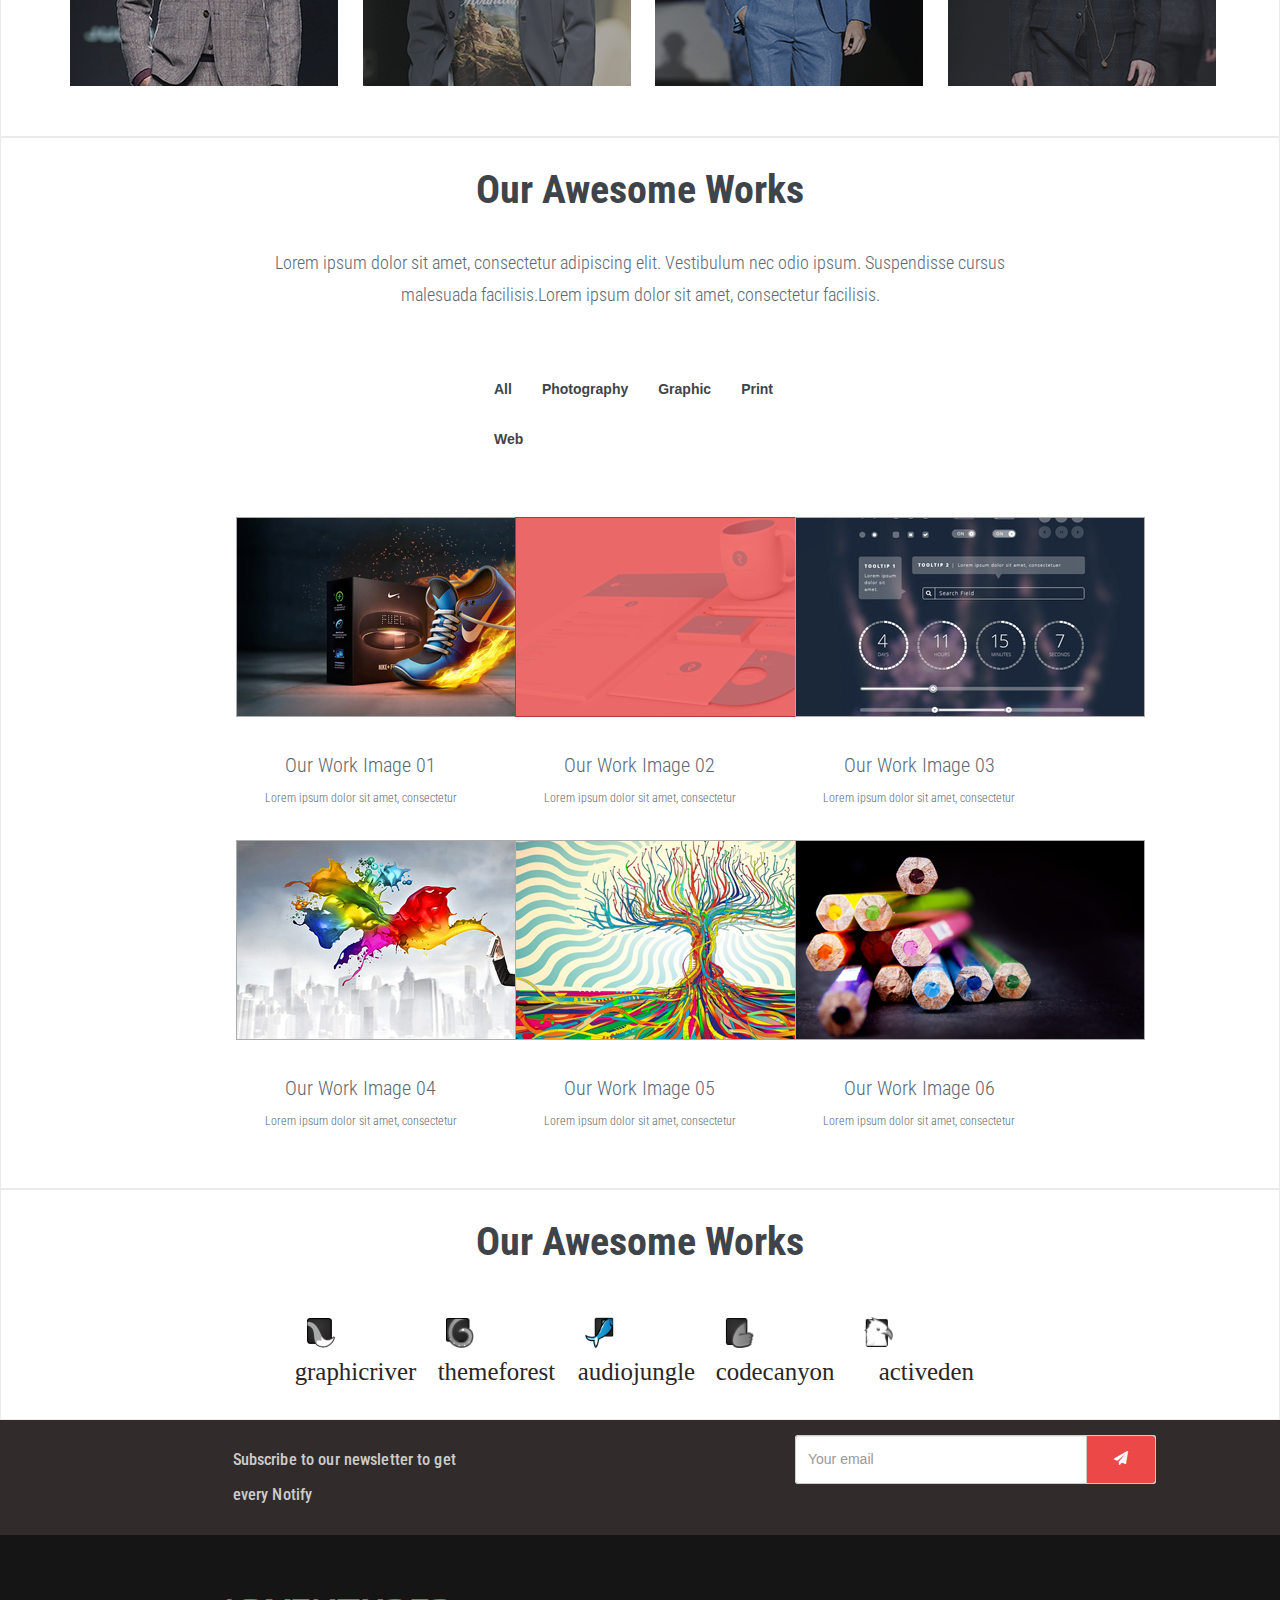
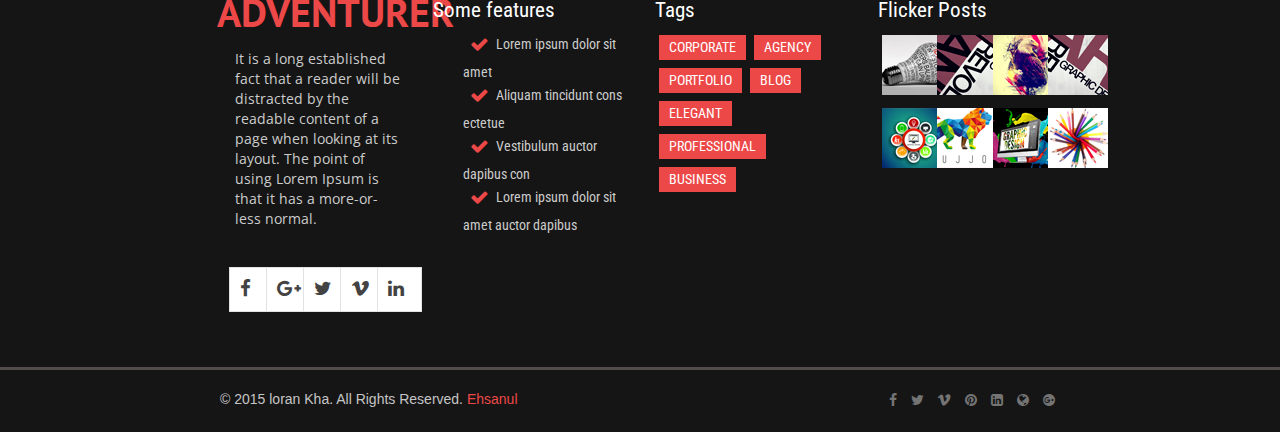
<file: public_html/ADVENTURER/index.html>
<!DOCTYPE html>
<html lang="en">
    <head>
        <meta charset="utf-8">
        <meta http-equiv="X-UA-Compatible" content="IE=edge">
        <meta name="viewport" content="width=device-width, initial-scale=1">
        <!-- The above 3 meta tags *must* come first in the head; any other head content must come *after* these tags -->
        <title>Bootstrap 101 Template</title>
        <link href="https://fonts.googleapis.com/css?family=Raleway|Roboto|Roboto+Condensed|PT+Sans|Open+Sans" rel="stylesheet">

        <!-- Bootstrap -->
        <link href="css/bootstrap.min.css" rel="stylesheet">
        <link rel="stylesheet" href="css/font-awesome.min.css">
        <!-- HTML5 shim and Respond.js for IE8 support of HTML5 elements and media queries -->
        <!-- WARNING: Respond.js doesn't work if you view the page via file:// -->
        <!--[if lt IE 9]>
          <script src="https://oss.maxcdn.com/html5shiv/3.7.3/html5shiv.min.js"></script>
          <script src="https://oss.maxcdn.com/respond/1.4.2/respond.min.js"></script>
        <![endif]-->
        <link href="css/style.css" rel="stylesheet">
    </head>
    <body>
        <div class="container-fluid">
            <nav class="navbar navbar-default">
                <div class="container-fluid">
                    <!-- Brand and toggle get grouped for better mobile display -->
                    <div class="row">
                        <div class="col-sm-12 col-md-2">
                            <div class="navbar-header">
                                <button type="button" class="navbar-toggle collapsed" data-toggle="collapse" data-target="#bs-example-navbar-collapse-1" aria-expanded="false">
                                    <span class="sr-only">Toggle navigation</span>
                                    <span class="icon-bar"></span>
                                    <span class="icon-bar"></span>
                                    <span class="icon-bar"></span>
                                </button>
                                <a class="navbar-brand" href="#">ADVENTURER</a>
                            </div>
                        </div>
                        <div class="col-sm-12 col-md-10">
                            <div class="collapse navbar-collapse" id="bs-example-navbar-collapse-1">
                                <ul class="nav navbar-nav navbar-right">
                                    <li><a href="#Home">Home<span class="sr-only">(current)</span></a></li>
                                    <li><a href="#About">About</a></li>
                                    <li><a href="#Service">Service</a></li>
                                    <li><a href="#Contact">Contact</a></li>
                                    <li><a href="#Faq">Faq</a></li>
                                    <li><a href="#Support">Support</a></li>
                                    <li><i class="glyphicon glyphicon-search"></i></li>
                                </ul>
                            </div>
                        </div>
                    </div>
                </div><!-- /.container-fluid -->
            </nav>
        </div>
        <div class="container-fluid">
            <div id="carousel-example-generic" class="carousel slide" data-ride="carousel">
                <!-- Wrapper for slides -->
                <div class="carousel-inner" role="listbox">
                    <div class="item active">
                        <img src="img/slaider.png" alt="slaider" width="1920" height="720">
                        <div class="carousel-caption">
                            <h1>ADVENTURER</h1>
                            <p>MURI, A TEMPLATE AT THE HEART OF THE BEAUTY</p>
                            <button type="button" class="btn-more">See More</button>
                        </div>
                    </div>
                    <div class="item">

                        <img src="img/slaider.png" alt="slaider" width="1920" height="720">
                        <div class="carousel-caption">
                            <h1>ADVENTURER</h1>
                            <p>MURI, A TEMPLATE AT THE HEART OF THE BEAUTY</p>
                            <button type="button" class="btn-more">See More</button>
                        </div>
                    </div>
                </div>
                <!-- Controls -->
                <a class="left carousel-control" href="#carousel-example-generic" role="button" data-slide="prev">
                    <span class="glyphicon glyphicon-chevron-left" aria-hidden="true"></span>
                </a>
                <a class="right carousel-control" href="#carousel-example-generic" role="button" data-slide="next">
                    <span class="glyphicon glyphicon-chevron-right" aria-hidden="true"></span>
                </a>
            </div>
        </div>
        <div class="container-fluid">
            <div class="about" id="About">
                <div class="container">
                    <h1>Who we are</h1>
                    <p>Lorem Ipsum is simply dummy text of the printing and typesetting industry. Lorem Ipsum has been the industry's standard dummy text ever since the 1500s.</p>
                    <div class="row">
                        <div class="col-lg-6">
                            <div class="panel-group" id="accordion" role="tablist" aria-multiselectable="true">
                                <div class="panel panel-default">
                                    <div class="panel-heading" role="tab" id="headingOne">
                                        <h4 class="panel-title">
                                            <a role="button" data-toggle="collapse" data-parent="#accordion" href="#collapseOne" aria-expanded="true" aria-controls="collapseOne">
                                                Lorem ipsum dolor sit amet
                                            </a>
                                        </h4>
                                    </div>
                                    <div id="collapseOne" class="panel-collapse collapse in" role="tabpanel" aria-labelledby="headingOne">
                                        <div class="panel-body">
                                            Lorem ipsum dolor sit amet, consectetur adipiscing elit. Aliquam sagittis nulla non elit dignissim suscipit. Duis lorem nulla, eleifend<br> 
                                            Ut urna dui, interdum non blandit sed, hendrerit ultricies mi. Aliquam at scelerisque ligula. Curabitur id laoreet velit.      </div>
                                    </div>
                                </div>
                                <div class="panel panel-default">
                                    <div class="panel-heading" role="tab" id="headingTwo">
                                        <h4 class="panel-title">
                                            <a class="collapsed" role="button" data-toggle="collapse" data-parent="#accordion" href="#collapseTwo" aria-expanded="false" aria-controls="collapseTwo">
                                                Lorem ipsum dolor sit amet
                                            </a>
                                        </h4>
                                    </div>
                                    <div id="collapseTwo" class="panel-collapse collapse" role="tabpanel" aria-labelledby="headingTwo">
                                        <div class="panel-body">
                                            Lorem ipsum dolor sit amet, consectetur adipiscing elit. Aliquam sagittis nulla non elit dignissim suscipit. Duis lorem nulla, eleifend<br>
                                            Ut urna dui, interdum non blandit sed, hendrerit ultricies mi. Aliquam at scelerisque ligula. Curabitur id laoreet velit.      </div>
                                    </div>
                                </div>
                                <div class="panel panel-default">
                                    <div class="panel-heading" role="tab" id="headingThree">
                                        <h4 class="panel-title">
                                            <a class="collapsed" role="button" data-toggle="collapse" data-parent="#accordion" href="#collapseThree" aria-expanded="false" aria-controls="collapseThree">
                                                Lorem ipsum dolor sit amet
                                            </a>
                                        </h4>
                                    </div>
                                    <div id="collapseThree" class="panel-collapse collapse" role="tabpanel" aria-labelledby="headingThree">
                                        <div class="panel-body">
                                            Lorem ipsum dolor sit amet, consectetur adipiscing elit. Aliquam sagittis nulla non elit dignissim suscipit. Duis lorem nulla, eleifend<br>
                                            Ut urna dui, interdum non blandit sed, hendrerit ultricies mi. Aliquam at scelerisque ligula. Curabitur id laoreet velit.      </div>
                                    </div>
                                </div>
                            </div>
                        </div>
                        <div class="col-lg-6">
                            <div class="progress">
                                <div class="progress-bar progress-bar-danger" role="progressbar" aria-valuenow="80" aria-valuemin="0" aria-valuemax="100" style="width: 80%;">
                                    <p>Web Design 80%</p>
                                </div>
                            </div>
                            <div class="progress">
                                <div class="progress-bar progress-bar-danger" role="progressbar" aria-valuenow="60" aria-valuemin="0" aria-valuemax="100" style="width: 60%;">
                                    <p>Html and Css 60%</p>
                                </div>
                            </div>
                            <div class="progress">
                                <div class="progress-bar progress-bar-danger" role="progressbar" aria-valuenow="60" aria-valuemin="0" aria-valuemax="100" style="width: 75%;">
                                    <p>Graphic Design 75%</p>
                                </div>
                            </div>
                            <div class="progress">
                                <div class="progress-bar progress-bar-danger" role="progressbar" aria-valuenow="60" aria-valuemin="0" aria-valuemax="100" style="width: 90%;">
                                    <p>Wordpress 90%</p>
                                </div>
                            </div>
                            <div class="progress">
                                <div class="progress-bar progress-bar-danger" role="progressbar" aria-valuenow="60" aria-valuemin="0" aria-valuemax="100" style="width: 50%;">
                                    <p>Joomla 50%</p>
                                </div>
                            </div>
                            <div class="progress">
                                <div class="progress-bar progress-bar-danger" role="progressbar" aria-valuenow="60" aria-valuemin="0" aria-valuemax="100" style="width: 85%;">
                                    <p>Php and MysQl 85%</p>
                                </div>
                            </div>
                        </div>
                    </div>
                </div>
            </div>
        </div>
        <div class="container-fluid">
            <div class="servises" id="Service">
                <div class="container">
                    <h1>our Service</h1>
                    <div class="row">
                        <div class="col-lg-4">
                            <div class="widget_1">
                                <img src="img/COG.png" alt=""/>
                                <i class="fa-pull-left"></i>
                                <h3>Free support & updates</h3>
                                <p>Lorem ipsum dolor sit amet, conse tetuer adipiscing elit, sed diam nonu my nibh euismod tincidunt ut laoreet dolore magna aliquam erat volutpat.</p>
                                <button type="button" class="btn-more">See More</button>
                            </div>
                        </div>
                        <div class="col-lg-4">
                            <div class="widget">
                                <img src="img/PILL.png" alt=""/>
                                <h3>Fully customizable</h3>
                                <p>Lorem ipsum dolor sit amet, conse tetuer adipiscing elit, sed diam nonu my nibh euismod tincidunt ut laoreet dolore magna aliquam erat volutpat.</p>
                                <button type="button" class="btn-more">See More</button>
                            </div>
                        </div>
                        <div class="col-lg-4">
                            <div class="widget">
                                <img src="img/PLUG.png" alt=""/>
                                <h3>12 themE websites</h3>
                                <p>Lorem ipsum dolor sit amet, conse tetuer adipiscing elit, sed diam nonu my nibh euismod tincidunt ut laoreet dolore magna aliquam erat volutpat.</p>
                                <button type="button" class="btn-more">See More</button>
                            </div>
                        </div>
                    </div>
                </div>
            </div>
        </div>
        <div class="container-fluid">
            <div class="join">
                <div class="img">
                    <img src="img/USER _ ADD.png" width="64" height="62" alt="USER _ ADD"/>
                    <h1>Join Our Creative company</h1>
                    <p>“ Hello! Lorem ipsum dolor sit amet, consectetuer adipiscing elit, sed diam nonummy nibh euismod 
                        tincidunt ut laoreet dolore magna aliquam erat volutpat.”</p>
                    <button type="button" class="btn-more">Join with us</button>
                </div>
            </div>
        </div>
        <div class="container-fluid">
            <div class="offer">
                <div class="container">
                    <h1>What we Offer</h1>
                    <div class="row">
                        <div class="col-lg-6">
                            <div class="row">
                                <div class="col-xs-2">
                                    <img src="img/CLOUD _ DOWNLOAD.png" width="42" height="37" alt="CLOUD _ DOWNLOAD"/>
                                </div>
                                <div class="col-xs-10">
                                    <h2>technical analysis</h2>
                                    <p>Lorem Ipsum is simply dummy text of the printing and 
                                        typesetting industry.</p>
                                </div>
                            </div>
                        </div>
                        <div class="col-lg-6">
                            <div class="row">
                                <div class="col-xs-2">
                                    <img src="img/SHOP.png" width="42" height="37" alt="CLOUD _ DOWNLOAD"/>
                                </div>
                                <div class="col-xs-10">
                                    <h2>technical analysis</h2>
                                    <p>Lorem Ipsum is simply dummy text of the printing and 
                                        typesetting industry.</p>
                                </div>
                            </div>
                        </div>
                    </div>
                    <div class="row">
                        <div class="col-lg-6">
                            <div class="row">
                                <div class="col-xs-2">
                                    <img src="img/LINE GRAPH.png" width="42" height="37" alt="CLOUD _ DOWNLOAD"/>
                                </div>
                                <div class="col-xs-10">
                                    <h2>technical analysis</h2>
                                    <p>Lorem Ipsum is simply dummy text of the printing and 
                                        typesetting industry.</p>
                                </div>
                            </div>
                        </div>
                        <div class="col-lg-6">
                            <div class="row">
                                <div class="col-xs-2">
                                    <img src="img/BASKET _ ADD.png" width="42" height="37" alt="CLOUD _ DOWNLOAD"/>
                                </div>
                                <div class="col-xs-10">
                                    <h2>technical analysis</h2>
                                    <p>Lorem Ipsum is simply dummy text of the printing and 
                                        typesetting industry.</p>
                                </div>
                            </div>
                        </div> 
                    </div>
                </div>
            </div>
        </div>
        <div class="container-fluid">
            <div class="reviews">
                <h1>CUSTOMER REVIEWS</h1>
                <div class="row">
                    <div class="col-lg-2">
                        <img src="img/Fotoli.png" width="122" height="122" alt="Fotoli"/>
                    </div>
                    <div class="col-lg-10">
                        <h2>Ejazul islam</h2>
                        <span class="danger">Diploma In mati bidda</span>
                        <p>“ Lorem Ipsum is simply dummy text of the printing and typesetting industry. 
                            Lorem Ipsum has been the industry's standard dummy text ever since the 1500s”.......</p>
                    </div>
                </div>
                <div class="row">
                    <div class="col-lg-2">
                        <img src="img/Foto.png" width="122" height="122" alt="Fotoli"/>
                    </div>
                    <div class="col-lg-10">
                        <h2>&#9773 Iqball Hossain</h2>
                        <span class="danger">Psd at koitor bidda</span>
                        <p>“ Lorem Ipsum is simply dummy text of the printing and typesetting industry. 
                            Lorem Ipsum has been the industry's standard dummy text ever since the 1500s”.......</p>
                    </div>
                </div>
                <nav class="nav_arc" aria-label="Page navigation">
                    <ul class="pagination">
                        <li><a href="#"><div class="arc"></div></a></li>
                        <li><a href="#"><div class="arc"></div></a></li>
                        <li><a href="#"><div class="arc"></div></a></li>
                    </ul>
                </nav>
            </div>
        </div>
        <div class="container-fluid">
            <div class="conteiner_2">
                <div class="conteiner_2_img">
                    <div class="container">
                        <div class="row">
                            <div class="col-lg-3 col-sm-6">
                                <div class="baner">
                                    <img src="img/HEART.png" width="47" height="41" alt="HEART"/>
                                    <span class="account">10K+</span>
                                    <p>Love Our Team</p>
                                </div>
                            </div>
                            <div class="col-lg-3 col-sm-6">
                                <div class="baner">
                                    <img src="img/HEART.png" width="47" height="41" alt="HEART"/>
                                    <span class="account">400+</span>
                                    <p>Check Our</p>
                                </div>
                            </div>
                            <div class="col-lg-3 col-sm-6">
                                <div class="baner">
                                    <img src="img/HEART.png" width="47" height="41" alt="HEART"/>
                                    <span class="account">312</span>
                                    <p>repeat client</p>
                                </div>
                            </div>
                            <div class="col-lg-3 col-sm-6">
                                <div class="baner">
                                    <img src="img/HEART.png" width="47" height="41" alt="HEART"/>
                                    <span class="account">480</span>
                                    <p>Pizzas Ordered</p>
                                </div>
                            </div>
                        </div>
                    </div>
                </div>
            </div>
        </div>
        <div class="container-fluid">

                <div class="team">
            <div class="container">                    <h1>Meet Our Team</h1>
                    <p>Lorem ipsum dolor sit amet, consectetur adipiscing elit. Vestibulum nec odio ipsum. Suspendisse
                        cursus malesuada facilisis.Lorem ipsum dolor sit amet, consectetur facilisis.</p>
                    <div class="row">
                        <div class="col-lg-3 col-sm-6">
                            <div class="bg_team">
                                <div class="foto-3"></div>
                                <div class="hower">
                                    <h2>Mahabubul Islam</h2>
                                    <h3>Html-Coder</h3>
                                    <div class="soc-site">
                                        <a href=""><i class="fa fa-facebook fa-lg"></i></a>
                                        <a href=""><i class="fa fa-twitter fa-lg"></i></a>
                                        <a href=""><i class="fa fa-pinterest fa-lg"></i></a>
                                        <a href=""><i class="fa fa-dribbble fa-lg"></i></a>
                                        <a href=""><i class="fa fa-behance fa-lg"></i></a>
                                    </div>
                                </div>
                            </div>
                        </div>
                        <div class="col-lg-3 col-sm-6">
                            <div class="bg_team">
                                <div class="foto-2"></div>
                                <div class="hower">
                                    <h2>Mahabubul Islam</h2>
                                    <h3>Html-Coder</h3>
                                    <div class="soc-site">
                                        <a href=""><i class="fa fa-facebook fa-lg"></i></a>
                                        <a href=""><i class="fa fa-twitter fa-lg"></i></a>
                                        <a href=""><i class="fa fa-pinterest fa-lg"></i></a>
                                        <a href=""><i class="fa fa-dribbble fa-lg"></i></a>
                                        <a href=""><i class="fa fa-behance fa-lg"></i></a>
                                    </div>
                                </div>
                            </div>
                        </div>
                        <div class="col-lg-3 col-sm-6">
                            <div class="bg_team">
                                <div class="foto-1"></div>
                                <div class="hower">
                                    <h2>Mahabubul Islam</h2>
                                    <h3>Html-Coder</h3>
                                    <div class="soc-site">
                                        <a href=""><i class="fa fa-facebook fa-lg"></i></a>
                                        <a href=""><i class="fa fa-twitter fa-lg"></i></a>
                                        <a href=""><i class="fa fa-pinterest fa-lg"></i></a>
                                        <a href=""><i class="fa fa-dribbble fa-lg"></i></a>
                                        <a href=""><i class="fa fa-behance fa-lg"></i></a>
                                    </div>
                                </div>
                            </div>
                        </div>
                        <div class="col-lg-3 col-sm-6">
                            <div class="bg_team">
                                <div class="foto-4"></div>
                                <!--     <img src="img/shutterstock_4.png" width="268" height="300" alt="shutterstock_1"/> comment -->
                                <div class="hower">
                                    <h2>Mahabubul Islam</h2>
                                    <h3>Html-Coder</h3>
                                    <div class="soc-site">
                                        <a href=""><i class="fa fa-facebook fa-lg"></i></a>
                                        <a href=""><i class="fa fa-twitter fa-lg"></i></a>
                                        <a href=""><i class="fa fa-pinterest fa-lg"></i></a>
                                        <a href=""><i class="fa fa-dribbble fa-lg"></i></a>
                                        <a href=""><i class="fa fa-behance fa-lg"></i></a>
                                    </div>
                                </div>
                            </div>
                        </div>
                    </div>
                </div>
            </div>
        </div>
        <div class="container-fluid">
            <div class="work">
                <h1>Our Awesome Works</h1>
                <p>Lorem ipsum dolor sit amet, consectetur adipiscing elit. Vestibulum nec odio ipsum. Suspendisse
                    cursus malesuada facilisis.Lorem ipsum dolor sit amet, consectetur facilisis.</p>
                <div class="container-fluid">
                    <nav class="navbar navbar-default">
                        <div class="container-fluid">
                            <!-- Brand and toggle get grouped for better mobile display -->
                            <div class="navbar-header">
                                <button type="button" class="navbar-toggle collapsed" data-toggle="collapse" data-target="#bs-example-navbar-collapse-1" aria-expanded="false">
                                    <span class="sr-only">Toggle navigation</span>
                                    <span class="icon-bar"></span>
                                    <span class="icon-bar"></span>
                                    <span class="icon-bar"></span>
                                </button>
                            </div>
                            <div class="collapse navbar-collapse">
                                <div class="work-ul">
                                    <ul class="nav navbar-nav">
                                        <li><a href="#">All</a></li>
                                        <li><a href="#">Photography</a></li>
                                        <li><a href="#">Graphic</a></li>
                                        <li><a href="#">Print</a></li>
                                        <li><a href="#">Web</a></li>
                                    </ul>
                                </div>
                            </div>
                        </div>
                    </nav>
                </div>
                <div class="row">
                    <div class="col-lg-4">
                        <img class="work-img" src="img/Layer1.png" width="350" height="200" alt="Layer1"/>
                        <h4>Our Work Image 01</h4>
                        <p>Lorem ipsum dolor sit amet, consectetur</p>
                    </div>
                    <div class="col-lg-4">
                        <img class="work-img" src="img/Layer2.png" width="350" height="200" alt="Layer1"/>
                        <h4>Our Work Image 02</h4>
                        <p>Lorem ipsum dolor sit amet, consectetur</p>
                    </div>
                    <div class="col-lg-4">
                        <img class="work-img" src="img/Layer3.png" width="350" height="200" alt="Layer1"/>
                        <h4>Our Work Image 03</h4>
                        <p>Lorem ipsum dolor sit amet, consectetur</p>
                    </div>
                </div>
                <div class="row">
                    <div class="col-lg-4">
                        <img class="work-img" src="img/Layer4.png" width="350" height="200" alt="Layer1"/>
                        <h4>Our Work Image 04</h4>
                        <p>Lorem ipsum dolor sit amet, consectetur</p>
                    </div>
                    <div class="col-lg-4">
                        <img class="work-img" src="img/Layer5.png" width="350" height="200" alt="Layer1"/>
                        <h4>Our Work Image 05</h4>
                        <p>Lorem ipsum dolor sit amet, consectetur</p>
                    </div>
                    <div class="col-lg-4">
                        <img class="work-img" src="img/Layer6.png" width="350" height="200" alt="Layer1"/>
                        <h4>Our Work Image 06</h4>
                        <p>Lorem ipsum dolor sit amet, consectetur</p>
                    </div>
                </div>
            </div>
        </div>
        <div class="container-fluid">
            <div class="client">
                <h1>Our Awesome Works</h1>
                <div class="row">
                    <div class="col-lg-2 col-lg-offset-1">
                        <img src="img/Layer-1.png" width="29" height="31" alt="Layer-1"/>
                        <h2>graphicriver</h2>
                    </div>
                    <div class="col-lg-2">
                        <img src="img/Layer-2.png" width="29" height="31" alt="Layer-1"/>
                        <h2>themeforest</h2>
                    </div>
                    <div class="col-lg-2">
                        <img src="img/Layer-3.png" width="29" height="31" alt="Layer-1"/>
                        <h2>audiojungle</h2>
                    </div>
                    <div class="col-lg-2">
                        <img src="img/Layer-4.png" width="29" height="31" alt="Layer-1"/>
                        <h2>codecanyon</h2>
                    </div>
                    <div class="col-lg-2">
                        <img src="img/Layer-5.png" width="29" height="31" alt="Layer-1"/>
                        <h2>activeden</h2>
                    </div>
                </div>
            </div>
        </div>
        <footer>
            <div class="container-fluid">
                <div class="subscribe">
                    <div class="row">
                        <div class="col-lg-4">
                            <p>Subscribe to our newsletter to get every Notify</p>
                        </div>
                        <div class="col-lg-4 col-lg-offset-4">
                            <form class="form-inline">
                                <div class="form-group">
                                    <label class="sr-only" for="exampleInputAmount">Amount (in dollars)</label>
                                    <div class="input-group">
                                        <input type="text" class="form-control" id="exampleInputAmount" placeholder="Your email">
                                        <div class="input-group-addon"><i class="fa fa-paper-plane fa-inverse"></i></div>
                                    </div>
                                </div>
                            </form>
                        </div>
                    </div>
                </div>
            </div>
            <div class="widget_footer">
                <div class="row">
                    <div class="col-lg-3">
                        <h1>ADVENTURER</h1>
                        <p>It is a long established fact that a reader will be distracted by the readable content of a page when looking at its layout. 
                            The point of using Lorem Ipsum is that it has a more-or-less normal.</p>
                        <div class="social-bar">
                            <div class="row">
                                <div class="col-lg-2 col-lg-offset-1">
                                    <div class="icon">
                                        <i class="fa fa-lg fa-facebook"></i>
                                    </div>
                                </div>
                                <div class="col-lg-2">
                                    <div class="icon">
                                        <i class="fa fa-lg fa-google-plus"></i>
                                    </div>
                                </div>
                                <div class="col-lg-2">
                                    <div class="icon">
                                        <i class="fa fa-lg fa-twitter"></i>
                                    </div>
                                </div>
                                <div class="col-lg-2">
                                    <div class="icon">
                                        <i class="fa fa-lg fa-vimeo"></i>
                                    </div>
                                </div>
                                <div class="col-lg-2">
                                    <div class="icon">
                                        <i class="fa fa-lg fa-linkedin"></i>
                                    </div>
                                </div>
                            </div>
                        </div>
                    </div>

                    <div class="col-lg-3">
                        <h3>Some features</h3>
                        <div class="some">
                            <ul class="fa-ul">
                                <li><i class="fa fa-lg fa-check"></i>Lorem ipsum dolor sit amet</li>
                                <li><i class="fa fa-lg fa-check"></i>Aliquam tincidunt cons ectetue</li>
                                <li><i class="fa fa-lg fa-check"></i>Vestibulum auctor dapibus con</li>
                                <li><i class="fa fa-lg fa-check"></i>Lorem ipsum dolor sit amet auctor dapibus</li>
                            </ul>
                        </div>
                    </div>
                    <div class="col-lg-3">
                        <div class="tags">
                            <h3>Tags</h3>
                            <ul>
                                <li><a href="">corporate</a></li>
                                <li><a href="">agency</a></li>
                                <li><a href="">portfolio</a></li>
                                <li><a href="">blog</a></li>
                                <li><a href="">elegant</a></li>
                                <li><a href="">professional</a></li>
                                <li><a href="">business</a></li>
                            </ul>
                        </div>
                    </div>
                    <div class="col-lg-3">
                        <h3>Flicker Posts</h3>
                        <div class="post">
                            <div class="row">
                                <div class="col-lg-3">
                                    <img class="post-img" src="img/Rectangle36-1.png" width="60" height="60" alt="Rectangle36-1"/>
                                </div>
                                <div class="col-lg-3">
                                    <img class="post-img" src="img/Rectangle36-2.png" width="60" height="60" alt="Rectangle36-2"/>
                                </div>
                                <div class="col-lg-3">
                                    <img class="post-img" src="img/Rectangle36-3.png" width="60" height="60" alt="Rectangle36-3"/>
                                </div>
                                <div class="col-lg-3">
                                    <img class="post-img" src="img/Rectangle36-4.png" width="60" height="60" alt="Rectangle36-4"/>
                                </div>
                            </div>
                            <div class="row">
                                <div class="col-lg-3">
                                    <img class="post-img" src="img/Rectangle36-5.png" width="60" height="60" alt="Rectangle36-5"/>
                                </div>
                                <div class="col-lg-3">
                                    <img class="post-img" src="img/Rectangle36-6.png" width="60" height="60" alt="Rectangle36-6"/>
                                </div>
                                <div class="col-lg-3">
                                    <img class="post-img" src="img/Rectangle36-7.png" width="60" height="60" alt="Rectangle36-7"/>
                                </div>
                                <div class="col-lg-3">
                                    <img class="post-img" src="img/Rectangle36-8.png" width="60" height="60" alt="Rectangle36-8"/>
                                </div>
                            </div>
                        </div>
                    </div>
                </div>
            </div>
            <div class="container-fluid">
                <div class="copyrite">
                    <p>&COPY; 2015 loran Kha. All Rights Reserved. <span>Ehsanul</span></p>
                    <ul class="social">
                        <li><i class="fa fa-facebook"></i></li>
                        <li><i class="fa fa-twitter"></i></li>
                        <li><i class="fa fa-vimeo"></i></li>
                        <li><i class="fa fa-pinterest"></i></li>
                        <li><i class="fa fa-linkedin-square"></i></li>
                        <li><i class="fa fa-globe"></i></li>
                        <li><i class="fa fa-google-plus-circle"></i></li>
                    </ul>
                </div>
            </div>
        </footer>

        <!-- jQuery (necessary for Bootstrap's JavaScript plugins) -->
        <script src="https://ajax.googleapis.com/ajax/libs/jquery/1.12.4/jquery.min.js"></script>
        <!-- Include all compiled plugins (below), or include individual files as needed -->
        <script src="js/bootstrap.min.js"></script>
    </body>
</html>
</file>
<file: css/style.css>
/*
To change this license header, choose License Headers in Project Properties.
To change this template file, choose Tools | Templates
and open the template in the editor.
*/
/* 
    Created on : 22.08.2017, 22:02:53
    Author     : User
*/
* {
  margin: 0; }

header {
  display: flex;
  justify-content: space-between;
  width: 100%;
  background: #2a6592;
  color: #ccc; }
  header img {
    margin: 10px calc((100% - 1420px) / 2); }

.content {
  padding: 30px 30px 200px;
  margin: auto;
  max-width: 1400px;
  height: 100vh;
  background: #8ec3eb; }
  .content__flex {
    display: flex;
    flex-wrap: wrap;
    flex-direction: row;
    justify-content: space-around; }
  .content__wrap {
    display: block;
    margin: 20px; }
  .content h1 {
    text-align: center;
    margin: 20px; }
  .content img:hover {
    box-shadow: 0 0 20px rgba(0, 0, 0, 0.5); }

footer {
  padding: 30px 0 50px;
  margin: auto;
  width: 100%;
  background: #7e9a9a;
  color: #ccc;
  text-align: center;
  position: fixed;
  bottom: 0; }

@media screen and (max-width: 1200px) {
  .content {
    height: 100%; } }
@media screen and (max-width: 1400px) {
  header img {
    margin-left: 20px; } }

/*# sourceMappingURL=style.css.map */
</file>
<file: ADVENTURER/css/style.css>
/*
To change this license header, choose License Headers in Project Properties.
To change this template file, choose Tools | Templates
and open the template in the editor.
*/
/* 
    Created on : 26.07.2017, 18:06:12
    Author     : User
font-family: 'Raleway', sans-serif;
font-family: 'Roboto', sans-serif;
font-family: 'Roboto Condensed', sans-serif;
font-family: 'PT Sans', sans-serif;
*/

.container-fluid {
    max-width: 1600px;
    padding: 0;
}
.navbar {
    background-color:  #fff;
    border: none;
    margin: 28px;
    padding:  0 200px;
}
.navbar-header .navbar-brand , .navbar-header .navbar-brand:hover, .navbar-header .navbar-brand:active {
    font-family: 'PT Sans', sans-serif;
    color:  #ec4848;
    font-size: 34px; /* Приближение из-за подстановки шрифтов */
    font-weight: 700;
    text-align: right;
    /*transform: scaleY(1);  свойства ширины и высоты были исключены, поскольку было выполнено трансформирование */
}
.navbar-default .navbar-nav> li> a:hover, .navbar-default .navbar-nav>.active li>a{
    color:  #ec4848;
    background: none;
}
.glyphicon-search {
    color:  #3f444a;
    font-size: 30px;
    padding: 9px;
}
.carousel-caption {
    bottom: 30%;
}
.carousel-caption h1{
    font-family: 'Open Sans', sans-serif;
    color: #ffffff;
    font-size: 90px; /* Приближение из-за подстановки шрифтов */
    font-weight: 700;
    margin-bottom: 30px;
}
.carousel-caption p {
    color: #ffffff;
    font-size: 14px; /* Приближение из-за подстановки шрифтов */
    font-weight: 600;
    margin-bottom: 85px;
}
.btn-more {

    border: none;
    border-radius: 0;
    font-family: 'Roboto Condensed', sans-serif;
    color: #fff;
    font-size: 16px; /* Приближение из-за подстановки шрифтов */
    font-weight: 700;
    text-transform: uppercase;
    background-color: #ec4848;
    width: 147px;
    height: 50px;
    margin-bottom: 20px;
}
.about {
    margin-bottom: 80px;
    padding: 0 247px;
    border: 1px solid #ebebeb; 
    max-width: 1600px;
}
.about h1 {
    margin-top: 100px;
    margin-bottom: 60px;
    font-family: 'Roboto Condensed', sans-serif;
    color: #3f444a;
    font-size: 40px; /* Приближение из-за подстановки шрифтов */
    font-weight: 700;
    text-align: center;
}
.about p {
    margin: 0 auto 65px;
    width: 800px;
    font-family: 'Roboto Condensed', sans-serif;
    color: #5c6873;
    font-size: 18px; /* Приближение из-за подстановки шрифтов */
    font-weight: 300;
    line-height: 30px; /* Приближение из-за подстановки шрифтов */
    text-align: center;
}

.panel-heading {
    padding: 0;
    width: 538px;
}
.panel-title {
    padding: 0;
    border-style: solid;
    border-width: 1px;
    border-color: rgba(138, 138, 138, 50);
    background-color: #3f444a;
    height: 57px;
    font-family: 'Open Sans', sans-serif;
    color: #ffffff;
    font-size: 16px; /* Приближение из-за подстановки шрифтов */
    font-weight: 600;
    text-align: center;
    text-decoration: none;
}
.panel-group {
    margin-bottom: 10px;
}
.panel-title {
    padding : 18px;
    font-family: 'Roboto Condensed', sans-serif;
    color: #fff;
    font-size: 16px; /* Приближение из-за подстановки шрифтов */
    font-weight: 400;
    text-align: left;
}
.panel-body {
    width: 538px;
    padding: 34px;
    font-family: 'Roboto Condensed', sans-serif;
    color: #323232;
    font-size: 14px; /* Приближение из-за подстановки шрифтов */
    font-weight: 400;
    line-height: 20px; /* Приближение из-за подстановки шрифтов */
    text-align: left;
}

.progress {
    margin-bottom: 30px; 
    border-style: solid;
    border-width: 1px;
    border-color:  rgba(138, 138, 138, 34);
    background-color: #f2f2f2; ;
    width: 538px;
    height: 31px;
}
.progress:last-child {
    margin-bottom: 0;
}
.progress-bar > p {
    margin-left: 18px;
}

.servises{
    padding: 0 247px;
    border: 1px solid #ebebeb;
    text-align: center;
}
.servises h1 {
    margin-top: 50px;
    margin-bottom: 59px;
    font-family: 'Roboto Condensed', sans-serif;
    color: #3f444a;
    font-size: 40px; /* Приближение из-за подстановки шрифтов */
    font-weight: 700;
    text-align: center;
    text-transform: uppercase;
}
.widget {
    margin-bottom: 51px;
    padding-bottom: 45px;
    border-radius: 10px;
    border-style: solid;
    border-width: 1px;
    border-color: #dbdbdb;
    background-color: #fff;
    max-width: 330px;
/*    height: 460px;*/
}
.widget_1 {
        margin-bottom: 52px;
    padding-bottom: 46px;
    border-radius: 10px;
        border-width: 1px;
    background-color: #3f444a;
    max-width: 330px;
    /*height: 460px;*/
}
.widget_1 img {
    width: 88px;
    height: 88px;
    margin: 33px auto;
}
.widget_1 h3 {
    font-family: 'Roboto Condensed', sans-serif;
    color: #ffffff;
    font-size: 22px; /* Приближение из-за подстановки шрифтов */
    font-weight: 700;
    text-align: center;
    text-transform: uppercase;
}
.widget_1 p {
    margin: 15px 45px 40px 27px;
    font-family: 'Roboto Condensed', sans-serif;
    color: #ffffff;
    font-size: 18px; /* Приближение из-за подстановки шрифтов */
    font-weight: 300;
    line-height: 23px; /* Приближение из-за подстановки шрифтов */
    text-align: left;}
.widget img {
    width: 88px;
    height: 88px;
    margin: 33px auto;
}
.widget h3 {
    font-family: 'Roboto Condensed', sans-serif;
    color: #3f444a;
    font-size: 22px; /* Приближение из-за подстановки шрифтов */
    font-weight: 700;
    text-align: center;
    text-transform: uppercase;
}
.widget p {
    margin: 15px 44px 40px 26px;
    font-family: 'Roboto Condensed', sans-serif;
    color: #5c6873;
    font-size: 18px; /* Приближение из-за подстановки шрифтов */
    font-weight: 300;
    line-height: 23px; /* Приближение из-за подстановки шрифтов */
    text-align: left;
}

.join {
    border: 1px solid #ebebeb;

    background-color: #ffffff;
    max-width: 1600px;
    text-align: center;
    padding: 50px 0;
    margin: 0 auto;
}
.img {
    padding-top: 100px;
    background-position:center center;
    background-image: url(../img/bg_image.png);
    background-repeat: no-repeat;
    background-color: #344656;
    height: 100%;
    max-width: 1600px;
    text-align: center;

}
.img h1 {
    margin-top: 30px;
    font-family: 'Roboto Condensed', sans-serif;
    color: #ffffff;
    font-size: 40px; /* Приближение из-за подстановки шрифтов */
    font-weight: 700;
    text-align: center;
}
.img p {
    margin: 53px auto 33px;
    font-family: 'Roboto Condensed', sans-serif;
    color: #ffffff;
    font-size: 18px; /* Приближение из-за подстановки шрифтов */
    font-weight: 300;
    line-height: 30px; /* Приближение из-за подстановки шрифтов */
    text-align: center;
    max-width: 800px;
}

.offer {
    padding: 30px 257px;
    border-style: solid;
    border-width: 1px;
    border-color: #ebebeb;
    background-color: #ffffff;
    max-width: 1600px;
    height: 424px;
}
.offer h1 {
    margin-bottom: 59px;
    font-family: 'Roboto Condensed', sans-serif;
    color: #3f444a;
    font-size: 40px; /* Приближение из-за подстановки шрифтов */
    font-weight: 700;
    text-align: center;
}
.offer img {
    padding: 20px;
    background: center no-repeat ;
    background-color: #ec4848;
    width: 80px;
    height: 80px;
}
.offer h2 {
    margin-top: 0;
    margin-left: 18px;
    font-family: 'Roboto Condensed', sans-serif;
    color: #3f444a;
    font-size: 25px; /* Приближение из-за подстановки шрифтов */
    font-weight: 700;
    text-align: left;
    text-transform: uppercase;
}
.offer p {
    margin-left: 18px;
    margin-bottom: 45px;
    font-family: 'Roboto Condensed', sans-serif;
    color: #5c6873;
    font-size: 18px; /* Приближение из-за подстановки шрифтов */
    font-weight: 300;
    line-height: 25px; /* Приближение из-за подстановки шрифтов */
    text-align: left;
}

.reviews {
    border-style: solid;
    border-width: 1px;
    border-color: #ebebeb;
    background-color: #ffffff;
    width: 100%;
    padding: 0 20%;
}
.reviews h1 {
    margin-top: 49px;
    margin-bottom: 59px;
    font-family: 'Roboto Condensed', sans-serif;
    color: #3f444a;
    font-size: 40px; /* Приближение из-за подстановки шрифтов */
    font-weight: 700;
    text-align: center;
}
.reviews h2 {
    margin-top: 10px;
    text-transform: uppercase;
    font-family: 'Roboto Condensed', sans-serif;
    color: #3f444a;
    font-size: 25px; /* Приближение из-за подстановки шрифтов */
    font-weight: 700;
    text-align: left;
}
.reviews span {
    margin: 3px 1px;
    text-transform: uppercase;
    font-family: 'Roboto Condensed', sans-serif;
    color: #ec4848;
    font-size: 14px; /* Приближение из-за подстановки шрифтов */
    font-weight: 700;
    text-align: left;
}
.reviews p {
    margin-top: 32px;
    margin-bottom: 66px;
    font-family: 'Roboto Condensed', sans-serif;
    color: #5c6873;
    font-size: 18px; /* Приближение из-за подстановки шрифтов */
    font-weight: 300;
    line-height: 25px; /* Приближение из-за подстановки шрифтов */
    text-align: left;
}
.nav_arc {
    margin: 0 auto;
    text-align: center;
}

.pagination li a {
    color: #fff;
    border: none;
}
.arc {
    border-radius: 50%;
    background-color:  #3f444a;
    width: 13px;
    height: 13px;
}

.conteiner_2 {margin: 0 auto;
    padding: 50px 0px;
    border-style: solid;
    border-width: 1px;
    border-color: #ebebeb;
    background-color: #ffffff;
    max-width: 1600px;
    height: 474px;
}
.conteiner_2_img {
    padding: 58px 235px;
    height: 100%;
    background: url(../img/Rectangle_14.png) ;
}
.baner {
    text-align: center;
    padding-top: 49px;
    background-color: rgba(236, 72, 72, 0.3);
    width: 268px;
    height: 248px;
}
.baner > img {
    margin: 0 auto 18px;
}
.account {
    display: inherit;
    font-family: 'Roboto Condensed', sans-serif;
    color: #ffffff;
    font-size: 40px; /* Приближение из-за подстановки шрифтов */
    font-weight: 700;
    text-align: center;
}
.baner p {
    text-transform: uppercase;
    letter-spacing: 6px;
    margin-top: 15px;
    font-family: 'Roboto Condensed', sans-serif;
    color: #ffffff;
    font-size: 14px; /* Приближение из-за подстановки шрифтов */
    font-weight: 400;
    text-align: center;
}

.team {
    padding: 20px 235px;
    border-style: solid;
    border-width: 1px;
    border-color: #ebebeb;
    background-color: #ffffff;
}
.team h1 {
    font-family: 'Roboto Condensed', sans-serif;
    color: #3f444a;
    font-size: 40px; /* Приближение из-за подстановки шрифтов */
    font-weight: 700;
    text-align: center;
}
.team p {
    margin: 53px 0;
    font-family: 'Roboto Condensed', sans-serif;
    color: #5c6873;
    font-size: 18px; /* Приближение из-за подстановки шрифтов */
    font-weight: 300;
    line-height: 32px; /* Приближение из-за подстановки шрифтов */
    text-align: center;
}
.bg_team {
    margin-bottom: 30px;
    background-color:  rgba(0, 0, 0, 0.2);
    width: 268px;
    height: 300px;
}
.foto-1 {
    padding-top: 300px;
    width: 268px;
    height: 300px;
    background-image: url(../img/shutterstock_1.png);
}
.foto-2 {
    padding-top: 300px;
    width: 268px;
    height: 300px;
    background-image: url(../img/shutterstock_2.png);
}
.foto-3 {
    padding-top: 300px;
    width: 268px;
    height: 300px;
    background-image: url(../img/shutterstock_3.png);
}
.foto-4 {
    padding-top: 300px;
    width: 268px;
    height: 300px;
    background-image: url(../img/shutterstock_4.png);
}
.hower {
    opacity: 0;
    margin-top: -100px;
    padding-top: 8px;
    background-position-x: top; 
    background-color: rgba(236, 72, 72, 0.96);
    width: 268px;
    height: 100px;
    text-align: center;
}
.hower:hover {
    opacity: 1;
}
.hower h2 {
    margin-top: 0px;
    margin-bottom: 0px;
    font-family: 'Roboto Condensed', sans-serif;
    color: #ffffff;
    font-size: 25px; /* Приближение из-за подстановки шрифтов */
    font-weight: 400;
    line-height: 30px; /* Приближение из-за подстановки шрифтов */
    text-align: center;
}
.hower h3 {
    margin-top: 0px;
    margin-bottom: 5px;
    font-family: 'Roboto Condensed', sans-serif;
    color: #ffffff;
    font-size: 18px; /* Приближение из-за подстановки шрифтов */
    font-weight: 400;
    text-align: center;
}
.soc-site a {
    margin: 0 auto;
    background: transparent;
    display: inline;
    color: #fff;
    text-align: center;
}
.soc-site i:hover {
    color: #000000;
    border-bottom: 2px solid #000;
}
i {
    padding-bottom: 3px;
    margin: 0 5px;
}

.work {
    padding: 20px 235px 50px;
    border-style: solid;
    border-width: 1px;
    border-color: #ebebeb;
    background-color: #ffffff;
    max-width: 1600px;
    text-align: center;
}
.work h1 {
    font-family: 'Roboto Condensed', sans-serif;
    color: #3f444a;
    font-size: 40px; /* Приближение из-за подстановки шрифтов */
    font-weight: 700;
    text-align: center;
}
.work p {

    max-width: 800px;
    margin: 35px auto 25px;
    font-family: 'Roboto Condensed', sans-serif;
    color: #5c6873;
    font-size: 18px; /* Приближение из-за подстановки шрифтов */
    font-weight: 300;
    line-height: 32px; /* Приближение из-за подстановки шрифтов */
    text-align: center;
}
.work-img {
    margin-top: 25px;
}
.work-ul > ul {
 
    margin: 0 auto;
    text-align: center;
}
.work-img ~ h4 {
    margin-top: 27px;
    margin-bottom: 0;
    font-family: 'Roboto Condensed', sans-serif;
    color: #5c6873;
    font-size: 20px; /* Приближение из-за подстановки шрифтов */
    font-weight: 300;
    line-height: 32px; /* Приближение из-за подстановки шрифтов */
    text-align: center;
}
.work-img ~ p {
    padding: 0;
    margin: 1px;
    font-family: 'Roboto Condensed', sans-serif;
    color: #5c6873;
    font-size: 12px; /* Приближение из-за подстановки шрифтов */
    font-weight: 300;
    text-align: center;
}

.client {
    padding: 20px 235px;
    border-style: solid;
    border-width: 1px;
    border-color: #ebebeb;
    background-color: #ffffff;
    max-width: 1600px;
    height: 231px;
}
.client h1 {
    margin-bottom: 50px;
    font-family: 'Roboto Condensed', sans-serif;
    color: #3f444a;
    font-size: 40px; /* Приближение из-за подстановки шрифтов */
    font-weight: 700;
    text-align: center;
}
.client h2 {
    float: right ;
    font-family: 'Myriad Pro';
    color: #292625;
    font-size: 24.74px;
    font-weight: 400;
    line-height: 18px;
    text-align: left;
    transform: scaleX(1.0061); /* свойства ширины и высоты были исключены, поскольку было выполнено трансформирование */
}
.client img {
    margin-top: 3px;
}

.subscribe {
    padding: 15px 235px;
    background-color: #312b2b;
    max-width: 1600px;
}
.subscribe p {
    margin: 7px auto;
    font-family: 'Roboto Condensed', sans-serif;
    color: #cccccc;
    font-size: 16px; /* Приближение из-за подстановки шрифтов */
    font-weight: 500;
    line-height: 35.417px; /* Приближение из-за подстановки шрифтов */
    text-align: left;
    transform: scaleX(1.0193); /* свойства ширины и высоты были исключены, поскольку было выполнено трансформирование */
}
.input-group {
    border-radius: 3px;
    background-color: #f0f1f3;
    width: 361px;
    /**/
}
.form-control {
    height: 49px;
}
.input-group-addon {
    background-color: #ec4848;
    width: 62px;
    height: 49px;
}

.widget_footer {
    margin: 0 auto;
    padding: 55px 210px;
    background-color: #151515;
    max-width: 1600px;

}
.widget_footer h1 {
    padding-top: 0;
    margin-top: 0;
    margin-left: 7px;
    margin-bottom: 15px;
    font-family: 'PT Sans', sans-serif;
    color: #ec4848;
    font-size: 40px; /* Приближение из-за подстановки шрифтов */
    font-weight: 700;
}
.widget_footer h3 {
    font-family: 'Roboto Condensed', sans-serif;
    color: #ffffff;
    font-size: 21px; /* Приближение из-за подстановки шрифтов */
    font-weight: 400;
    line-height: 21px; /* Приближение из-за подстановки шрифтов */
    text-align: left;
}
.widget_footer p {
    margin-left: 25px;
    margin-bottom: 38px;
    font-family: 'Open Sans', sans-serif;
    color: #cccccc;
    font-size: 14px; /* Приближение из-за подстановки шрифтов */
    font-weight: 400;
    line-height: 20px; /* Приближение из-за подстановки шрифтов */
    text-align: left;
}
.icon {
    padding: 10px 5px;
    border-style: solid;
    border-width: 1px;
    border-color: #e2e2e2;
    box-sizing: border-box;
    background-color: #ffffff;
    width: 45px;
    height: 45px;
    color: #434343;
}
.icon i {
    padding:  0 auto;
}
.some li {
    /*    display: inline;*/
    margin: 0;
    font-family: 'Roboto Condensed', sans-serif;
    color: #cccccc;
    font-size: 14px; /* Приближение из-за подстановки шрифтов */
    font-weight: 400;
    text-align: left;
    font-family: 'Roboto Condensed', sans-serif;
}
.some i {
    margin: 7px;
    color: #ec4848;
}
.tags ul {
    padding: 0;
}
.tags li {
    margin: 0 auto;
    display: block;
    float: left;
    text-align: justify;
}
.tags a {
    display: block;
    text-transform: uppercase;
    margin:4px;
    padding: 2px 10px;
    background-color: #ec4848;
    text-align: justify;
    font-family: 'Roboto Condensed', sans-serif;
    color: #fff;
    font-size: 14px; /* Приближение из-за подстановки шрифтов */
    font-weight: 400;
    line-height: 21px; /* Приближение из-за подстановки шрифтов */
    text-align: left;
    text-decoration: none;
}
.post-img {
    padding: 0;
    margin: 4px;
}
.copyrite {
    padding: 0 200px;
    border-top: 3px solid #534a4a;
    background-color:  #151515;
    height: 65px;
    max-width: 1600px;
}
.copyrite p {
    margin: 20px;
    font-family:  ' Open Sans', sans-serif;
    color: #c5c5c5;
    font-size: 14px; /* Приближение из-за подстановки шрифтов */
    font-weight: 400;
    line-height: 19px; /* Приближение из-за подстановки шрифтов */
    text-align: left;
    float: left;  
}
.copyrite p span {
    font-family:  ' Open Sans', sans-serif;
    color: #ec4848;
    font-size: 14px; /* Приближение из-за подстановки шрифтов */
    font-weight: 400;
    line-height: 19px; /* Приближение из-за подстановки шрифтов */
    text-align: left;
}
.social {
    color: #747474;
    margin: 20px;
    float: right;
}
.social li {
    display: inline;
}



/* Large desktop */
@media (min-width: 1200px) { 

}
 
/* Portrait tablet to landscape and desktop */
@media (min-width: 768px) and (max-width: 979px) { 

}
 
/* Landscape phone to portrait tablet */
@media (max-width: 767px) { 

}
 
/* Landscape phones and down */
@media (max-width: 480px) { 

}
</file>
<file: inductrial/css/Style.css>
@font-face {
    font-family: HKGrotesk; /* Имя шрифта */
    src: url(../font/HKGrotesk-Regular.ttf); /* Путь к файлу со шрифтом */
}
@font-face {
    font-family: LeagueSpartan; /* Имя шрифта */
    src: url(../font/LeagueSpartan-Bold.otf); /* Путь к файлу со шрифтом */
}
* {
    margin: 0;
    padding: 0;
}   

body {
        background-color: #272f45;
}

.bg {
    margin: auto;
    background-color: #272f45;
    max-width: max-content;
    /*height: 2600px;*/
    padding: 0 80px 60px;
}

header {
    display: flex;
    flex-wrap: wrap;
    justify-content: space-between;
    padding: 63px 20px 0 20px;
    max-width: 1160px;
    height: 72px;
}

.logo {
    display: block;
    background-image: url(../img/logo.png);
    background-repeat: no-repeat;
    width: 294px;
    height: 72px;
}

.search {
    display: block;
    margin-top: 18px;
    margin-bottom: 10px;
    text-align: left;
    color: #272f45;
    border: 0;
    border-bottom: 3px solid #92a1a9;
    background-color: #272f45;
    padding: 0px 2px 5px 30px;
    background: url(../img/search.png) no-repeat left;
    font-family: HKGrotesk;
    font-size: 24px; /* Приближение из-за подстановки шрифтов */
}
.search__input {

    margin: 10px 0;
    background-color: transparent;
    border: none;
    font-family: HKGrotesk;
    color: #92a1a9;
    font-size: 24px; /* Приближение из-за подстановки шрифтов */
    text-align: left;
}
.gina {

    padding: 0;
    padding-top: 39px;
    padding-left: 59px ;
    margin: 53px 20px 20px 20px;
    display: block;
    max-width: 1160px;
    max-height: 100%;
    background: url(../img/gina.png)  center center no-repeat;
    /*background-size: 100%;*/
    position: relative;
}

.gina h1 {
    margin: 0;
    margin-top: 73px;
    /*padding: 110px 0 0 59px;*/
    text-transform: uppercase;
    font-family: LeagueSpartan;
    color: #fff;
    font-size: 80px; /* Приближение из-за подстановки шрифтов */
    font-weight: 700;
    width: 220px;
    height: 70px;
}

.gina p {
    margin-top: 49px;
    /*padding: 61px 0 0 49px;*/
    font-family: HKGrotesk;
    color: #ffffff;
    font-size: 32px; /* Приближение из-за подстановки шрифтов */
    font-weight: 300;
    text-align: left;
}

.badge {
    position: absolute;
    top: 5%;
    right: 5%;
    background: url(../img/badge.png) no-repeat;
    width: 112px;
    height: 115px;
}

.kickstarter {
    position: relative;
    margin-left: auto;
    margin-right: auto;
    top: 42px;
    background: url(../img/kickstarter_logo.png) no-repeat;
    width: 89px;
    height: 35px;
}

.rectange {
    margin: 120px 0;
    background: none;
    border-style: solid;
    border-width: 3px;
    border-color: #eec9a2;
    box-sizing: border-box;
    width: 160px;
    height: 60px;
    font-family: HKGrotesk;
    color: #fff;
    font-size: 24px; /* Приближение из-за подстановки шрифтов */
    font-weight: 300;
    text-align: center;
}
.rectange:hover {
    cursor: pointer;
    /*box-shadow: inset 0 0 0 2px #eec9a2;*/

}

.bay {
    display: flex;
    flex-flow: wrap;
    justify-content: center;
    /*margin: 20px ;*/
    /*    max-height: 520px;*/
}

.bay p {
    margin-top: 20px;
    font-family: HKGrotesk;
    color: #fff;
    font-size: 24px; /* Приближение из-за подстановки шрифтов */
    font-weight: 300;
    text-align: right;
}

.beoplay {
    position: relative;
    display: block;
    text-align: right;
    margin: 20px ;
    display: block;
    background: url(../img/Beoplay.png) no-repeat #64b8bf;
    width: 560px;
    height: 520px;
}

.leica {
    position: relative;
    display: block;
    align-self: flex-end;
    text-align: left;
    margin: 20px;
    background: url(../img/Leica.png) #7778c6;
    background-position: right 0;
    width: 560px;
    height: 520px;
}

.bay h2 {
    text-transform: uppercase;
    margin-top: 63px;
    font-family: LeagueSpartan;
    color: #fff;
    font-size: 48px; /* Приближение из-за подстановки шрифтов */
    font-weight: 700;
    line-height: 42.523px; /* Приближение из-за подстановки шрифтов */
    text-align: right;
}

.beoplay h2, .beoplay p {
    margin-right: 31px;
}

.leica h2, .leica p {
    margin-left: 31px;
    text-align: left;
}

.btn_buy1 {

    position: absolute;
    bottom: 200px;
    right: 31px;
    text-transform: uppercase;
    border-width: 0px;
    border-color: #eec9a2;
    border-style: solid;
    border-width: 3px;
    box-sizing: border-box;
    width: 120px;
    height: 48px;
    font-family: LeagueSpartan;
    color: #fff;
    font-size: 18px; /* Приближение из-за подстановки шрифтов */
    font-weight: 700;
    text-align: center;
    /*    margin-top:  63px;
        margin-right: 31px;*/
    background: none;
    opacity: 0.8;
}
.btn_buy1:hover , .btn_buy2:hover {
    cursor: pointer;
    box-shadow: inset 0 0 0 2px #eec9a2;

    opacity: 1;
}
.btn_buy2 {
    position: absolute;
    bottom: 200px;
    opacity: 0.8;
    text-transform: uppercase;
    border-width: 0px;
    border-color: #eec9a2;
    border-style: solid;
    border-width: 3px;
    box-sizing: border-box;
    width: 120px;
    height: 48px;
    font-family: LeagueSpartan;
    color: #ffffff;
    font-size: 18px; /* Приближение из-за подстановки шрифтов */
    font-weight: 700;
    text-align: center;
    margin-top: 63px;
    margin-left: 31px;
    background: none;
}
.molekula {
    display: block;
    margin: 20px ;
    display: block;
    background:url(../img/Molekule.png);
    background-color: #e97864;
    width: 360px;
    height: 440px;
}
.signature {
    display: block;
    margin: 20px ;
    display: block;
    background: url(../img/P9.png);
    background-color: #557581;
    width: 360px;
    height: 440px;
}
.dr {
    display: block;
    margin: 20px;
    display: block;
    background:url(../img/DR-II.png);
    background-color: #82c9d8;
    width: 360px;
    height: 440px;
}
.details {

    margin: 0 auto;
    margin-top:34px;
    font-family: LeagueSpartan;
    color: #ffffff;
    font-size: 18px; /* Приближение из-за подстановки шрифтов */
    font-weight: 700;
    text-align: center;
    text-transform: uppercase;
    border-width: 0px;
    background:none;
    border-style: solid;
    border-width: 3px;
    border-color: #eec9a2;
    box-sizing: border-box;
    width: 120px;
    height: 48px;
}
.details:hover {
    cursor: pointer;
    box-shadow: inset 0 0 0 2px #eec9a2;

}
.buy2 {
    text-align: center;
}
.buy2 p {
    margin-top:67px;
    font-family: HKGrotesk;
    color: #ffffff;
    font-size: 16px; /* Приближение из-за подстановки шрифтов */
    font-weight: 300;
    text-align: center;
}
.buy2 h3 {
    margin-top: 14px;
    font-family: LeagueSpartan;
    color: #ffffff;
    font-size: 36px; /* Приближение из-за подстановки шрифтов */
    font-weight: 700;
    line-height: 42.523px; /* Приближение из-за подстановки шрифтов */
    text-align: center;
}
.signature p {
    margin-top: 263px;
}
.newsletter {
    margin: 157px auto 0;
    max-width: 807px;
    height: 285px;
    text-align: center;
}
span {
    font-family: HKGrotesk;
    color: #93a1a9;
    font-size: 36px; /* Приближение из-за подстановки шрифтов */
    font-weight: 300;

}
.newsletter {
    font-family: HKGrotesk;
    color: #7f919b;
    font-size: 18px; /* Приближение из-за подстановки шрифтов */
    font-weight: 300;
    text-align: center;

}
.newsletter p {
    margin-top: 20px;
    font-family: HKGrotesk;
    color: #7f919b;
    font-size: 18px; /* Приближение из-за подстановки шрифтов */
    font-weight: 300;
    text-align: center;
}
.centr {
    max-width: 600px;
    margin: 0 auto 15px;
    padding: 0px 0px;
    text-align: center;
}

.email {
    align-items:center;
    margin: 51px auto 0;
    font-family: HKGrotesk;
    color: #92a1a9;
    font-size: 24px; /* Приближение из-за подстановки шрифтов */
    font-weight: 300;
    text-align: center;
    border-style: solid;
    border-width: 3px;
    border-color: #63757e;
    box-sizing: border-box;
    background-color: #272f45;
    width: 360px;
    height: 60px;
}
.sub {
    margin:20px auto 0;
    text-transform:uppercase;
    color: #fff;
    font-size: 18px; /* Приближение из-за подстановки шрифтов */
    font-weight: 700;
    text-align: center;
    border-style: solid;
    border-width: 3px;
    border-color: #82c9d8;
    box-sizing: border-box;
    background-color: #272f45;
    width: 360px;
    height: 60px;
}
.sub:hover {
    cursor: pointer;
}
.menu {
    display: flex;
    text-align:center;
    flex-direction: column;
}
.menu_ul{
    display: block;
    margin-top: 103px;
    margin-bottom: 1px;
    font-family: HKGrotesk;
    color: #92a1a9;
    font-size: 24px; 
    font-weight: 300;
}
li {    
    padding:20px;
    display:inline;
    list-style: disc;
}
li a {
    text-decoration: none;
    font-family: HKGrotesk;

    color: #7f919b;

    font-weight: 300
}
.copy {
    display: block;
    margin-top: 31px;
    color: #7f919b;
    font-size: 18px; /* Приближение из-за подстановки шрифтов */
    font-weight: 300;

}

/* Large desktop */
@media (min-width: 1200px) {  }

/* Portrait tablet to landscape and desktop */
@media (min-width: 768px) and (max-width: 979px) {  }

/* Landscape phone to portrait tablet */
@media (max-width: 767px) {  
        .bg {
        padding: 0 0px 50px;
    }
    .header {
        justify-content: space-around;
    }
    .gina {
        position: relative;
        top: 80px;
        margin-bottom: 100px;
        background-position: -500px 0;
    }
    .newsletter p {
        margin-left: 10px;
        margin-right: 10px;
    }
    .centr {
        margin-bottom: 20px;
    }
    span .copy {
        margin-top: 80px;
    }

}

/* Landscape phones and down */
@media (max-width: 480px) { 
    .bg {
        padding: 0 0px 50px;
    }
    .header {
        justify-content: space-around;
    }
    .gina {
        position: relative;
        top: 80px;
        margin-bottom: 100px;
        background-position: -500px 0;
    }
    .newsletter p {
        margin-left: 10px;
        margin-right: 10px;
    }
    .centr {
        margin-bottom: 20px;
    }
    span .copy {
        margin-top: 80px;
    }
}
</file>
<file: Maguwo_Host/CSS/style.css>
/*
To change this license header, choose License Headers in Project Properties.
To change this template file, choose Tools | Templates
and open the template in the editor.
*/
/* 
    Created on : 12.07.2017, 6:44:14
    Author     : User
font-family: 'Raleway', sans-serif;


*/
@font-face {
    font-family: Rockwell; /* Имя шрифта */
    src: url(../font/RockwellRegular.woff); /* Путь к файлу со шрифтом */
    font-weight: normal;
    font-style: normal;
}
@font-face {
    font-family: Rockwell; /* Имя шрифта */
    src: url(../font/RockwellBoldItalic.woff); /* Путь к файлу со шрифтом */
    font-weight: bold;
    font-style: normal;
}

* {
    margin:  0 auto;
    padding: auto; ;
}

body {
    margin: 0 auto;
    max-width: 1400px;
}
.nav_header {
/*    position: fixed;
    top: 0;*/
    background-color: #fff;
    height: 147px;   
}
.wrap {
    margin: 0 auto;
    max-width: 1400px;
    overflow: hidden;
    display: flex;
    justify-content: space-between;
    align-items: center;
}
.logo {
    display: flex;
    align-items: center;
}
.logo_h1 {
    font-family: Rockwell;
    color: #202242;
    font-size: 30px; /* Приближение из-за подстановки шрифтов */
    font-weight: 400;
    line-height: 24px; /* Приближение из-за подстановки шрифтов */
    text-align: left;
}
.logo_span {
    font-weight: 700;
}
.logo_img {
    padding: 0 18px 0 116px;
}
.memu_header   {
    display: flex;
    justify-content: space-between;
}
li {
    text-decoration: none;
    list-style-type: none;
}
a{
    padding: 0 30px;
    font-family: Raleway;
    color: #202242;
    font-size: 16px; /* Приближение из-за подстановки шрифтов */
    font-weight: 400;
    line-height: 24px; /* Приближение из-за подстановки шрифтов */
    text-align: left;
    text-transform: uppercase;
    text-decoration: none;
}
a:hover {
    cursor: pointer;
    color: #ffe13e;
}

.contact {
    width: 315px;
    margin-left: 47px;
    margin-right: 97px;
}
.contact p {
    font-family: Raleway;
    color: #202242;
    font-size: 12px; /* Приближение из-за подстановки шрифтов */
    font-weight: 600;
    line-height: 24px; /* Приближение из-за подстановки шрифтов */
    text-align: left;
    margin-bottom: 22px;
}
.sparee {
    background-color:  #ebebeb;
    width: 1px;
    height: 147px;
}
.sparee1 {
    background-color: rgba(32, 34, 66, 0.31);
    width: 1px;
    height: 34px;
}
.contact_input {
    background-color: #ffe13e;
    border: none;
    width: 122px;
    height: 41px;
    font-family: Raleway;
    color: #202242;
    font-size: 14px; /* Приближение из-за подстановки шрифтов */
    font-weight: 600;
    line-height: 24px; /* Приближение из-за подстановки шрифтов */
    text-align: center;
}
.contact_input:hover {
    cursor: pointer;
    box-shadow: 0 0 10px #f4d31f;
}
.wrap span {
    font-family: Lato;
    color: #202242;
    font-size: 24px; /* Приближение из-за подстановки шрифтов */
    font-weight: 700;
    line-height: 24px; /* Приближение из-за подстановки шрифтов */
    text-align: center;
}
/*-----------*/
.splash {
    margin: 0 auto;
    background-position-y: 794px;
    background-image: url(../img/splash.png) ;
    width: 1400px;
    height: 794px;
    text-align: center;
}
.splash h1 {
    font-family: Rockwell;
    color:  #ffffff;
    font-size: 48px;/* Приближение из-за подстановки шрифтов */
    font-weight: 400;
    line-height: 24px;
    padding-top: 234px;
    margin-bottom: 34px;
}
.splash_span {
    font-family: Raleway;
    color: #ffffff;
    font-size: 30px; /* Приближение из-за подстановки шрифтов */
    font-weight: 400;
    line-height: 24px; /* Приближение из-за подстановки шрифтов */
    margin-bottom: 59px;
    padding: 0 auto;
}
.splash_img {
    margin-bottom: 61px;
}
form {
    width: 536px;
    height: 54px;
    margin: 0 auto;
    border: 18px solid rgba(255, 255, 255, 0.5);
    display: flex;
}
.form_text {
    border: none;
    font-family: Raleway;
    color: #2d2d2d;
    font-size: 18px; /* Приближение из-за подстановки шрифтов */
    font-weight: 400;
    line-height: 24px; /* Приближение из-за подстановки шрифтов */
    text-align: left;
    height: 14px;
    padding: 20px 22px;
}

/*-strelka--*/
.styled-select {
    width: 240px;
    overflow: hidden;
    background: url(../img/strelka.png) no-repeat right #ffe13e;
}
.styled-select select {
    background: transparent;
    text-align: center;
    width: 138px;
    padding: 5px;
    font-size: 18px;
    border: none;
}
.form_select {
    height: 54px;
    font-weight: 700;
}
.form_select_option {
    font-family: Raleway;
    background-color: #ffe13e;
    width: 108px;
    color: #2d2d2d;
    font-size: 18px; /* Приближение из-за подстановки шрифтов */
    font-weight: 700;
    line-height: 24px; /* Приближение из-за подстановки шрифтов */
    text-align: center;
    border: none;
}
.form_submit {
    border: none;
    padding: 18px;
    background-color: #ffe13e;
    width: 154px;
    height: 54px;
    font-family: Raleway;
    color: #fff;
    font-size: 14px; /* Приближение из-за подстановки шрифтов */
    font-weight: 700;
    line-height: 24px; /* Приближение из-за подстановки шрифтов */
    text-align: left;
}
.form_submit:hover {
    cursor: pointer;
    text-shadow: 0 0 5px #000;
}
/*---services----*/
.services {
    display: flex;
    width: 1400px;
    justify-content: space-around;
    margin: 0 auto;
    padding: 0;
    text-align: center;
}
.services_h {
    font-family: Raleway;
    color: #fff;
    font-size: 36px; /* Приближение из-за подстановки шрифтов */
    font-weight: 700;
    line-height: 24px; /* Приближение из-за подстановки шрифтов */
}
.services_input {outline: none;}
.services_p {
    margin:27px 0 37px 0;
    font-family: Raleway;
    color: #fff;
    font-size: 14px; /* Приближение из-за подстановки шрифтов */
    font-weight: 400;
    line-height: 24px; /* Приближение из-за подстановки шрифтов */
    text-align: center;
    height: 62px;
    width: 470px;
    white-space: normal ;/*  Запрещаем перенос строк */
    overflow: hidden;/* Обрезаем все, что не помещается в область */
    outline: none;
    padding: 5px; /* Поля вокруг текста */
    /*    text-overflow: ellipsis;*/
}
.webhost {
    padding: 0 88px 0 125px;
    background-color: #202242;
    flex-basis: 700px;
    height: 693px;
}
.webhost_img {
    margin: 116px 0 56px;
    padding: 0;
}
.wrap_servicas {
    margin: 0;
    padding: 0;
    display: flex;
    flex-direction: column-reverse;
    align-items: center;
}
.com {

    padding: 0 125px 0 95px;
    background-color: #ffe13e;
    height: 693px;
}
.span {
    height: 73px;
    margin: 181px 0 90px;
    padding: 0;
    font-family: Raleway;
    color: #202242;
    font-size: 133.42px; /* Приближение из-за подстановки шрифтов */
    font-weight: 700;
    line-height: 24px; /* Приближение из-за подстановки шрифтов */
    transform: scaleY(1.0026); /* свойства ширины и высоты были исключены, поскольку было выполнено трансформирование */
}
.services_input {

    background: none;
    border-width: 3px;
    border-color:  #fff;
    border-style: solid;
    width: 151px;
    height: 52px;
    font-family: Raleway;
    color: #fff;
    font-size: 18px; /* Приближение из-за подстановки шрифтов */
    font-weight: 700;
    line-height: 24px; /* Приближение из-за подстановки шрифтов */
    text-align: center;
}
.services_input:focus ~ .services_p  {height: auto;
}
.services_input:focus  {
    font-size: 0;
    display: compact;
    background: none;
    overflow: hidden;
    border-style: none;
    color: transparent;
}
.services_input:hover {
    cursor: pointer;
    box-shadow: 0 0 5px #fff;
}

.features {
    margin: 0 auto;
    background-color: #fbf8f1;
    width: 1400px;
    height: 700px;
    text-align: center;
    background: url(../img/Features.png) center bottom no-repeat; 
}
.features_h1 {
    padding: 98px 0 30px 0;
    font-family: Raleway;
    color: #202242;
    font-size: 48px; /* Приближение из-за подстановки шрифтов */
    font-weight: 700;
    line-height: 24px; /* Приближение из-за подстановки шрифтов */
}
.features_h3 {
    padding-bottom: 88px;
    font-family: Raleway;
    color: #202242;
    font-size: 24px; /* Приближение из-за подстановки шрифтов */
    font-weight: 400;
    line-height: 24px; /* Приближение из-за подстановки шрифтов */
}
.features_wrap {
    display: flex;
    align-items: center;
    justify-content: space-around;
}
.features_reakct{
    margin: 34px auto;
    width: 69px;
    border-bottom: 3px solid #8d8d99;
}
.features_h2 {
    font-family: Rockwell;
    color: #f4d31f;
    font-size: 30px; /* Приближение из-за подстановки шрифтов */
    font-weight: 400;
    line-height: 24px; /* Приближение из-за подстановки шрифтов */
}
.features_p {
    margin-top: 26px;
    width: 258px;
    height: 62px;
    color: #202242;
    font-size: 14px; /* Приближение из-за подстановки шрифтов */
    font-weight: 400;
    line-height: 24px; /* Приближение из-за подстановки шрифтов */
    text-align: center;
    white-space: normal ;/*  Запрещаем перенос строк */
    overflow: hidden;/* Обрезаем все, что не помещается в область */
    outline: none;
    padding: 5px; /* Поля вокруг текста */
}
.company {
    margin: 87px 113px;
    display: flex;
    justify-content: space-between;
    flex-direction: row;
    flex-wrap: wrap;
}
.company_wrap {
    align-items: flex-start;
    text-align: center;
    /*margin-right: 50px;*/
    width: 325px;
    /*height: 126px;*/
}
.company_h1 {
    padding: 2px;
    font-family: Raleway;
    color: #202242;
    font-size: 36px; /* Приближение из-за подстановки шрифтов */
    font-weight: 700;
    line-height: 36px; /* Приближение из-за подстановки шрифтов */
    text-align: right;
}
.company_p {
    padding-top: 20px;
    height: 70px;
    font-family: Raleway;
    color: #adadad;
    font-size: 16px; /* Приближение из-за подстановки шрифтов */
    font-weight: 400;
    line-height: 24px; /* Приближение из-за подстановки шрифтов */
    text-align: left;
    overflow: hidden;
}
.wrap-img {
    flex-direction: row;
    flex-wrap: wrap;
       justify-content: center; 
}
.company_img {
    margin: 10px;
    align-items: center;
}
.test {
    width: 1172px;
    height: 230px;
    margin: 0 auto 60px;
    display: flex;
    justify-content: space-between
}
.grup {
    background-color: rgba(245, 243, 243, 0.5);
    width: 372px;
    height: 179px;
}
.grup_p {
    padding: 30px 32px 5px 21px;
    font-family: Rockwell;
    color: #a4a4a4;
    font-size: 14px; /* Приближение из-за подстановки шрифтов */
    font-style: italic;
    line-height: 24px; /* Приближение из-за подстановки шрифтов */
    text-align: left;
    font-family: Rockwell;
    color: #696969;
    font-size: 14px; /* Приближение из-за подстановки шрифтов */
    font-style: italic;
    line-height: 24px; /* Приближение из-за подстановки шрифтов */
    text-align: left;
}
.grup_span {
    margin-left: 29px;
    font-family: Raleway;
    color: #696969;
    font-size: 16px; /* Приближение из-за подстановки шрифтов */
    font-weight: 700;
    line-height: 24px; /* Приближение из-за подстановки шрифтов */
    text-align: left;
}
.grup_wrap {
    display: flex;
    justify-content: space-between;
}
.grup_img {
    width: 90px;
    height: 100%;
    margin-right: 47px;
}
/*---footer--*/
.plan {
    margin: 0;
    display: flex;
    justify-content: space-between;
    padding: 90px 210px;
    background-color: #202242;
    width: 980px;
    height: 90px;
}
.plan_wrap {
    display: flex;
    flex-direction: column;
}
.plan_h1 {
    margin: 8px 0;
    font-family: Raleway;
    color: #fff;
    font-size: 36px; /* Приближение из-за подстановки шрифтов */
    font-weight: 700;
    line-height: 24px; /* Приближение из-за подстановки шрифтов */
    text-align: left;
}
.plan_p {
    margin: 10px 0 0 0;
    font-family: Raleway;
    color: #67687b;
    font-size: 18px; /* Приближение из-за подстановки шрифтов */
    font-weight: 400;
    line-height: 24px; /* Приближение из-за подстановки шрифтов */
    text-align: left;
}
.plan_input {
    margin: auto 0;
    border-width: 4px;
    border-color: #fff;
    border-style: solid;
    background-color: #ffe13e;
    width: 228px;
    height: 88px;
    font-family: Raleway;
    color: #202242;
    font-size: 18px; /* Приближение из-за подстановки шрифтов */
    font-weight: 700;
    line-height: 24px; /* Приближение из-за подстановки шрифтов */
}
.plan_input:hover {
    cursor: pointer;
}
.basement {
    display: flex;
    justify-content: space-between;
    flex-wrap: wrap;
    background-color: rgba(32, 34, 66, 0.9);
    padding: 97px 115px 18px 115px;
    margin: 0;
    height: 500px;
}
.maps {
    margin: 0px;
    background: url(../img/maps.png) no-repeat ;
    height: 409px;
}
.marker {
    display: flex;
    justify-content: center;
    align-items: flex-end;
}
.maps_img {
    margin-top: 235px;
    margin-left: 618px;
    margin-right: 20px;
}
.maps_span {
    margin-left: 0;
    padding-left: 0;
    font-family: Raleway;
    color: #ffffff;
    font-size: 18px; /* Приближение из-за подстановки шрифтов */
    font-weight: 700;
    line-height: 24px; /* Приближение из-за подстановки шрифтов */
    text-align: left;
}

.nav_footer{
    width: 1166px;
    height: 409px;
    display: flex;
    flex-direction: column;
    align-items: flex-end;
    font-family: Raleway;
    color: #fff;
    font-size: 18px; /* Приближение из-за подстановки шрифтов */
    font-weight: 700;
    line-height: 36px; /* Приближение из-за подстановки шрифтов */
    text-align: right;
    margin: 0; 
    width: 200px;
}
.nav_h1 {
    margin-top: 50px;
    margin-bottom: 35px;
}
.menu_footer, .nav_h1 {
    margin-right: 0;
}
.menu_footer > li > a {
    font-family: Raleway;
    color: #fff;
    font-size: 16px; /* Приближение из-за подстановки шрифтов */
    font-weight: 400;
    line-height: 36px; /* Приближение из-за подстановки шрифтов */
    text-align: right;
    text-transform: none;
    padding-right: 0;
    margin-right: 0;
}
.menu_footer > li > a:hover {
    color: #ffe13e;
} 
.line {
    border-bottom: 1px solid rgba(255, 255, 255, 0.16);
    width: 65px;
    text-align: right;
    padding-right: 0;
    margin-right: 0;
}
.soc {
    margin-right: 0;
}
.fa {
    /*   font-family: FontAwesome;*/

    margin: 0 0 0 10px;
    padding: 0;
    color: #ffe13e ;
    font-size: 18px; /* Приближение из-за подстановки шрифтов */
    font-weight: 400;
    line-height: 72px; /* Приближение из-за подстановки шрифтов */
    text-align: right; 
}
.fa:hover {
    color: #000;
}
.back {
    font-family: Raleway;
    color: #fff;
    font-size: 12px; /* Приближение из-за подстановки шрифтов */
    font-weight: 400;
    line-height: 36px; /* Приближение из-за подстановки шрифтов */
    text-align: right;
    padding: 0;
    margin-top: 0px;
    margin-right: 0;
}
.footer {
    width: 1000px;
    text-align: center;
}
.footer_p {
    font-family: Raleway;
    color: #ffffff;
    font-size: 14px; /* Приближение из-за подстановки шрифтов */
    font-weight: 400;
    line-height: 24px; /* Приближение из-за подстановки шрифтов */
    margin-top: 18px;
}
</file>
<file: public_html/css/style.css>
/*
To change this license header, choose License Headers in Project Properties.
To change this template file, choose Tools | Templates
and open the template in the editor.
*/
/* 
    Created on : 22.08.2017, 22:02:53
    Author     : User
*/
* {
  margin: 0; }

header {
  display: flex;
  justify-content: space-between;
  width: 100%;
  background: #2a6592;
  color: #ccc; }
  header img {
    margin: 10px calc((100% - 1420px) / 2); }

.content {
  padding: 30px 30px 200px;
  margin: auto;
  max-width: 1400px;
  height: 100vh;
  background: #8ec3eb; }
  .content__flex {
    display: flex;
    flex-wrap: wrap;
    flex-direction: row;
    justify-content: space-around; }
  .content__wrap {
    display: block;
    margin: 20px; }
  .content h1 {
    text-align: center;
    margin: 20px; }
  .content img:hover {
    box-shadow: 0 0 20px rgba(0, 0, 0, 0.5); }

footer {
  padding: 30px 0 50px;
  margin: auto;
  width: 100%;
  background: #7e9a9a;
  color: #ccc;
  text-align: center;
  position: fixed;
  bottom: 0; }

@media screen and (max-width: 1200px) {
  .content {
    height: 100%; } }
@media screen and (max-width: 1400px) {
  header img {
    margin-left: 20px; } }

/*# sourceMappingURL=style.css.map */
</file>
<file: public_html/ADVENTURER/css/style.css>
/*
To change this license header, choose License Headers in Project Properties.
To change this template file, choose Tools | Templates
and open the template in the editor.
*/
/* 
    Created on : 26.07.2017, 18:06:12
    Author     : User
font-family: 'Raleway', sans-serif;
font-family: 'Roboto', sans-serif;
font-family: 'Roboto Condensed', sans-serif;
font-family: 'PT Sans', sans-serif;
*/

.container-fluid {
/*    max-width: 1600px;*/
    padding: 0;
}
.navbar {
    background-color:  #fff;
    border: none;
    margin: 28px;
    padding:  0 200px;
}
.navbar-header .navbar-brand , .navbar-header .navbar-brand:hover, .navbar-header .navbar-brand:active {
    font-family: 'PT Sans', sans-serif;
    color:  #ec4848;
    font-size: 34px; /* Приближение из-за подстановки шрифтов */
    font-weight: 700;
    text-align: right;
    /*transform: scaleY(1);  свойства ширины и высоты были исключены, поскольку было выполнено трансформирование */
}
.navbar-default .navbar-nav> li> a:hover, .navbar-default .navbar-nav>.active li>a{
    color:  #ec4848;
    background: none;
}
.glyphicon-search {
    color:  #3f444a;
    font-size: 30px;
    padding: 9px;
}
.carousel-caption {
    bottom: 30%;
}
.carousel-caption h1{
    font-family: 'Open Sans', sans-serif;
    color: #ffffff;
    font-size: 90px; /* Приближение из-за подстановки шрифтов */
    font-weight: 700;
    margin-bottom: 30px;
}
.carousel-caption p {
    color: #ffffff;
    font-size: 14px; /* Приближение из-за подстановки шрифтов */
    font-weight: 600;
    margin-bottom: 85px;
}
.btn-more {

    border: none;
    border-radius: 0;
    font-family: 'Roboto Condensed', sans-serif;
    color: #fff;
    font-size: 16px; /* Приближение из-за подстановки шрифтов */
    font-weight: 700;
    text-transform: uppercase;
    background-color: #ec4848;
    width: 147px;
    height: 50px;
    margin-bottom: 20px;
}
.about {
    margin-bottom: 80px;
    /*padding: 0 247px;*/
    border: 1px solid #ebebeb; 
    /*max-width: 1600px;*/
}
.about h1 {
    margin-top: 100px;
    margin-bottom: 60px;
    font-family: 'Roboto Condensed', sans-serif;
    color: #3f444a;
    font-size: 40px; /* Приближение из-за подстановки шрифтов */
    font-weight: 700;
    text-align: center;
}
.about p {
    margin: 0 auto 65px;
    max-width: 800px;
    font-family: 'Roboto Condensed', sans-serif;
    color: #5c6873;
    font-size: 18px; /* Приближение из-за подстановки шрифтов */
    font-weight: 300;
    line-height: 30px; /* Приближение из-за подстановки шрифтов */
    text-align: center;
}

.panel-heading {
    padding: 0;
    /*width: 538px;*/
}
.panel-title {
    padding: 0;
    border-style: solid;
    border-width: 1px;
    border-color: rgba(138, 138, 138, 50);
    background-color: #3f444a;
    height: 57px;
    font-family: 'Open Sans', sans-serif;
    color: #ffffff;
    font-size: 16px; /* Приближение из-за подстановки шрифтов */
    font-weight: 600;
    text-align: center;
    text-decoration: none;
}
.panel-group {
    margin-bottom: 10px;
}
.panel-title {
    padding : 18px;
    font-family: 'Roboto Condensed', sans-serif;
    color: #fff;
    font-size: 16px; /* Приближение из-за подстановки шрифтов */
    font-weight: 400;
    text-align: left;
}
.panel-body {
    /*width: 538px;*/
    padding: 34px;
    font-family: 'Roboto Condensed', sans-serif;
    color: #323232;
    font-size: 14px; /* Приближение из-за подстановки шрифтов */
    font-weight: 400;
    line-height: 20px; /* Приближение из-за подстановки шрифтов */
    text-align: left;
}

.progress {
    margin-bottom: 30px; 
    border-style: solid;
    border-width: 1px;
    border-color:  rgba(138, 138, 138, 34);
    background-color: #f2f2f2; ;
    /*width: 538px;*/
    height: 31px;
}
.progress:last-child {
    margin-bottom: 0;
}
.progress-bar > p {
    margin-left: 18px;
}

.servises{
    /*padding: 0 247px;*/
    border: 1px solid #ebebeb;
    text-align: center;
}
.servises h1 {
    margin-top: 50px;
    margin-bottom: 59px;
    font-family: 'Roboto Condensed', sans-serif;
    color: #3f444a;
    font-size: 40px; /* Приближение из-за подстановки шрифтов */
    font-weight: 700;
    text-align: center;
    text-transform: uppercase;
}
.widget {
    margin: 0 auto 51px;
    padding-bottom: 45px;
    border-radius: 10px;
    border-style: solid;
    border-width: 1px;
    border-color: #dbdbdb;
    background-color: #fff;
    max-width: 330px;
/*    height: 460px;*/
}
.widget_1 {
    margin: 0 auto 52px;
    padding-bottom: 46px;
    border-radius: 10px;
        border-width: 1px;
    background-color: #3f444a;
    max-width: 330px;
    /*height: 460px;*/
}
.widget_1 img {
    width: 88px;
    height: 88px;
    margin: 33px auto;
}
.widget_1 h3 {
    font-family: 'Roboto Condensed', sans-serif;
    color: #ffffff;
    font-size: 22px; /* Приближение из-за подстановки шрифтов */
    font-weight: 700;
    text-align: center;
    text-transform: uppercase;
}
.widget_1 p {
    margin: 15px 45px 40px 27px;
    font-family: 'Roboto Condensed', sans-serif;
    color: #ffffff;
    font-size: 18px; /* Приближение из-за подстановки шрифтов */
    font-weight: 300;
    line-height: 23px; /* Приближение из-за подстановки шрифтов */
    text-align: left;}
.widget img {
    width: 88px;
    height: 88px;
    margin: 33px auto;
}
.widget h3 {
    font-family: 'Roboto Condensed', sans-serif;
    color: #3f444a;
    font-size: 22px; /* Приближение из-за подстановки шрифтов */
    font-weight: 700;
    text-align: center;
    text-transform: uppercase;
}
.widget p {
    margin: 15px 44px 40px 26px;
    font-family: 'Roboto Condensed', sans-serif;
    color: #5c6873;
    font-size: 18px; /* Приближение из-за подстановки шрифтов */
    font-weight: 300;
    line-height: 23px; /* Приближение из-за подстановки шрифтов */
    text-align: left;
}

.join {
    border: 1px solid #ebebeb;

    background-color: #ffffff;
    /*max-width: 1600px;*/
    text-align: center;
    padding: 50px 0;
    margin: 0 auto;
}
.img {
    padding-top: 100px;
    background-position:center center;
    background-image: url(../img/bg_image.png);
    background-size: cover;
    background-repeat: no-repeat;
    background-color: #344656;
    height: 100%;
    /*max-width: 1600px;*/
    text-align: center;

}
.img h1 {
    margin-top: 30px;
    font-family: 'Roboto Condensed', sans-serif;
    color: #ffffff;
    font-size: 40px; /* Приближение из-за подстановки шрифтов */
    font-weight: 700;
    text-align: center;
}
.img p {
    margin: 53px auto 33px;
    font-family: 'Roboto Condensed', sans-serif;
    color: #ffffff;
    font-size: 18px; /* Приближение из-за подстановки шрифтов */
    font-weight: 300;
    line-height: 30px; /* Приближение из-за подстановки шрифтов */
    text-align: center;
    max-width: 800px;
}

.offer {
    padding: 30px 0;
    border-style: solid;
    border-width: 1px;
    border-color: #ebebeb;
    background-color: #ffffff;
    /*max-width: 1600px;*/
    /*height: 424px;*/
}
.offer h1 {
    margin-bottom: 59px;
    font-family: 'Roboto Condensed', sans-serif;
    color: #3f444a;
    font-size: 40px; /* Приближение из-за подстановки шрифтов */
    font-weight: 700;
    text-align: center;
}
.offer img {
    margin-top: 5px;
    padding: 20px;
    background: center no-repeat ;
    background-color: #ec4848;
    width: 80px;
    height: 80px;
}
.offer h2 {
    margin-top: 0;
    margin-left: 18px;
    font-family: 'Roboto Condensed', sans-serif;
    color: #3f444a;
    font-size: 25px; /* Приближение из-за подстановки шрифтов */
    font-weight: 700;
    text-align: left;
    text-transform: uppercase;
}
.offer p {
    margin-left: 18px;
    margin-bottom: 45px;
    font-family: 'Roboto Condensed', sans-serif;
    color: #5c6873;
    font-size: 18px; /* Приближение из-за подстановки шрифтов */
    font-weight: 300;
    line-height: 25px; /* Приближение из-за подстановки шрифтов */
    text-align: left;
}

.reviews {
    border-style: solid;
    border-width: 1px;
    border-color: #ebebeb;
    background-color: #ffffff;
    width: 100%;
    padding: 0 20%;
}
.reviews h1 {
    margin-top: 49px;
    margin-bottom: 59px;
    font-family: 'Roboto Condensed', sans-serif;
    color: #3f444a;
    font-size: 40px; /* Приближение из-за подстановки шрифтов */
    font-weight: 700;
    text-align: center;
}
.reviews h2 {
    margin-top: 10px;
    text-transform: uppercase;
    font-family: 'Roboto Condensed', sans-serif;
    color: #3f444a;
    font-size: 25px; /* Приближение из-за подстановки шрифтов */
    font-weight: 700;
    text-align: left;
}
.reviews span {
    margin: 3px 1px;
    text-transform: uppercase;
    font-family: 'Roboto Condensed', sans-serif;
    color: #ec4848;
    font-size: 14px; /* Приближение из-за подстановки шрифтов */
    font-weight: 700;
    text-align: left;
}
.reviews p {
    margin-top: 32px;
    margin-bottom: 66px;
    font-family: 'Roboto Condensed', sans-serif;
    color: #5c6873;
    font-size: 18px; /* Приближение из-за подстановки шрифтов */
    font-weight: 300;
    line-height: 25px; /* Приближение из-за подстановки шрифтов */
    text-align: left;
}
.nav_arc {
    margin: 0 auto;
    text-align: center;
}

.pagination li a {
    color: #fff;
    border: none;
}
.arc {
    border-radius: 50%;
    background-color:  #3f444a;
    width: 13px;
    height: 13px;
}

.conteiner_2 {
    margin: 0 auto;
    padding: 50px 0px;
    border-style: solid;
    border-width: 1px;
    border-color: #ebebeb;
    background-color: #ffffff;
    /*max-width: 1600px;*/
    /*height: 474px;*/
}
.conteiner_2_img {
    padding: 58px 0;
    background: url(../img/Rectangle_14.png) content-box no-repeat;
    background-size: cover;
}
.baner {
    margin:30px auto 30px;
    text-align: center;
    padding-top: 49px;
    background-color: rgba(236, 72, 72, 0.3);
    width: 268px;
    height: 248px;
}
.baner > img {
    margin: 0 auto 18px;
}
.account {
    display: inherit;
    font-family: 'Roboto Condensed', sans-serif;
    color: #ffffff;
    font-size: 40px; /* Приближение из-за подстановки шрифтов */
    font-weight: 700;
    text-align: center;
}
.baner p {
    text-transform: uppercase;
    letter-spacing: 6px;
    margin-top: 15px;
    font-family: 'Roboto Condensed', sans-serif;
    color: #ffffff;
    font-size: 14px; /* Приближение из-за подстановки шрифтов */
    font-weight: 400;
    text-align: center;
}

.team {
    padding: 20px 0;
    border-style: solid;
    border-width: 1px;
    border-color: #ebebeb;
    background-color: #ffffff;
}
.team h1 {
    font-family: 'Roboto Condensed', sans-serif;
    color: #3f444a;
    font-size: 40px; /* Приближение из-за подстановки шрифтов */
    font-weight: 700;
    text-align: center;
}
.team p {
    margin: 53px 0;
    font-family: 'Roboto Condensed', sans-serif;
    color: #5c6873;
    font-size: 18px; /* Приближение из-за подстановки шрифтов */
    font-weight: 300;
    line-height: 32px; /* Приближение из-за подстановки шрифтов */
    text-align: center;
}
.bg_team {
    margin: 30px auto;
    background-color:  rgba(0, 0, 0, 0.2);
    width: 268px;
    height: 300px;
}
.foto-1 {
    padding-top: 300px;
    width: 268px;
    height: 300px;
    background-image: url(../img/shutterstock_1.png);
}
.foto-2 {
    padding-top: 300px;
    width: 268px;
    height: 300px;
    background-image: url(../img/shutterstock_2.png);
}
.foto-3 {
    padding-top: 300px;
    width: 268px;
    height: 300px;
    background-image: url(../img/shutterstock_3.png);
}
.foto-4 {
    padding-top: 300px;
    width: 268px;
    height: 300px;
    background-image: url(../img/shutterstock_4.png);
}
.hower {
    opacity: 0;
    margin-top: -100px;
    padding-top: 8px;
    background-position-x: top; 
    background-color: rgba(236, 72, 72, 0.96);
    width: 268px;
    height: 100px;
    text-align: center;
}
.hower:hover {
    opacity: 1;
}
.hower h2 {
    margin-top: 0px;
    margin-bottom: 0px;
    font-family: 'Roboto Condensed', sans-serif;
    color: #ffffff;
    font-size: 25px; /* Приближение из-за подстановки шрифтов */
    font-weight: 400;
    line-height: 30px; /* Приближение из-за подстановки шрифтов */
    text-align: center;
}
.hower h3 {
    margin-top: 0px;
    margin-bottom: 5px;
    font-family: 'Roboto Condensed', sans-serif;
    color: #ffffff;
    font-size: 18px; /* Приближение из-за подстановки шрифтов */
    font-weight: 400;
    text-align: center;
}
.soc-site a {
    margin: 0 auto;
    background: transparent;
    display: inline;
    color: #fff;
    text-align: center;
}
.soc-site i:hover {
    color: #000000;
    border-bottom: 2px solid #000;
}
i {
    padding-bottom: 3px;
    margin: 0 5px;
}

.work {
    padding: 20px 235px 50px;
    border-style: solid;
    border-width: 1px;
    border-color: #ebebeb;
    background-color: #ffffff;
    /*max-width: 1600px;*/
    text-align: center;
}
.work h1 {
    font-family: 'Roboto Condensed', sans-serif;
    color: #3f444a;
    font-size: 40px; /* Приближение из-за подстановки шрифтов */
    font-weight: 700;
    text-align: center;
}
.work p {

    max-width: 800px;
    margin: 35px auto 25px;
    font-family: 'Roboto Condensed', sans-serif;
    color: #5c6873;
    font-size: 18px; /* Приближение из-за подстановки шрифтов */
    font-weight: 300;
    line-height: 32px; /* Приближение из-за подстановки шрифтов */
    text-align: center;
}
.work-img {
    margin-top: 25px;
}
.work-ul > ul {
 
    margin: 0 auto;
    text-align: center;
}
.work-img ~ h4 {
    margin-top: 27px;
    margin-bottom: 0;
    font-family: 'Roboto Condensed', sans-serif;
    color: #5c6873;
    font-size: 20px; /* Приближение из-за подстановки шрифтов */
    font-weight: 300;
    line-height: 32px; /* Приближение из-за подстановки шрифтов */
    text-align: center;
}
.work-img ~ p {
    padding: 0;
    margin: 1px;
    font-family: 'Roboto Condensed', sans-serif;
    color: #5c6873;
    font-size: 12px; /* Приближение из-за подстановки шрифтов */
    font-weight: 300;
    text-align: center;
}

.client {
    padding: 20px 235px;
    border-style: solid;
    border-width: 1px;
    border-color: #ebebeb;
    background-color: #ffffff;
    /*max-width: 1600px;*/
    height: 231px;
}
.client h1 {
    margin-bottom: 50px;
    font-family: 'Roboto Condensed', sans-serif;
    color: #3f444a;
    font-size: 40px; /* Приближение из-за подстановки шрифтов */
    font-weight: 700;
    text-align: center;
}
.client h2 {
    float: right ;
    font-family: 'Myriad Pro';
    color: #292625;
    font-size: 24.74px;
    font-weight: 400;
    line-height: 18px;
    text-align: left;
    transform: scaleX(1.0061); /* свойства ширины и высоты были исключены, поскольку было выполнено трансформирование */
}
.client img {
    margin-top: 3px;
}

.subscribe {
    padding: 15px 235px;
    background-color: #312b2b;
    /*max-width: 1600px;*/
}
.subscribe p {
    margin: 7px auto;
    font-family: 'Roboto Condensed', sans-serif;
    color: #cccccc;
    font-size: 16px; /* Приближение из-за подстановки шрифтов */
    font-weight: 500;
    line-height: 35.417px; /* Приближение из-за подстановки шрифтов */
    text-align: left;
    transform: scaleX(1.0193); /* свойства ширины и высоты были исключены, поскольку было выполнено трансформирование */
}
.input-group {
    border-radius: 3px;
    background-color: #f0f1f3;
    width: 361px;
    /**/
}
.form-control {
    height: 49px;
}
.input-group-addon {
    background-color: #ec4848;
    width: 62px;
    height: 49px;
}

.widget_footer {
    margin: 0 auto;
    padding: 55px 210px;
    background-color: #151515;
    /*max-width: 1600px;*/

}
.widget_footer h1 {
    padding-top: 0;
    margin-top: 0;
    margin-left: 7px;
    margin-bottom: 15px;
    font-family: 'PT Sans', sans-serif;
    color: #ec4848;
    font-size: 40px; /* Приближение из-за подстановки шрифтов */
    font-weight: 700;
}
.widget_footer h3 {
    font-family: 'Roboto Condensed', sans-serif;
    color: #ffffff;
    font-size: 21px; /* Приближение из-за подстановки шрифтов */
    font-weight: 400;
    line-height: 21px; /* Приближение из-за подстановки шрифтов */
    text-align: left;
}
.widget_footer p {
    margin-left: 25px;
    margin-bottom: 38px;
    font-family: 'Open Sans', sans-serif;
    color: #cccccc;
    font-size: 14px; /* Приближение из-за подстановки шрифтов */
    font-weight: 400;
    line-height: 20px; /* Приближение из-за подстановки шрифтов */
    text-align: left;
}
.icon {
    padding: 10px 5px;
    border-style: solid;
    border-width: 1px;
    border-color: #e2e2e2;
    box-sizing: border-box;
    background-color: #ffffff;
    width: 45px;
    height: 45px;
    color: #434343;
}
.icon i {
    padding:  0 auto;
}
.some li {
    /*    display: inline;*/
    margin: 0;
    font-family: 'Roboto Condensed', sans-serif;
    color: #cccccc;
    font-size: 14px; /* Приближение из-за подстановки шрифтов */
    font-weight: 400;
    text-align: left;
    font-family: 'Roboto Condensed', sans-serif;
}
.some i {
    margin: 7px;
    color: #ec4848;
}
.tags ul {
    padding: 0;
}
.tags li {
    margin: 0 auto;
    display: block;
    float: left;
    text-align: justify;
}
.tags a {
    display: block;
    text-transform: uppercase;
    margin:4px;
    padding: 2px 10px;
    background-color: #ec4848;
    text-align: justify;
    font-family: 'Roboto Condensed', sans-serif;
    color: #fff;
    font-size: 14px; /* Приближение из-за подстановки шрифтов */
    font-weight: 400;
    line-height: 21px; /* Приближение из-за подстановки шрифтов */
    text-align: left;
    text-decoration: none;
}
.post-img {
    padding: 0;
    margin: 4px;
}
.copyrite {
    padding: 0 200px;
    border-top: 3px solid #534a4a;
    background-color:  #151515;
    height: 65px;
    /*max-width: 1600px;*/
}
.copyrite p {
    margin: 20px;
    font-family:  ' Open Sans', sans-serif;
    color: #c5c5c5;
    font-size: 14px; /* Приближение из-за подстановки шрифтов */
    font-weight: 400;
    line-height: 19px; /* Приближение из-за подстановки шрифтов */
    text-align: left;
    float: left;  
}
.copyrite p span {
    font-family:  ' Open Sans', sans-serif;
    color: #ec4848;
    font-size: 14px; /* Приближение из-за подстановки шрифтов */
    font-weight: 400;
    line-height: 19px; /* Приближение из-за подстановки шрифтов */
    text-align: left;
}
.social {
    color: #747474;
    margin: 20px;
    float: right;
}
.social li {
    display: inline;
}



/* Large desktop */
@media (min-width: 1200px) { 

}
 
/* Portrait tablet to landscape and desktop */
@media (min-width: 768px) and (max-width: 979px) { 

}
 
/* Landscape phone to portrait tablet */
@media (max-width: 767px) { 

}
 
/* Landscape phones and down */
@media (max-width: 480px) { 

}
</file>
<file: bootstrap4/css/agency.min.css>
/*!
 * Start Bootstrap - Agency v5.2.2 (https://startbootstrap.com/template-overviews/agency)
 * Copyright 2013-2019 Start Bootstrap
 * Licensed under MIT (https://github.com/BlackrockDigital/startbootstrap-agency/blob/master/LICENSE)
 */body{overflow-x:hidden;font-family:'Roboto Slab',-apple-system,BlinkMacSystemFont,'Segoe UI',Roboto,'Helvetica Neue',Arial,sans-serif,'Apple Color Emoji','Segoe UI Emoji','Segoe UI Symbol','Noto Color Emoji'}p{line-height:1.75}a{color:#fed136}a:hover{color:#fec503}.text-primary{color:#fed136!important}h1,h2,h3,h4,h5,h6{font-weight:700;font-family:Montserrat,-apple-system,BlinkMacSystemFont,'Segoe UI',Roboto,'Helvetica Neue',Arial,sans-serif,'Apple Color Emoji','Segoe UI Emoji','Segoe UI Symbol','Noto Color Emoji'}.page-section{padding:100px 0}.page-section h2.section-heading{font-size:40px;margin-top:0;margin-bottom:15px}.page-section h3.section-subheading{font-size:16px;font-weight:400;font-style:italic;margin-bottom:75px;text-transform:none;font-family:'Droid Serif',-apple-system,BlinkMacSystemFont,'Segoe UI',Roboto,'Helvetica Neue',Arial,sans-serif,'Apple Color Emoji','Segoe UI Emoji','Segoe UI Symbol','Noto Color Emoji'}@media (min-width:768px){section{padding:150px 0}}::-moz-selection{background:#fed136;text-shadow:none}::selection{background:#fed136;text-shadow:none}img::-moz-selection{background:0 0}img::selection{background:0 0}img::-moz-selection{background:0 0}.btn{font-family:Montserrat,-apple-system,BlinkMacSystemFont,'Segoe UI',Roboto,'Helvetica Neue',Arial,sans-serif,'Apple Color Emoji','Segoe UI Emoji','Segoe UI Symbol','Noto Color Emoji';font-weight:700}.btn-xl{font-size:18px;padding:20px 40px}.btn-primary{background-color:#fed136;border-color:#fed136}.btn-primary:active,.btn-primary:focus,.btn-primary:hover{background-color:#fec810!important;border-color:#fec810!important;color:#fff}.btn-primary:active,.btn-primary:focus{box-shadow:0 0 0 .2rem rgba(254,209,55,.5)!important}#mainNav{background-color:#212529}#mainNav .navbar-toggler{font-size:12px;right:0;padding:13px;text-transform:uppercase;color:#fff;border:0;background-color:#fed136;font-family:Montserrat,-apple-system,BlinkMacSystemFont,'Segoe UI',Roboto,'Helvetica Neue',Arial,sans-serif,'Apple Color Emoji','Segoe UI Emoji','Segoe UI Symbol','Noto Color Emoji'}#mainNav .navbar-brand{color:#fed136;font-family:'Kaushan Script',-apple-system,BlinkMacSystemFont,'Segoe UI',Roboto,'Helvetica Neue',Arial,sans-serif,'Apple Color Emoji','Segoe UI Emoji','Segoe UI Symbol','Noto Color Emoji'}#mainNav .navbar-brand.active,#mainNav .navbar-brand:active,#mainNav .navbar-brand:focus,#mainNav .navbar-brand:hover{color:#fec503}#mainNav .navbar-nav .nav-item .nav-link{font-size:90%;font-weight:400;padding:.75em 0;letter-spacing:1px;color:#fff;font-family:Montserrat,-apple-system,BlinkMacSystemFont,'Segoe UI',Roboto,'Helvetica Neue',Arial,sans-serif,'Apple Color Emoji','Segoe UI Emoji','Segoe UI Symbol','Noto Color Emoji'}#mainNav .navbar-nav .nav-item .nav-link.active,#mainNav .navbar-nav .nav-item .nav-link:hover{color:#fed136}@media (min-width:992px){#mainNav{padding-top:25px;padding-bottom:25px;transition:padding-top .3s,padding-bottom .3s;border:none;background-color:transparent}#mainNav .navbar-brand{font-size:1.75em;transition:all .3s}#mainNav .navbar-nav .nav-item .nav-link{padding:1.1em 1em!important}#mainNav.navbar-shrink{padding-top:0;padding-bottom:0;background-color:#212529}#mainNav.navbar-shrink .navbar-brand{font-size:1.25em;padding:12px 0}}header.masthead{text-align:center;color:#fff;background-image:url(../img/header-bg.jpg);background-repeat:no-repeat;background-attachment:scroll;background-position:center center;background-size:cover}header.masthead .intro-text{padding-top:150px;padding-bottom:100px}header.masthead .intro-text .intro-lead-in{font-size:22px;font-style:italic;line-height:22px;margin-bottom:25px;font-family:'Droid Serif',-apple-system,BlinkMacSystemFont,'Segoe UI',Roboto,'Helvetica Neue',Arial,sans-serif,'Apple Color Emoji','Segoe UI Emoji','Segoe UI Symbol','Noto Color Emoji'}header.masthead .intro-text .intro-heading{font-size:50px;font-weight:700;line-height:50px;margin-bottom:25px;font-family:Montserrat,-apple-system,BlinkMacSystemFont,'Segoe UI',Roboto,'Helvetica Neue',Arial,sans-serif,'Apple Color Emoji','Segoe UI Emoji','Segoe UI Symbol','Noto Color Emoji'}@media (min-width:768px){header.masthead .intro-text{padding-top:300px;padding-bottom:200px}header.masthead .intro-text .intro-lead-in{font-size:40px;font-style:italic;line-height:40px;margin-bottom:25px;font-family:'Droid Serif',-apple-system,BlinkMacSystemFont,'Segoe UI',Roboto,'Helvetica Neue',Arial,sans-serif,'Apple Color Emoji','Segoe UI Emoji','Segoe UI Symbol','Noto Color Emoji'}header.masthead .intro-text .intro-heading{font-size:75px;font-weight:700;line-height:75px;margin-bottom:50px;font-family:Montserrat,-apple-system,BlinkMacSystemFont,'Segoe UI',Roboto,'Helvetica Neue',Arial,sans-serif,'Apple Color Emoji','Segoe UI Emoji','Segoe UI Symbol','Noto Color Emoji'}}.service-heading{margin:15px 0;text-transform:none}#portfolio .portfolio-item{right:0;margin:0 0 15px}#portfolio .portfolio-item .portfolio-link{position:relative;display:block;max-width:400px;margin:0 auto;cursor:pointer}#portfolio .portfolio-item .portfolio-link .portfolio-hover{position:absolute;width:100%;height:100%;transition:all ease .5s;opacity:0;background:rgba(254,209,54,.9)}#portfolio .portfolio-item .portfolio-link .portfolio-hover:hover{opacity:1}#portfolio .portfolio-item .portfolio-link .portfolio-hover .portfolio-hover-content{font-size:20px;position:absolute;top:50%;width:100%;height:20px;margin-top:-12px;text-align:center;color:#fff}#portfolio .portfolio-item .portfolio-link .portfolio-hover .portfolio-hover-content i{margin-top:-12px}#portfolio .portfolio-item .portfolio-link .portfolio-hover .portfolio-hover-content h3,#portfolio .portfolio-item .portfolio-link .portfolio-hover .portfolio-hover-content h4{margin:0}#portfolio .portfolio-item .portfolio-caption{max-width:400px;margin:0 auto;padding:25px;text-align:center;background-color:#fff}#portfolio .portfolio-item .portfolio-caption h4{margin:0;text-transform:none}#portfolio .portfolio-item .portfolio-caption p{font-size:16px;font-style:italic;margin:0;font-family:'Droid Serif',-apple-system,BlinkMacSystemFont,'Segoe UI',Roboto,'Helvetica Neue',Arial,sans-serif,'Apple Color Emoji','Segoe UI Emoji','Segoe UI Symbol','Noto Color Emoji'}#portfolio *{z-index:2}@media (min-width:767px){#portfolio .portfolio-item{margin:0 0 30px}}.portfolio-modal .modal-dialog{margin:1rem;max-width:100vw}.portfolio-modal .modal-content{padding:100px 0;text-align:center}.portfolio-modal .modal-content h2{font-size:3em;margin-bottom:15px}.portfolio-modal .modal-content p{margin-bottom:30px}.portfolio-modal .modal-content p.item-intro{font-size:16px;font-style:italic;margin:20px 0 30px;font-family:'Droid Serif',-apple-system,BlinkMacSystemFont,'Segoe UI',Roboto,'Helvetica Neue',Arial,sans-serif,'Apple Color Emoji','Segoe UI Emoji','Segoe UI Symbol','Noto Color Emoji'}.portfolio-modal .modal-content ul.list-inline{margin-top:0;margin-bottom:30px}.portfolio-modal .modal-content img{margin-bottom:30px}.portfolio-modal .modal-content button{cursor:pointer}.portfolio-modal .close-modal{position:absolute;top:25px;right:25px;width:75px;height:75px;cursor:pointer;background-color:transparent}.portfolio-modal .close-modal:hover{opacity:.3}.portfolio-modal .close-modal .lr{z-index:1051;width:1px;height:75px;margin-left:35px;transform:rotate(45deg);background-color:#212529}.portfolio-modal .close-modal .lr .rl{z-index:1052;width:1px;height:75px;transform:rotate(90deg);background-color:#212529}.timeline{position:relative;padding:0;list-style:none}.timeline:before{position:absolute;top:0;bottom:0;left:40px;width:2px;margin-left:-1.5px;content:'';background-color:#e9ecef}.timeline>li{position:relative;min-height:50px;margin-bottom:50px}.timeline>li:after,.timeline>li:before{display:table;content:' '}.timeline>li:after{clear:both}.timeline>li .timeline-panel{position:relative;float:right;width:100%;padding:0 20px 0 100px;text-align:left}.timeline>li .timeline-panel:before{right:auto;left:-15px;border-right-width:15px;border-left-width:0}.timeline>li .timeline-panel:after{right:auto;left:-14px;border-right-width:14px;border-left-width:0}.timeline>li .timeline-image{position:absolute;z-index:100;left:0;width:80px;height:80px;margin-left:0;text-align:center;color:#fff;border:7px solid #e9ecef;border-radius:100%;background-color:#fed136}.timeline>li .timeline-image h4{font-size:10px;line-height:14px;margin-top:12px}.timeline>li.timeline-inverted>.timeline-panel{float:right;padding:0 20px 0 100px;text-align:left}.timeline>li.timeline-inverted>.timeline-panel:before{right:auto;left:-15px;border-right-width:15px;border-left-width:0}.timeline>li.timeline-inverted>.timeline-panel:after{right:auto;left:-14px;border-right-width:14px;border-left-width:0}.timeline>li:last-child{margin-bottom:0}.timeline .timeline-heading h4{margin-top:0;color:inherit}.timeline .timeline-heading h4.subheading{text-transform:none}.timeline .timeline-body>p,.timeline .timeline-body>ul{margin-bottom:0}@media (min-width:768px){.timeline:before{left:50%}.timeline>li{min-height:100px;margin-bottom:100px}.timeline>li .timeline-panel{float:left;width:41%;padding:0 20px 20px 30px;text-align:right}.timeline>li .timeline-image{left:50%;width:100px;height:100px;margin-left:-50px}.timeline>li .timeline-image h4{font-size:13px;line-height:18px;margin-top:16px}.timeline>li.timeline-inverted>.timeline-panel{float:right;padding:0 30px 20px 20px;text-align:left}}@media (min-width:992px){.timeline>li{min-height:150px}.timeline>li .timeline-panel{padding:0 20px 20px}.timeline>li .timeline-image{width:150px;height:150px;margin-left:-75px}.timeline>li .timeline-image h4{font-size:18px;line-height:26px;margin-top:30px}.timeline>li.timeline-inverted>.timeline-panel{padding:0 20px 20px}}@media (min-width:1200px){.timeline>li{min-height:170px}.timeline>li .timeline-panel{padding:0 20px 20px 100px}.timeline>li .timeline-image{width:170px;height:170px;margin-left:-85px}.timeline>li .timeline-image h4{margin-top:40px}.timeline>li.timeline-inverted>.timeline-panel{padding:0 100px 20px 20px}}.team-member{margin-bottom:50px;text-align:center}.team-member img{width:225px;height:225px;border:7px solid rgba(0,0,0,.1)}.team-member h4{margin-top:25px;margin-bottom:0;text-transform:none}.team-member p{margin-top:0}section#contact{background-color:#212529;background-image:url(../img/map-image.png);background-repeat:no-repeat;background-position:center}section#contact .section-heading{color:#fff}section#contact .form-group{margin-bottom:25px}section#contact .form-group input,section#contact .form-group textarea{padding:20px}section#contact .form-group input.form-control{height:auto}section#contact .form-group textarea.form-control{height:248px}section#contact .form-control:focus{border-color:#fed136;box-shadow:none}section#contact ::-webkit-input-placeholder{font-weight:700;color:#ced4da;font-family:Montserrat,-apple-system,BlinkMacSystemFont,'Segoe UI',Roboto,'Helvetica Neue',Arial,sans-serif,'Apple Color Emoji','Segoe UI Emoji','Segoe UI Symbol','Noto Color Emoji'}section#contact :-moz-placeholder{font-weight:700;color:#ced4da;font-family:Montserrat,-apple-system,BlinkMacSystemFont,'Segoe UI',Roboto,'Helvetica Neue',Arial,sans-serif,'Apple Color Emoji','Segoe UI Emoji','Segoe UI Symbol','Noto Color Emoji'}section#contact ::-moz-placeholder{font-weight:700;color:#ced4da;font-family:Montserrat,-apple-system,BlinkMacSystemFont,'Segoe UI',Roboto,'Helvetica Neue',Arial,sans-serif,'Apple Color Emoji','Segoe UI Emoji','Segoe UI Symbol','Noto Color Emoji'}section#contact :-ms-input-placeholder{font-weight:700;color:#ced4da;font-family:Montserrat,-apple-system,BlinkMacSystemFont,'Segoe UI',Roboto,'Helvetica Neue',Arial,sans-serif,'Apple Color Emoji','Segoe UI Emoji','Segoe UI Symbol','Noto Color Emoji'}.footer{padding:25px 0;text-align:center}.footer span.copyright{font-size:90%;line-height:40px;text-transform:none;font-family:Montserrat,-apple-system,BlinkMacSystemFont,'Segoe UI',Roboto,'Helvetica Neue',Arial,sans-serif,'Apple Color Emoji','Segoe UI Emoji','Segoe UI Symbol','Noto Color Emoji'}.footer ul.quicklinks{font-size:90%;line-height:40px;margin-bottom:0;text-transform:none;font-family:Montserrat,-apple-system,BlinkMacSystemFont,'Segoe UI',Roboto,'Helvetica Neue',Arial,sans-serif,'Apple Color Emoji','Segoe UI Emoji','Segoe UI Symbol','Noto Color Emoji'}ul.social-buttons{margin-bottom:0}ul.social-buttons li a{font-size:20px;line-height:50px;display:block;width:50px;height:50px;transition:all .3s;color:#fff;border-radius:100%;outline:0;background-color:#212529}ul.social-buttons li a:active,ul.social-buttons li a:focus,ul.social-buttons li a:hover{background-color:#fed136}
</file>
